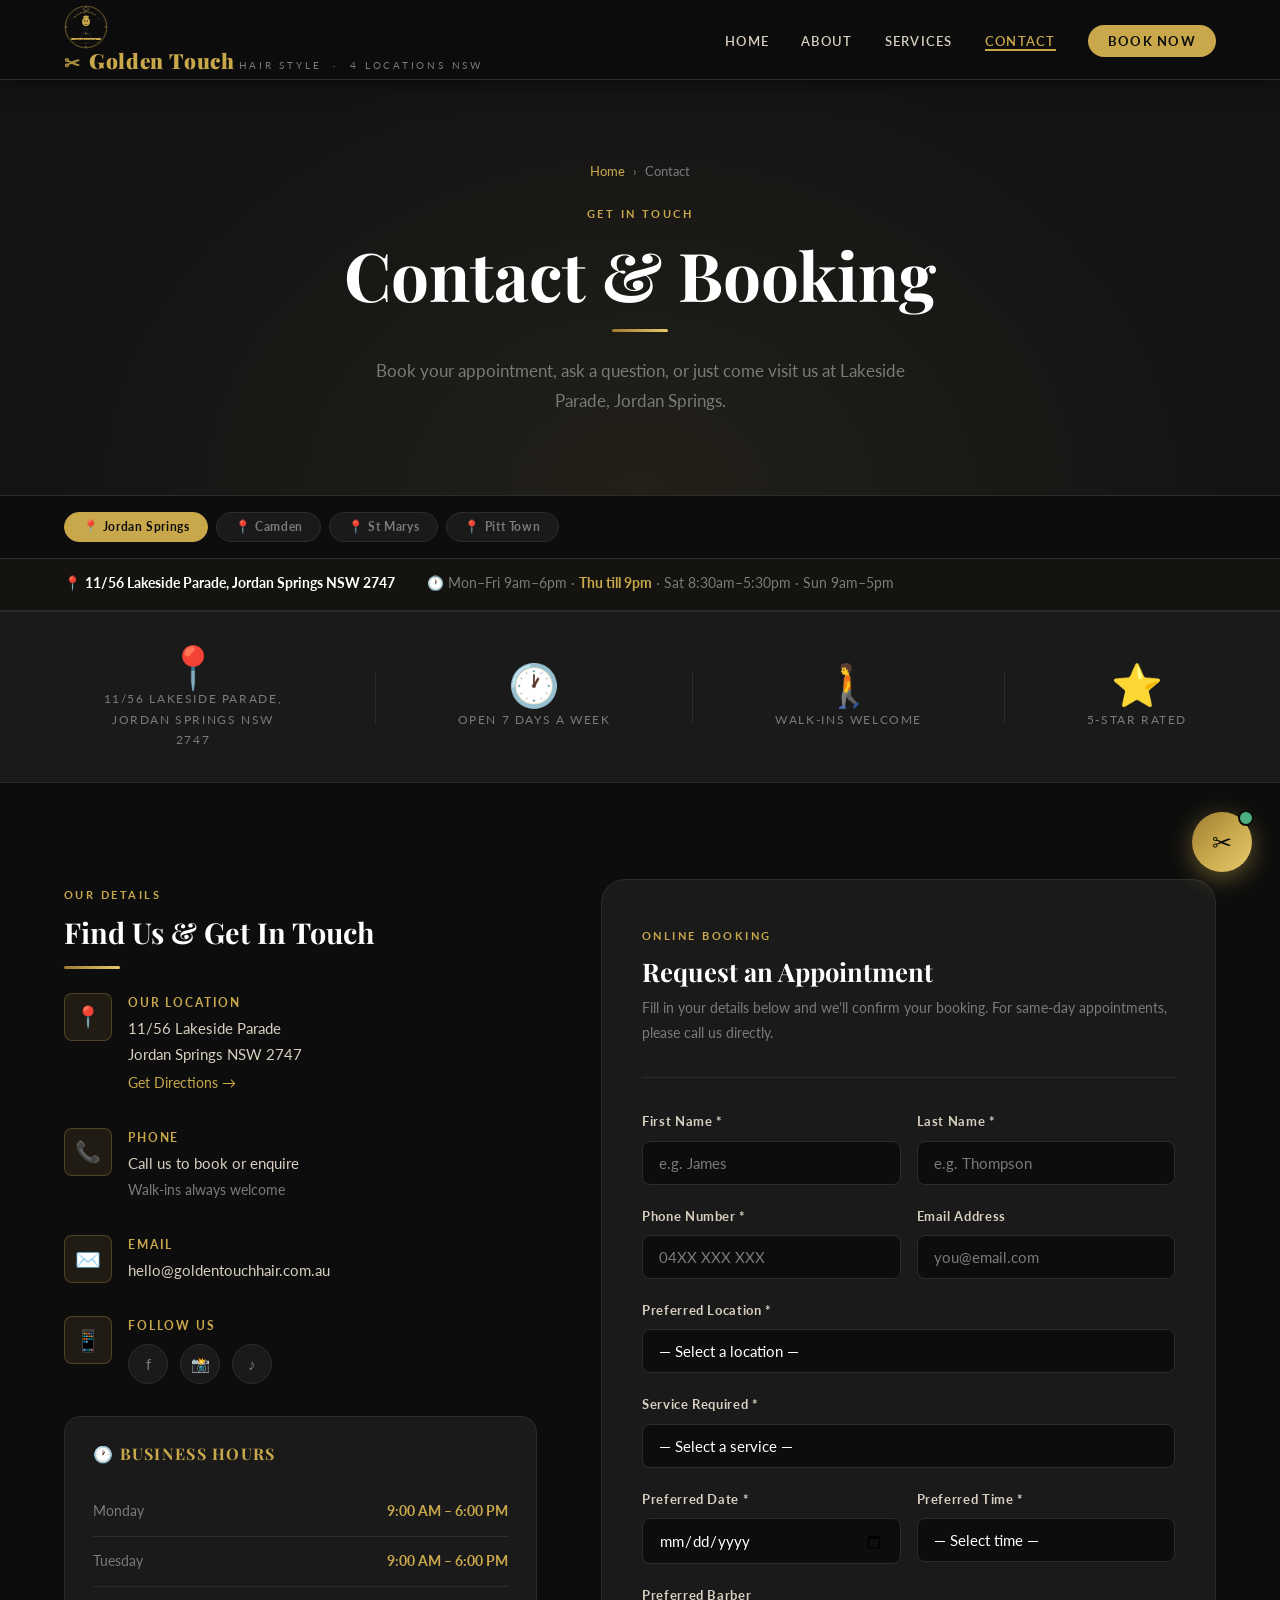
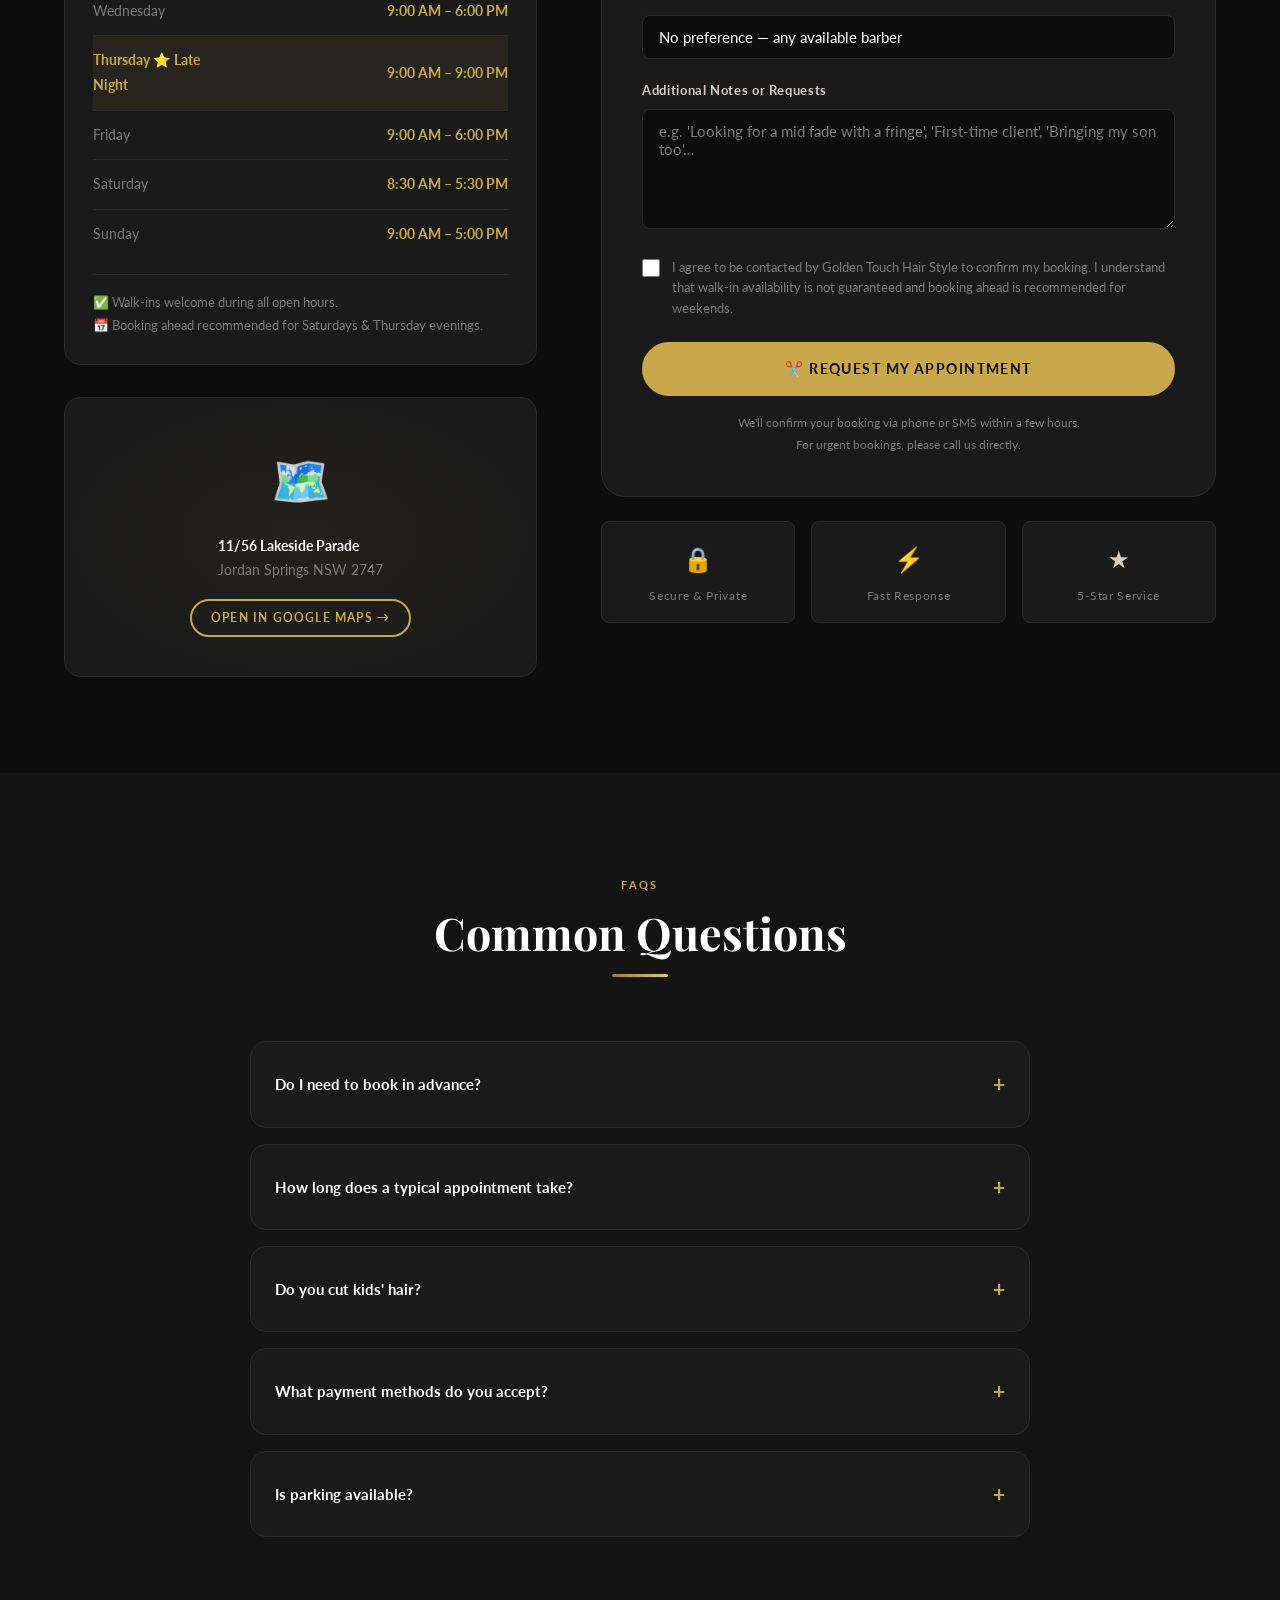
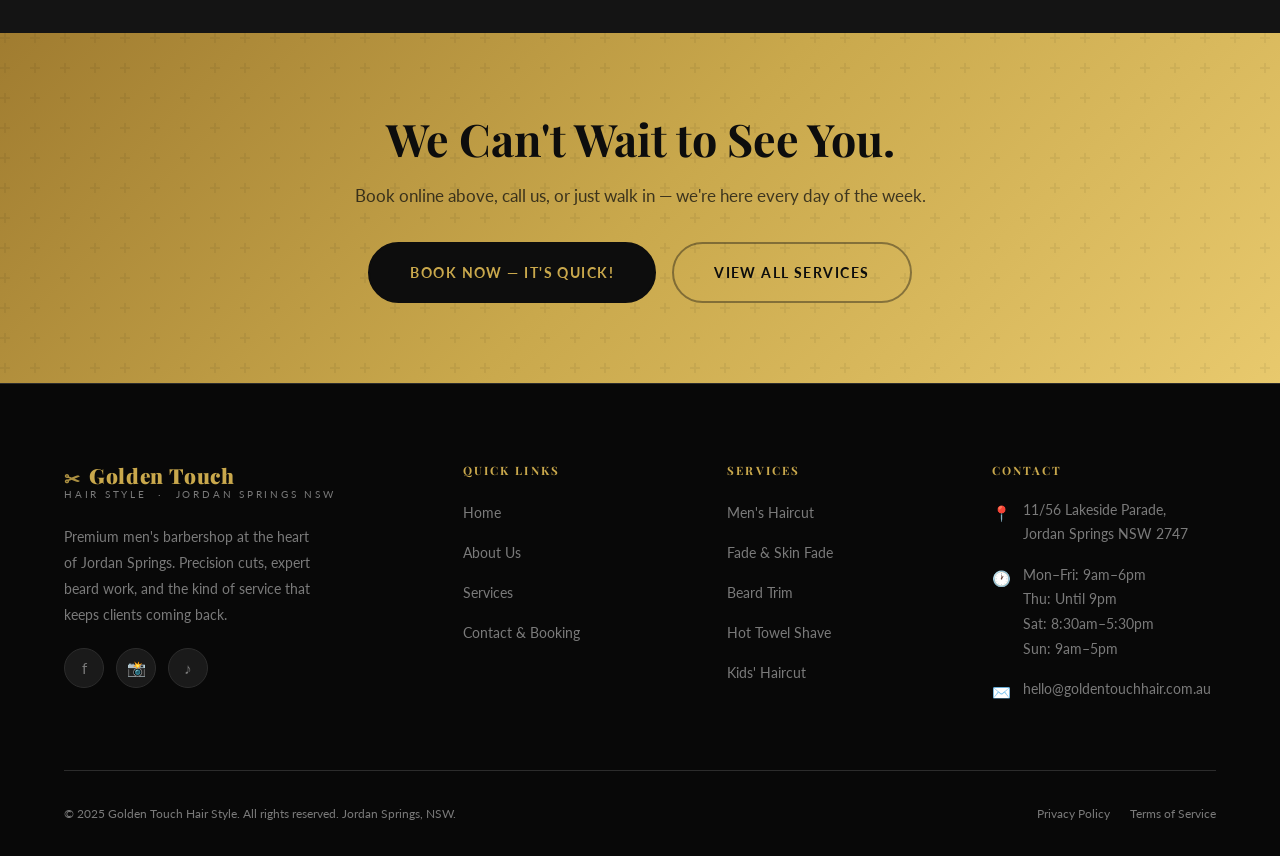
<file: golden-touch-website/contact.html>
<!DOCTYPE html>
<html lang="en">
<head>
  <meta charset="UTF-8" />
  <meta name="viewport" content="width=device-width, initial-scale=1.0" />
  <meta name="description" content="Contact Golden Touch Hair Style in Jordan Springs NSW. Book a haircut, find our location, check business hours, or send us a message." />
  <title>Contact &amp; Booking | Golden Touch Hair Style — Jordan Springs NSW</title>

  <link rel="preconnect" href="https://fonts.googleapis.com" />
  <link rel="preconnect" href="https://fonts.gstatic.com" crossorigin />
  <link href="https://fonts.googleapis.com/css2?family=Playfair+Display:ital,wght@0,400;0,700;0,900;1,400;1,700&family=Lato:wght@300;400;700;900&display=swap" rel="stylesheet" />

  <link rel="stylesheet" href="styles.css" />
</head>
<body>

  <!-- ═══════════════════════════════════════════════════════
       NAVIGATION
  ═══════════════════════════════════════════════════════ -->
  <nav class="navbar solid" id="navbar">
    <div class="nav-wrap">
      <a href="index.html" class="nav-logo">
        <img src="logo.svg" alt="Golden Touch logo" style="width:44px;height:44px;border-radius:50%;flex-shrink:0;" />
        <div>
          <span class="nav-logo-main"><span class="logo-mark">✂</span> Golden Touch</span>
          <span class="nav-logo-sub">Hair Style &nbsp;·&nbsp; 4 Locations NSW</span>
        </div>
      </a>
      <button class="nav-toggle" id="navToggle" aria-label="Toggle navigation">
        <span></span><span></span><span></span>
      </button>
      <ul class="nav-links" id="navLinks">
        <li><a href="index.html">Home</a></li>
        <li><a href="about.html">About</a></li>
        <li><a href="services.html">Services</a></li>
        <li><a href="contact.html" class="active">Contact</a></li>
        <li><a href="contact.html" class="nav-cta">Book Now</a></li>
      </ul>
    </div>
  </nav>


  <!-- ═══════════════════════════════════════════════════════
       PAGE HERO
  ═══════════════════════════════════════════════════════ -->
  <section class="page-hero">
    <div class="container">
      <div class="breadcrumb">
        <a href="index.html">Home</a>
        <span>›</span>
        <span>Contact</span>
      </div>
      <span class="section-label">Get In Touch</span>
      <h1>Contact &amp; Booking</h1>
      <div class="divider center"></div>
      <p>Book your appointment, ask a question, or just come visit us at Lakeside Parade, Jordan Springs.</p>
    </div>
  </section>


  <!-- ═══════════════════════════════════════════════════════
       LOCATION TABS
  ═══════════════════════════════════════════════════════ -->
  <div style="background: var(--clr-bg); border-bottom: 1px solid var(--clr-border); padding: 1rem 0; position: sticky; top: var(--nav-h); z-index: 100;">
    <div class="container">
      <div style="display: flex; gap: .5rem; flex-wrap: wrap;">
        <button class="loc-tab active" data-loc="jordan" onclick="switchLoc('jordan', this)">📍 Jordan Springs</button>
        <button class="loc-tab" data-loc="camden" onclick="switchLoc('camden', this)">📍 Camden</button>
        <button class="loc-tab" data-loc="stmarys" onclick="switchLoc('stmarys', this)">📍 St Marys</button>
        <button class="loc-tab" data-loc="pitttown" onclick="switchLoc('pitttown', this)">📍 Pitt Town</button>
      </div>
    </div>
  </div>
  <style>
    .loc-tab {
      background: var(--clr-surface); border: 1px solid var(--clr-border);
      border-radius: var(--r-pill); padding: .4rem 1.1rem;
      font-size: .78rem; font-weight: 700; color: var(--clr-muted);
      cursor: pointer; transition: var(--ease); font-family: var(--ff-body);
      letter-spacing: .05em;
    }
    .loc-tab:hover  { border-color: var(--clr-gold); color: var(--clr-gold); }
    .loc-tab.active { background: var(--clr-gold); border-color: var(--clr-gold); color: var(--clr-bg); }
  </style>

  <!-- Location info blocks (toggle with JS) -->
  <div id="loc-jordan" class="loc-info-block" style="background: rgba(201,168,76,.04); border-bottom: 1px solid var(--clr-border); padding: .85rem 0;">
    <div class="container" style="display:flex; gap: 2rem; flex-wrap: wrap; font-size:.85rem; color: var(--clr-muted);">
      <span>📍 <strong style="color:var(--clr-white);">11/56 Lakeside Parade, Jordan Springs NSW 2747</strong></span>
      <span>🕐 Mon–Fri 9am–6pm · <strong style="color:var(--clr-gold);">Thu till 9pm</strong> · Sat 8:30am–5:30pm · Sun 9am–5pm</span>
    </div>
  </div>
  <div id="loc-camden" class="loc-info-block" style="display:none; background: rgba(201,168,76,.04); border-bottom: 1px solid var(--clr-border); padding: .85rem 0;">
    <div class="container" style="display:flex; gap: 2rem; flex-wrap: wrap; font-size:.85rem; color: var(--clr-muted);">
      <span>📍 <strong style="color:var(--clr-white);">106 Argyle St, Camden NSW 2570</strong></span>
      <span>🕐 Mon–Fri 9am–6pm · Sat 8:30am–5pm · Sun Closed</span>
    </div>
  </div>
  <div id="loc-stmarys" class="loc-info-block" style="display:none; background: rgba(201,168,76,.04); border-bottom: 1px solid var(--clr-border); padding: .85rem 0;">
    <div class="container" style="display:flex; gap: 2rem; flex-wrap: wrap; font-size:.85rem; color: var(--clr-muted);">
      <span>📍 <strong style="color:var(--clr-white);">St Marys Village Shopping Centre, St Marys NSW 2760</strong></span>
      <span>🕐 Mon–Fri 9am–6pm · Sat 9am–5pm</span>
    </div>
  </div>
  <div id="loc-pitttown" class="loc-info-block" style="display:none; background: rgba(201,168,76,.04); border-bottom: 1px solid var(--clr-border); padding: .85rem 0;">
    <div class="container" style="display:flex; gap: 2rem; flex-wrap: wrap; font-size:.85rem; color: var(--clr-muted);">
      <span>📍 <strong style="color:var(--clr-white);">Pitt Town, Hawkesbury NSW</strong></span>
      <span>🕐 Mon–Fri 9am–6pm · Sat 9am–5pm</span>
    </div>
  </div>


  <!-- ═══════════════════════════════════════════════════════
       QUICK INFO STRIP
  ═══════════════════════════════════════════════════════ -->
  <div class="stats-bar">
    <div class="container">
      <div class="stats-row">

        <div class="stat-item">
          <span class="stat-num">📍</span>
          <span class="stat-lbl" style="max-width: 200px; display: block;">11/56 Lakeside Parade,<br>Jordan Springs NSW 2747</span>
        </div>

        <div class="stat-sep"></div>

        <div class="stat-item">
          <span class="stat-num">🕐</span>
          <span class="stat-lbl">Open 7 Days a Week</span>
        </div>

        <div class="stat-sep"></div>

        <div class="stat-item">
          <span class="stat-num">🚶</span>
          <span class="stat-lbl">Walk-ins Welcome</span>
        </div>

        <div class="stat-sep"></div>

        <div class="stat-item">
          <span class="stat-num">⭐</span>
          <span class="stat-lbl">5-Star Rated</span>
        </div>

      </div>
    </div>
  </div>


  <!-- ═══════════════════════════════════════════════════════
       CONTACT SECTION
  ═══════════════════════════════════════════════════════ -->
  <section class="section">
    <div class="container">
      <div class="contact-grid">

        <!-- ── LEFT: Info & Hours ── -->
        <div>
          <span class="section-label">Our Details</span>
          <h2 class="section-title" style="font-size: 1.8rem;">Find Us &amp; Get In Touch</h2>
          <div class="divider"></div>

          <!-- Address -->
          <div class="info-item">
            <div class="info-ico">📍</div>
            <div>
              <div class="info-lbl">Our Location</div>
              <div class="info-val">
                11/56 Lakeside Parade<br>
                Jordan Springs NSW 2747<br>
                <a href="https://maps.google.com/?q=Golden+Touch+Hair+Style+Jordan+Springs" target="_blank" rel="noopener" style="color: var(--clr-gold); font-size: .85rem; margin-top: 4px; display: inline-block;">
                  Get Directions →
                </a>
              </div>
            </div>
          </div>

          <!-- Phone -->
          <div class="info-item">
            <div class="info-ico">📞</div>
            <div>
              <div class="info-lbl">Phone</div>
              <div class="info-val">
                <a href="tel:+61XXXXXXXX" style="color: var(--clr-text);">Call us to book or enquire</a><br>
                <span style="color: var(--clr-muted); font-size: .85rem;">Walk-ins always welcome</span>
              </div>
            </div>
          </div>

          <!-- Email -->
          <div class="info-item">
            <div class="info-ico">✉️</div>
            <div>
              <div class="info-lbl">Email</div>
              <div class="info-val">
                <a href="mailto:hello@goldentouchhair.com.au" style="color: var(--clr-text);">hello@goldentouchhair.com.au</a>
              </div>
            </div>
          </div>

          <!-- Social -->
          <div class="info-item">
            <div class="info-ico">📱</div>
            <div>
              <div class="info-lbl">Follow Us</div>
              <div class="info-val" style="display: flex; gap: .75rem; margin-top: .5rem;">
                <a href="#" class="social-btn" aria-label="Facebook">f</a>
                <a href="#" class="social-btn" aria-label="Instagram">📸</a>
                <a href="#" class="social-btn" aria-label="TikTok">♪</a>
              </div>
            </div>
          </div>

          <!-- Business Hours -->
          <div style="background: var(--clr-surface); border: 1px solid var(--clr-border); border-radius: var(--r-lg); padding: 1.75rem; margin-top: .5rem;">
            <h4 style="color: var(--clr-gold); margin-bottom: 0; font-size: 1rem; letter-spacing: .08em; text-transform: uppercase;">
              🕐 Business Hours
            </h4>

            <table class="hours-tbl">
              <tbody>
                <tr>
                  <td>Monday</td>
                  <td class="open">9:00 AM – 6:00 PM</td>
                </tr>
                <tr>
                  <td>Tuesday</td>
                  <td class="open">9:00 AM – 6:00 PM</td>
                </tr>
                <tr>
                  <td>Wednesday</td>
                  <td class="open">9:00 AM – 6:00 PM</td>
                </tr>
                <tr style="background: rgba(201,168,76,.08);">
                  <td style="color: var(--clr-gold) !important; font-weight: 700;">Thursday ⭐ Late Night</td>
                  <td class="open">9:00 AM – 9:00 PM</td>
                </tr>
                <tr>
                  <td>Friday</td>
                  <td class="open">9:00 AM – 6:00 PM</td>
                </tr>
                <tr>
                  <td>Saturday</td>
                  <td class="open">8:30 AM – 5:30 PM</td>
                </tr>
                <tr>
                  <td>Sunday</td>
                  <td class="open">9:00 AM – 5:00 PM</td>
                </tr>
              </tbody>
            </table>

            <p style="color: var(--clr-muted); font-size: .8rem; margin-top: 1rem; margin-bottom: 0; padding-top: 1rem; border-top: 1px solid var(--clr-border);">
              ✅ Walk-ins welcome during all open hours.<br>
              📅 Booking ahead recommended for Saturdays &amp; Thursday evenings.
            </p>
          </div>

          <!-- Map Placeholder -->
          <div class="map-box">
            <span class="map-icon">🗺️</span>
            <p><strong style="color: var(--clr-white);">11/56 Lakeside Parade</strong><br>Jordan Springs NSW 2747</p>
            <a href="https://maps.google.com/?q=11/56+Lakeside+Parade+Jordan+Springs+NSW" target="_blank" rel="noopener" class="btn btn-outline" style="margin-top: 1rem; font-size: .75rem; padding: .4rem 1.2rem;">
              Open in Google Maps →
            </a>
          </div>

        </div>


        <!-- ── RIGHT: Booking Form ── -->
        <div>
          <div class="contact-form">

            <div style="margin-bottom: 2rem; padding-bottom: 2rem; border-bottom: 1px solid var(--clr-border);">
              <span class="section-label">Online Booking</span>
              <h3 style="margin-bottom: .5rem;">Request an Appointment</h3>
              <p style="color: var(--clr-muted); font-size: .9rem; margin: 0;">
                Fill in your details below and we'll confirm your booking. For same-day
                appointments, please call us directly.
              </p>
            </div>

            <!-- netlify attribute makes Netlify capture all form submissions automatically -->
            <form id="bookingForm" name="golden-touch-booking" method="POST" data-netlify="true" onsubmit="handleSubmit(event)" novalidate>
              <input type="hidden" name="form-name" value="golden-touch-booking" />

              <div class="form-row">
                <div class="form-group">
                  <label class="form-label" for="firstName">First Name *</label>
                  <input type="text" id="firstName" name="firstName" class="form-ctrl" placeholder="e.g. James" required />
                </div>
                <div class="form-group">
                  <label class="form-label" for="lastName">Last Name *</label>
                  <input type="text" id="lastName" name="lastName" class="form-ctrl" placeholder="e.g. Thompson" required />
                </div>
              </div>

              <div class="form-row">
                <div class="form-group">
                  <label class="form-label" for="phone">Phone Number *</label>
                  <input type="tel" id="phone" name="phone" class="form-ctrl" placeholder="04XX XXX XXX" required />
                </div>
                <div class="form-group">
                  <label class="form-label" for="email">Email Address</label>
                  <input type="email" id="email" name="email" class="form-ctrl" placeholder="you@email.com" />
                </div>
              </div>

              <div class="form-group">
                <label class="form-label" for="location">Preferred Location *</label>
                <select id="location" name="location" class="form-ctrl" required>
                  <option value="" disabled selected>— Select a location —</option>
                  <option value="jordan-springs">Jordan Springs — 11/56 Lakeside Parade</option>
                  <option value="camden">Camden — 106 Argyle St</option>
                  <option value="st-marys">St Marys — Village Shopping Centre</option>
                  <option value="pitt-town">Pitt Town — Hawkesbury</option>
                </select>
              </div>

              <div class="form-group">
                <label class="form-label" for="service">Service Required *</label>
                <select id="service" name="service" class="form-ctrl" required>
                  <option value="" disabled selected>— Select a service —</option>
                  <option value="mens-haircut">Men's Haircut (from $35)</option>
                  <option value="fade">Fade / Skin Fade (from $40)</option>
                  <option value="scissor-cut">Scissor Cut &amp; Style (from $40)</option>
                  <option value="beard-trim">Beard Trim &amp; Shape (from $20)</option>
                  <option value="hair-beard-combo">Hair &amp; Beard Combo (from $55)</option>
                  <option value="hot-towel-shave">Hot Towel Shave (from $45)</option>
                  <option value="head-shave">Head Shave (from $30)</option>
                  <option value="kids-haircut">Kids' Haircut (from $25)</option>
                  <option value="vip-package">VIP Package (from $90)</option>
                  <option value="not-sure">Not sure — I'll discuss on the day</option>
                </select>
              </div>

              <div class="form-row">
                <div class="form-group">
                  <label class="form-label" for="prefDate">Preferred Date *</label>
                  <input type="date" id="prefDate" name="prefDate" class="form-ctrl" required />
                </div>
                <div class="form-group">
                  <label class="form-label" for="prefTime">Preferred Time *</label>
                  <select id="prefTime" name="prefTime" class="form-ctrl" required>
                    <option value="" disabled selected>— Select time —</option>
                    <option value="9:00">9:00 AM</option>
                    <option value="9:30">9:30 AM</option>
                    <option value="10:00">10:00 AM</option>
                    <option value="10:30">10:30 AM</option>
                    <option value="11:00">11:00 AM</option>
                    <option value="11:30">11:30 AM</option>
                    <option value="12:00">12:00 PM</option>
                    <option value="12:30">12:30 PM</option>
                    <option value="13:00">1:00 PM</option>
                    <option value="13:30">1:30 PM</option>
                    <option value="14:00">2:00 PM</option>
                    <option value="14:30">2:30 PM</option>
                    <option value="15:00">3:00 PM</option>
                    <option value="15:30">3:30 PM</option>
                    <option value="16:00">4:00 PM</option>
                    <option value="16:30">4:30 PM</option>
                    <option value="17:00">5:00 PM</option>
                    <option value="17:30">5:30 PM</option>
                    <option value="18:00">6:00 PM (Mon–Fri only)</option>
                    <option value="18:30">6:30 PM (Thu only)</option>
                    <option value="19:00">7:00 PM (Thu only)</option>
                    <option value="19:30">7:30 PM (Thu only)</option>
                    <option value="20:00">8:00 PM (Thu only)</option>
                  </select>
                </div>
              </div>

              <div class="form-group">
                <label class="form-label" for="barber">Preferred Barber</label>
                <select id="barber" name="barber" class="form-ctrl">
                  <option value="" selected>No preference — any available barber</option>
                  <option value="head">Head Barber (Founder)</option>
                  <option value="senior">Senior Barber (Scissor Specialist)</option>
                  <option value="junior">Barber (Fade Specialist)</option>
                </select>
              </div>

              <div class="form-group">
                <label class="form-label" for="message">Additional Notes or Requests</label>
                <textarea id="message" name="message" class="form-ctrl" rows="3" placeholder="e.g. 'Looking for a mid fade with a fringe', 'First-time client', 'Bringing my son too'…"></textarea>
              </div>

              <!-- Consent -->
              <div class="form-group" style="display: flex; align-items: flex-start; gap: .75rem; margin-bottom: 1.5rem;">
                <input type="checkbox" id="consent" name="consent" required style="width: 18px; height: 18px; margin-top: 2px; accent-color: var(--clr-gold); flex-shrink: 0; cursor: pointer;" />
                <label for="consent" style="font-size: .8rem; color: var(--clr-muted); cursor: pointer; line-height: 1.6;">
                  I agree to be contacted by Golden Touch Hair Style to confirm my booking.
                  I understand that walk-in availability is not guaranteed and booking ahead is recommended for weekends.
                </label>
              </div>

              <button type="submit" class="btn btn-primary" style="width: 100%; justify-content: center; font-size: .9rem; padding: 1rem;">
                ✂️ Request My Appointment
              </button>

              <p style="text-align: center; color: var(--clr-muted); font-size: .78rem; margin-top: 1rem; margin-bottom: 0;">
                We'll confirm your booking via phone or SMS within a few hours.<br>
                For urgent bookings, please call us directly.
              </p>

            </form>

            <!-- Success message (hidden) -->
            <div id="successMsg" style="display: none; text-align: center; padding: 3rem 2rem;">
              <span style="font-size: 3.5rem; display: block; margin-bottom: 1.5rem;">✅</span>
              <h3 style="color: var(--clr-gold); margin-bottom: 1rem;">Booking Request Received!</h3>
              <p style="color: var(--clr-text);">
                Thanks — we'll be in touch shortly to confirm your appointment.<br>
                See you at Golden Touch!
              </p>
              <a href="index.html" class="btn btn-outline" style="margin-top: 1.5rem;">Back to Home</a>
            </div>

          </div>

          <!-- Trust badges under form -->
          <div style="display: grid; grid-template-columns: repeat(3, 1fr); gap: 1rem; margin-top: 1.5rem;">
            <div style="background: var(--clr-surface); border: 1px solid var(--clr-border); border-radius: var(--r-md); padding: 1rem; text-align: center;">
              <span style="font-size: 1.5rem; display: block; margin-bottom: .35rem;">🔒</span>
              <span style="font-size: .72rem; color: var(--clr-muted); display: block; letter-spacing: .06em;">Secure &amp; Private</span>
            </div>
            <div style="background: var(--clr-surface); border: 1px solid var(--clr-border); border-radius: var(--r-md); padding: 1rem; text-align: center;">
              <span style="font-size: 1.5rem; display: block; margin-bottom: .35rem;">⚡</span>
              <span style="font-size: .72rem; color: var(--clr-muted); display: block; letter-spacing: .06em;">Fast Response</span>
            </div>
            <div style="background: var(--clr-surface); border: 1px solid var(--clr-border); border-radius: var(--r-md); padding: 1rem; text-align: center;">
              <span style="font-size: 1.5rem; display: block; margin-bottom: .35rem;">★</span>
              <span style="font-size: .72rem; color: var(--clr-muted); display: block; letter-spacing: .06em;">5-Star Service</span>
            </div>
          </div>
        </div>

      </div>
    </div>
  </section>


  <!-- ═══════════════════════════════════════════════════════
       FAQ STRIP
  ═══════════════════════════════════════════════════════ -->
  <section class="section section-alt">
    <div class="container">

      <div class="section-header center">
        <span class="section-label">FAQs</span>
        <h2 class="section-title">Common Questions</h2>
        <div class="divider center"></div>
      </div>

      <div style="max-width: 780px; margin: 0 auto; display: flex; flex-direction: column; gap: 1rem;">

        <details style="background: var(--clr-surface); border: 1px solid var(--clr-border); border-radius: var(--r-lg); padding: 1.5rem; cursor: pointer;">
          <summary style="font-weight: 700; color: var(--clr-white); font-size: .95rem; list-style: none; display: flex; justify-content: space-between; align-items: center;">
            Do I need to book in advance?
            <span style="color: var(--clr-gold); font-size: 1.3rem; flex-shrink: 0;">+</span>
          </summary>
          <p style="color: var(--clr-muted); font-size: .9rem; margin-top: 1rem; margin-bottom: 0;">
            Walk-ins are always welcome and we do our best to fit you in. However, we recommend
            booking ahead for Saturdays and Thursday late nights, as these are our busiest times.
            Online booking is available 24/7 through this page.
          </p>
        </details>

        <details style="background: var(--clr-surface); border: 1px solid var(--clr-border); border-radius: var(--r-lg); padding: 1.5rem; cursor: pointer;">
          <summary style="font-weight: 700; color: var(--clr-white); font-size: .95rem; list-style: none; display: flex; justify-content: space-between; align-items: center;">
            How long does a typical appointment take?
            <span style="color: var(--clr-gold); font-size: 1.3rem; flex-shrink: 0;">+</span>
          </summary>
          <p style="color: var(--clr-muted); font-size: .9rem; margin-top: 1rem; margin-bottom: 0;">
            A standard men's haircut takes 30–45 minutes. A fade takes 40–55 minutes.
            Beard trims are 20–30 minutes. Our VIP package runs 80–100 minutes.
            Exact times can vary based on hair length and complexity.
          </p>
        </details>

        <details style="background: var(--clr-surface); border: 1px solid var(--clr-border); border-radius: var(--r-lg); padding: 1.5rem; cursor: pointer;">
          <summary style="font-weight: 700; color: var(--clr-white); font-size: .95rem; list-style: none; display: flex; justify-content: space-between; align-items: center;">
            Do you cut kids' hair?
            <span style="color: var(--clr-gold); font-size: 1.3rem; flex-shrink: 0;">+</span>
          </summary>
          <p style="color: var(--clr-muted); font-size: .9rem; margin-top: 1rem; margin-bottom: 0;">
            Absolutely! Kids' haircuts start from $25 and our barbers are experienced at
            making young clients feel relaxed and comfortable. We welcome boys of all ages,
            including first-timers.
          </p>
        </details>

        <details style="background: var(--clr-surface); border: 1px solid var(--clr-border); border-radius: var(--r-lg); padding: 1.5rem; cursor: pointer;">
          <summary style="font-weight: 700; color: var(--clr-white); font-size: .95rem; list-style: none; display: flex; justify-content: space-between; align-items: center;">
            What payment methods do you accept?
            <span style="color: var(--clr-gold); font-size: 1.3rem; flex-shrink: 0;">+</span>
          </summary>
          <p style="color: var(--clr-muted); font-size: .9rem; margin-top: 1rem; margin-bottom: 0;">
            We accept cash, card (EFTPOS / tap), and most digital payment options.
            There are no surcharges for card payments.
          </p>
        </details>

        <details style="background: var(--clr-surface); border: 1px solid var(--clr-border); border-radius: var(--r-lg); padding: 1.5rem; cursor: pointer;">
          <summary style="font-weight: 700; color: var(--clr-white); font-size: .95rem; list-style: none; display: flex; justify-content: space-between; align-items: center;">
            Is parking available?
            <span style="color: var(--clr-gold); font-size: 1.3rem; flex-shrink: 0;">+</span>
          </summary>
          <p style="color: var(--clr-muted); font-size: .9rem; margin-top: 1rem; margin-bottom: 0;">
            Yes — there is ample free parking directly outside our shop at Lakeside Parade,
            Jordan Springs. We're easy to find and accessible for everyone.
          </p>
        </details>

      </div>

    </div>
  </section>


  <!-- ═══════════════════════════════════════════════════════
       CTA BANNER
  ═══════════════════════════════════════════════════════ -->
  <div class="cta-banner">
    <div class="container">
      <h2>We Can't Wait to See You.</h2>
      <p>Book online above, call us, or just walk in — we're here every day of the week.</p>
      <div class="cta-banner-btns">
        <a href="#bookingForm" class="btn btn-dark btn-lg">Book Now — It's Quick!</a>
        <a href="services.html" class="btn btn-outline btn-lg" style="border-color: rgba(13,13,13,.4); color: var(--clr-bg);">View All Services</a>
      </div>
    </div>
  </div>


  <!-- ═══════════════════════════════════════════════════════
       FOOTER
  ═══════════════════════════════════════════════════════ -->
  <footer class="footer">
    <div class="container">
      <div class="footer-grid">
        <div>
          <a href="index.html" class="nav-logo" style="margin-bottom: .5rem; display: inline-flex;">
            <span class="nav-logo-main" style="font-size: 1.35rem;"><span class="logo-mark">✂</span> Golden Touch</span>
            <span class="nav-logo-sub">Hair Style &nbsp;·&nbsp; Jordan Springs NSW</span>
          </a>
          <p class="footer-desc">
            Premium men's barbershop at the heart of Jordan Springs. Precision cuts,
            expert beard work, and the kind of service that keeps clients coming back.
          </p>
          <div class="social-row">
            <a href="#" class="social-btn" aria-label="Facebook">f</a>
            <a href="#" class="social-btn" aria-label="Instagram">📸</a>
            <a href="#" class="social-btn" aria-label="TikTok">♪</a>
          </div>
        </div>
        <div>
          <h5 class="footer-head">Quick Links</h5>
          <ul class="footer-links">
            <li><a href="index.html">Home</a></li>
            <li><a href="about.html">About Us</a></li>
            <li><a href="services.html">Services</a></li>
            <li><a href="contact.html">Contact &amp; Booking</a></li>
          </ul>
        </div>
        <div>
          <h5 class="footer-head">Services</h5>
          <ul class="footer-links">
            <li><a href="services.html">Men's Haircut</a></li>
            <li><a href="services.html">Fade &amp; Skin Fade</a></li>
            <li><a href="services.html">Beard Trim</a></li>
            <li><a href="services.html">Hot Towel Shave</a></li>
            <li><a href="services.html">Kids' Haircut</a></li>
          </ul>
        </div>
        <div>
          <h5 class="footer-head">Contact</h5>
          <div class="f-contact-item">
            <span class="ico">📍</span>
            <span>11/56 Lakeside Parade,<br>Jordan Springs NSW 2747</span>
          </div>
          <div class="f-contact-item">
            <span class="ico">🕐</span>
            <span>Mon–Fri: 9am–6pm<br>Thu: Until 9pm<br>Sat: 8:30am–5:30pm<br>Sun: 9am–5pm</span>
          </div>
          <div class="f-contact-item">
            <span class="ico">✉️</span>
            <a href="mailto:hello@goldentouchhair.com.au" style="color: var(--clr-muted);">hello@goldentouchhair.com.au</a>
          </div>
        </div>
      </div>
      <div class="footer-bottom">
        <p>&copy; 2025 Golden Touch Hair Style. All rights reserved. Jordan Springs, NSW.</p>
        <div class="footer-btm-links">
          <a href="#">Privacy Policy</a>
          <a href="#">Terms of Service</a>
        </div>
      </div>
    </div>
  </footer>


  <script src="chatbot.js"></script>
  <!-- ── Scripts ── -->
  <script>
    /* Nav toggle */
    const toggle = document.getElementById('navToggle');
    const links  = document.getElementById('navLinks');

    toggle.addEventListener('click', () => {
      toggle.classList.toggle('open');
      links.classList.toggle('open');
    });
    links.querySelectorAll('a').forEach(a => a.addEventListener('click', () => {
      toggle.classList.remove('open');
      links.classList.remove('open');
    }));

    /* Location tab switcher */
    function switchLoc(loc, btn) {
      document.querySelectorAll('.loc-tab').forEach(t => t.classList.remove('active'));
      btn.classList.add('active');
      document.querySelectorAll('.loc-info-block').forEach(b => b.style.display = 'none');
      document.getElementById('loc-' + loc).style.display = 'block';
      /* Pre-select in the form */
      const map = { jordan: 'jordan-springs', camden: 'camden', stmarys: 'st-marys', pitttown: 'pitt-town' };
      const sel = document.getElementById('location');
      if (sel && map[loc]) sel.value = map[loc];
    }

    /* Set min date to today */
    const today = new Date().toISOString().split('T')[0];
    document.getElementById('prefDate').setAttribute('min', today);

    /* Form submission — replace with real backend / Fresha integration */
    function handleSubmit(e) {
      e.preventDefault();
      const form = document.getElementById('bookingForm');
      const msg  = document.getElementById('successMsg');

      /* Basic validation */
      const req = form.querySelectorAll('[required]');
      let valid = true;
      req.forEach(f => {
        if (!f.value.trim() || (f.type === 'checkbox' && !f.checked)) {
          f.style.borderColor = '#e55';
          valid = false;
        } else {
          f.style.borderColor = '';
        }
      });

      if (!valid) {
        form.querySelector('[required]').focus();
        return;
      }

      /* Show success */
      form.style.display = 'none';
      msg.style.display  = 'block';
    }

    /* Details expand/collapse animation for FAQ */
    document.querySelectorAll('details').forEach(det => {
      det.addEventListener('toggle', () => {
        const arrow = det.querySelector('summary span:last-child');
        if (arrow) arrow.textContent = det.open ? '−' : '+';
      });
    });
  </script>

</body>
</html>
</file>
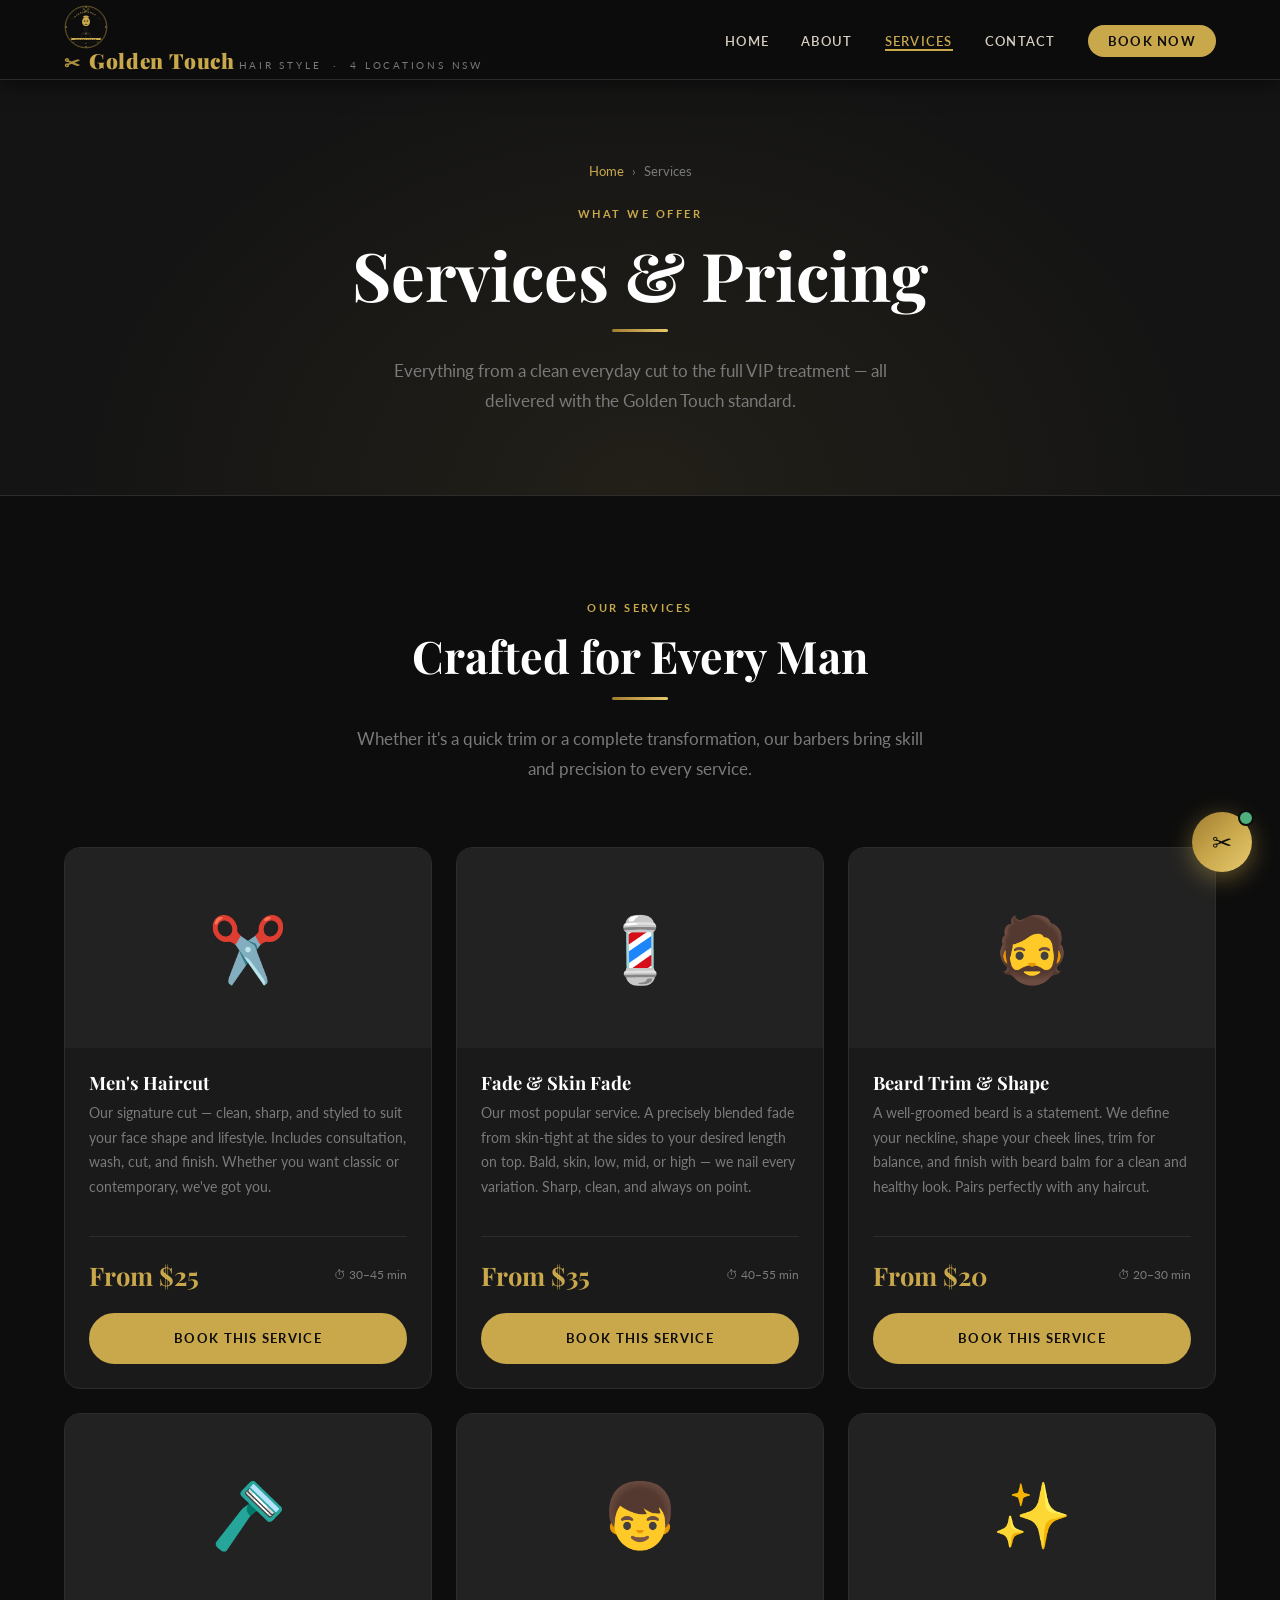
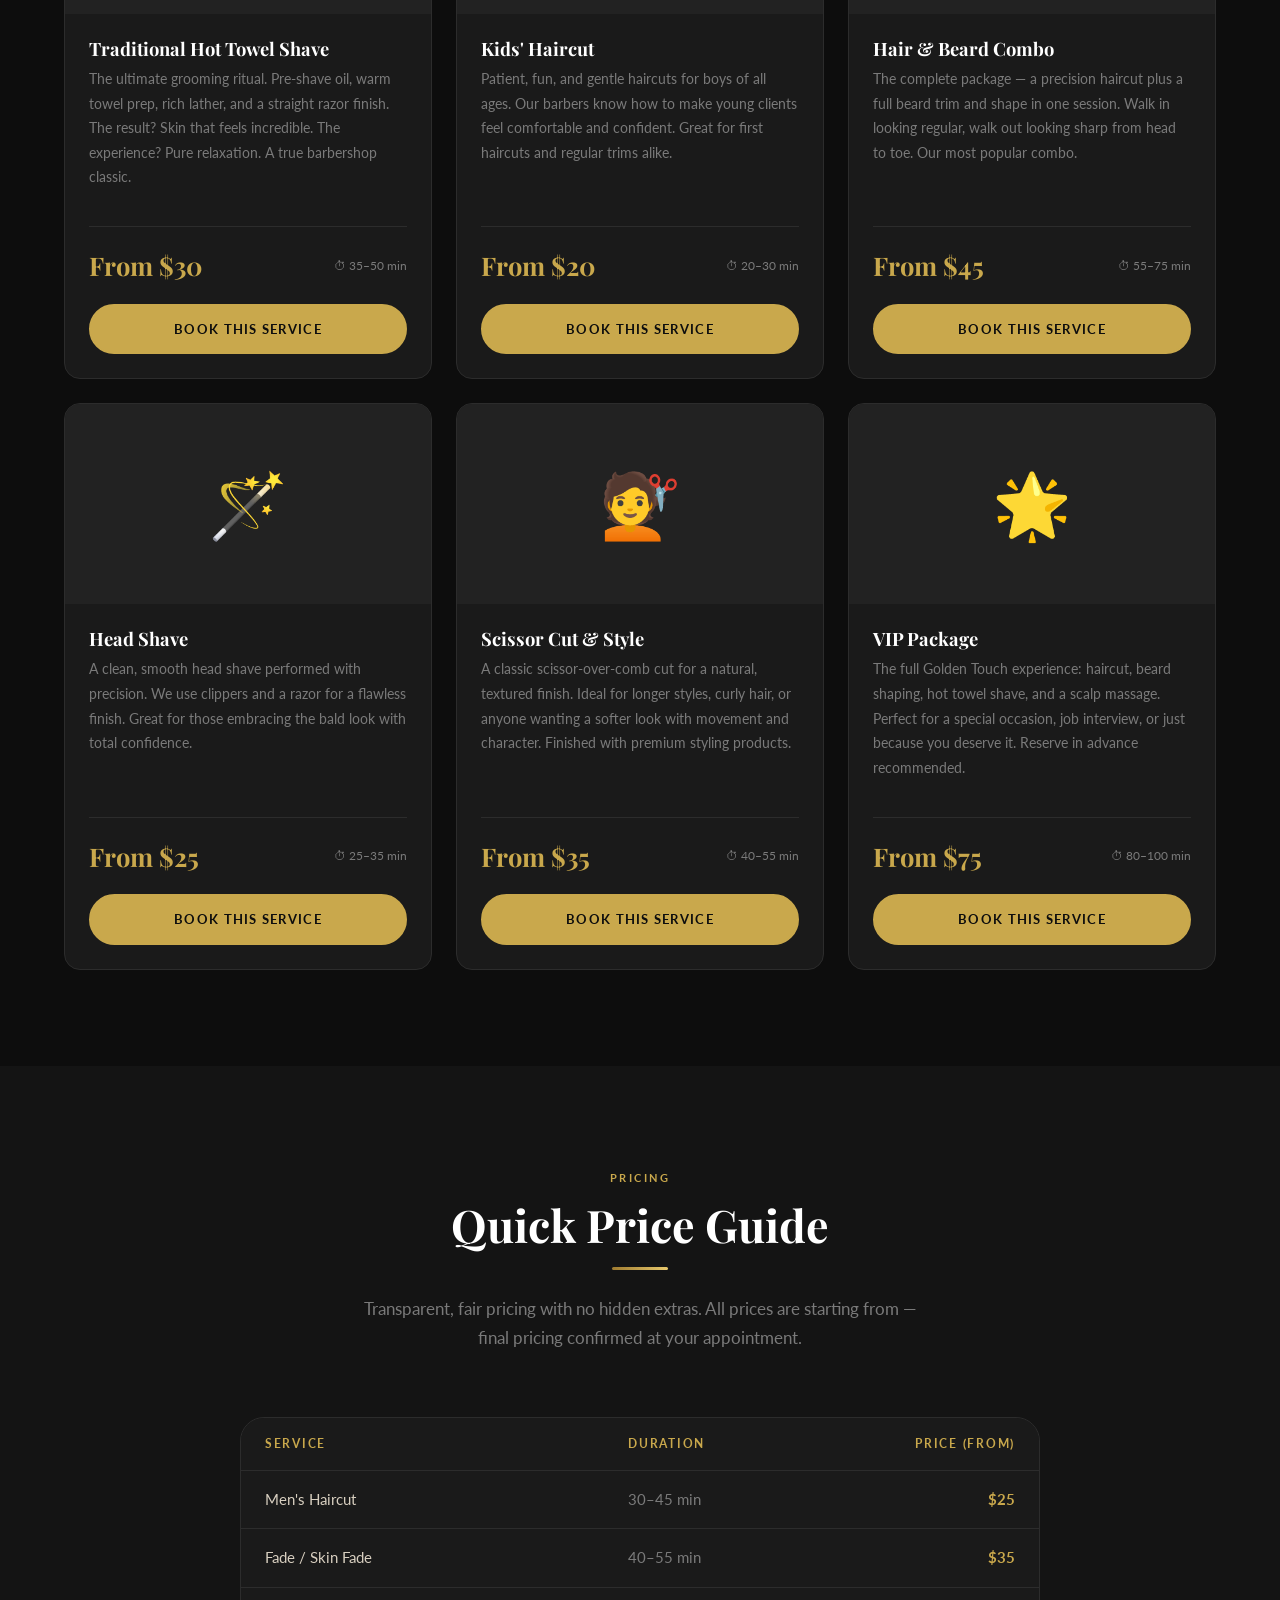
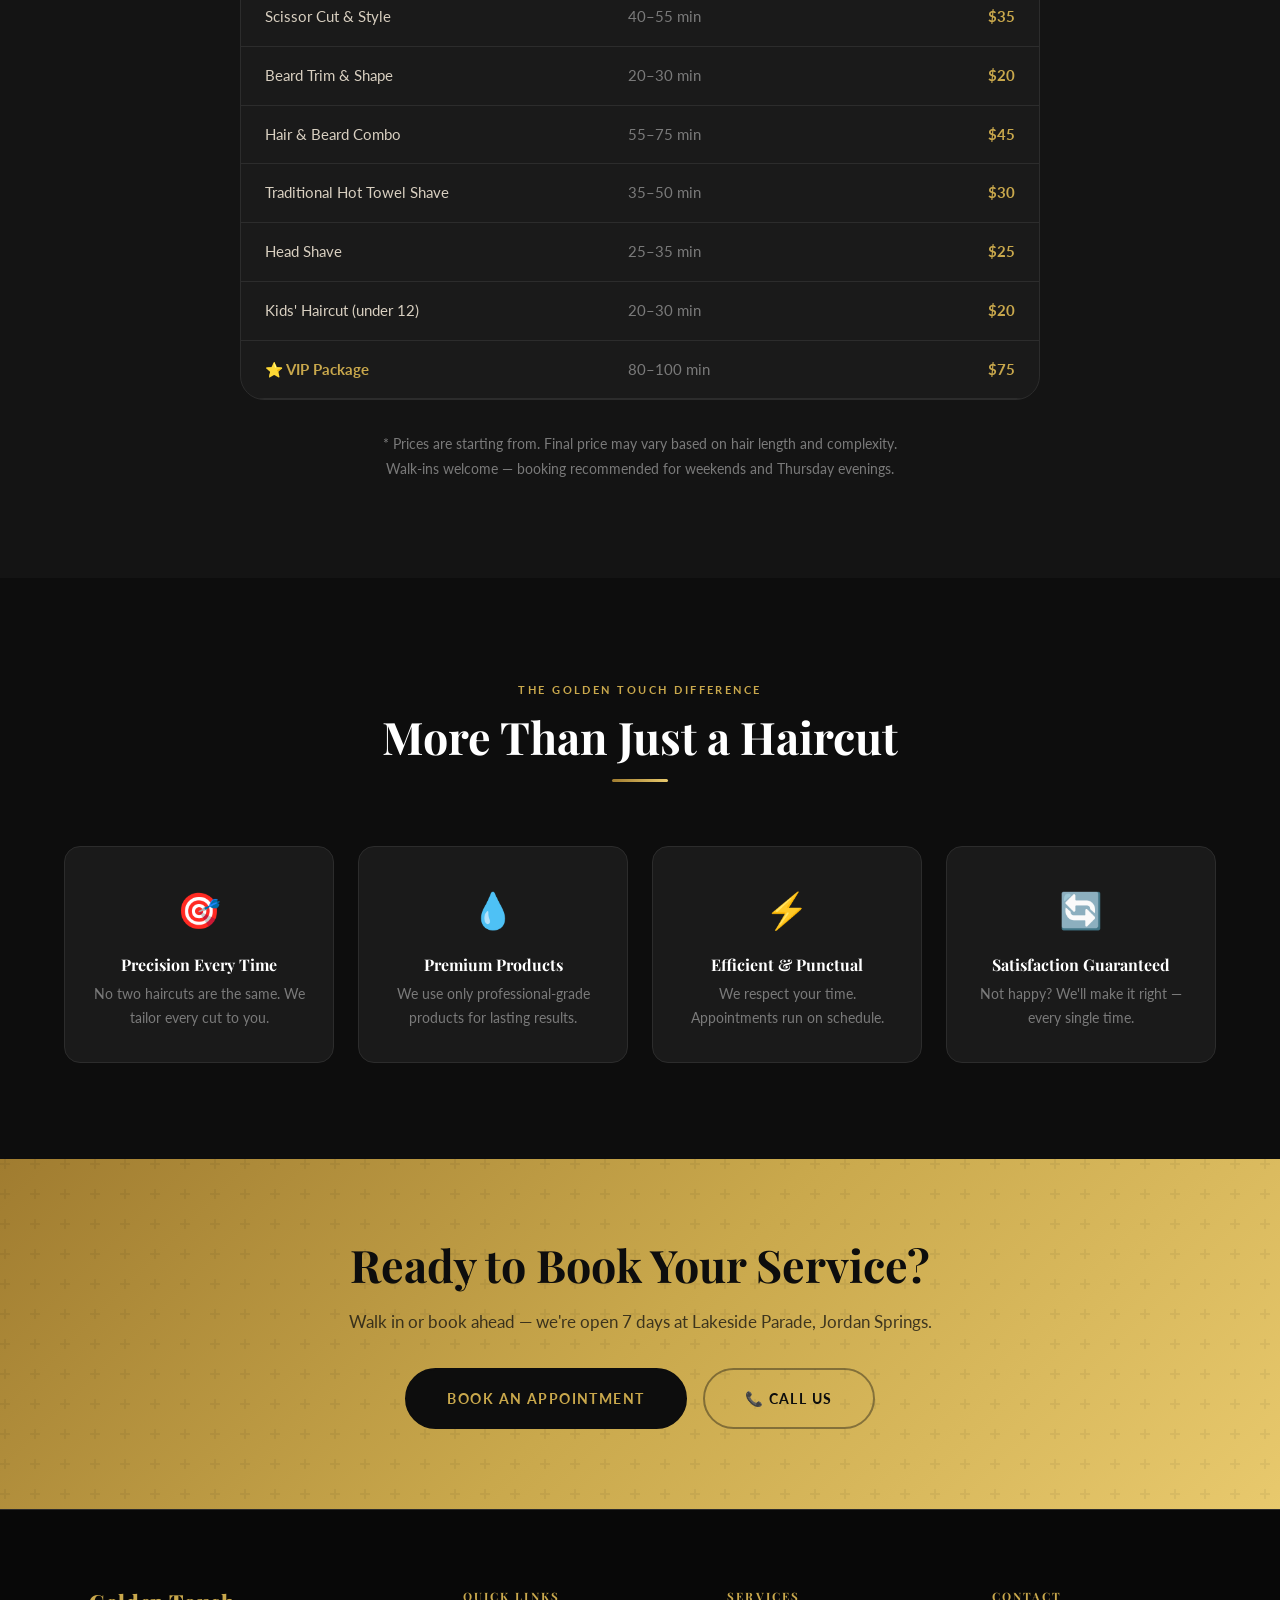
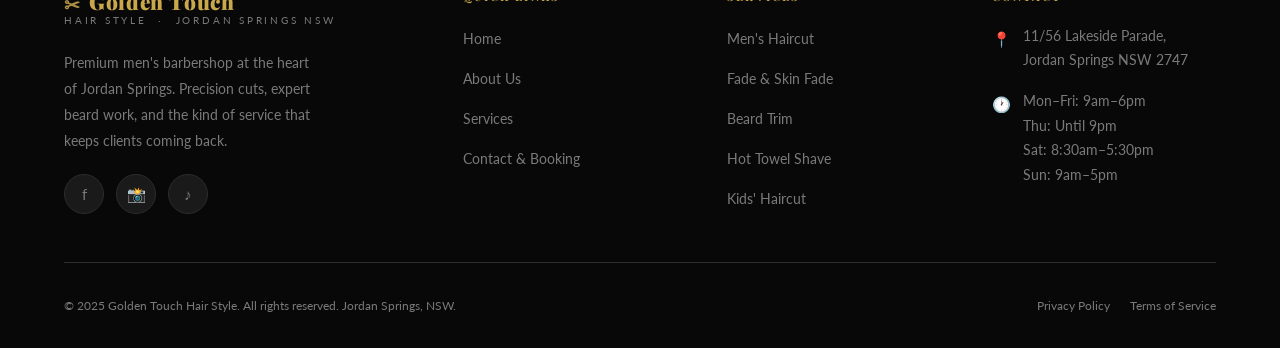
<file: golden-touch-website/services.html>
<!DOCTYPE html>
<html lang="en">
<head>
  <meta charset="UTF-8" />
  <meta name="viewport" content="width=device-width, initial-scale=1.0" />
  <meta name="description" content="Services & pricing at Golden Touch Hair Style, Jordan Springs. Men's haircuts, skin fades, beard trims, hot towel shaves & more. Book online today." />
  <title>Services &amp; Pricing | Golden Touch Hair Style — Jordan Springs NSW</title>

  <link rel="preconnect" href="https://fonts.googleapis.com" />
  <link rel="preconnect" href="https://fonts.gstatic.com" crossorigin />
  <link href="https://fonts.googleapis.com/css2?family=Playfair+Display:ital,wght@0,400;0,700;0,900;1,400;1,700&family=Lato:wght@300;400;700;900&display=swap" rel="stylesheet" />

  <link rel="stylesheet" href="styles.css" />
</head>
<body>

  <!-- ═══════════════════════════════════════════════════════
       NAVIGATION
  ═══════════════════════════════════════════════════════ -->
  <nav class="navbar solid" id="navbar">
    <div class="nav-wrap">
      <a href="index.html" class="nav-logo">
        <img src="logo.svg" alt="Golden Touch logo" style="width:44px;height:44px;border-radius:50%;flex-shrink:0;" />
        <div>
          <span class="nav-logo-main"><span class="logo-mark">✂</span> Golden Touch</span>
          <span class="nav-logo-sub">Hair Style &nbsp;·&nbsp; 4 Locations NSW</span>
        </div>
      </a>
      <button class="nav-toggle" id="navToggle" aria-label="Toggle navigation">
        <span></span><span></span><span></span>
      </button>
      <ul class="nav-links" id="navLinks">
        <li><a href="index.html">Home</a></li>
        <li><a href="about.html">About</a></li>
        <li><a href="services.html" class="active">Services</a></li>
        <li><a href="contact.html">Contact</a></li>
        <li><a href="contact.html" class="nav-cta">Book Now</a></li>
      </ul>
    </div>
  </nav>


  <!-- ═══════════════════════════════════════════════════════
       PAGE HERO
  ═══════════════════════════════════════════════════════ -->
  <section class="page-hero">
    <div class="container">
      <div class="breadcrumb">
        <a href="index.html">Home</a>
        <span>›</span>
        <span>Services</span>
      </div>
      <span class="section-label">What We Offer</span>
      <h1>Services &amp; Pricing</h1>
      <div class="divider center"></div>
      <p>Everything from a clean everyday cut to the full VIP treatment — all delivered with the Golden Touch standard.</p>
    </div>
  </section>


  <!-- ═══════════════════════════════════════════════════════
       SERVICES CARDS
  ═══════════════════════════════════════════════════════ -->
  <section class="section">
    <div class="container">

      <div class="section-header center">
        <span class="section-label">Our Services</span>
        <h2 class="section-title">Crafted for Every Man</h2>
        <div class="divider center"></div>
        <p class="section-subtitle">
          Whether it's a quick trim or a complete transformation, our barbers bring
          skill and precision to every service.
        </p>
      </div>

      <div class="svc-detail-grid">

        <!-- Service 1 -->
        <div class="svc-detail-card">
          <div class="svc-detail-img">✂️</div>
          <div class="svc-detail-body">
            <h3>Men's Haircut</h3>
            <p>
              Our signature cut — clean, sharp, and styled to suit your face shape and
              lifestyle. Includes consultation, wash, cut, and finish. Whether you want
              classic or contemporary, we've got you.
            </p>
            <div class="svc-detail-foot">
              <span class="svc-price-lg">From $25</span>
              <span class="svc-time">⏱ 30–45 min</span>
            </div>
            <a href="contact.html" class="btn btn-primary" style="margin-top: 1rem; width: 100%; justify-content: center;">Book This Service</a>
          </div>
        </div>

        <!-- Service 2 -->
        <div class="svc-detail-card">
          <div class="svc-detail-img">💈</div>
          <div class="svc-detail-body">
            <h3>Fade &amp; Skin Fade</h3>
            <p>
              Our most popular service. A precisely blended fade from skin-tight at the
              sides to your desired length on top. Bald, skin, low, mid, or high — we
              nail every variation. Sharp, clean, and always on point.
            </p>
            <div class="svc-detail-foot">
              <span class="svc-price-lg">From $35</span>
              <span class="svc-time">⏱ 40–55 min</span>
            </div>
            <a href="contact.html" class="btn btn-primary" style="margin-top: 1rem; width: 100%; justify-content: center;">Book This Service</a>
          </div>
        </div>

        <!-- Service 3 -->
        <div class="svc-detail-card">
          <div class="svc-detail-img">🧔</div>
          <div class="svc-detail-body">
            <h3>Beard Trim &amp; Shape</h3>
            <p>
              A well-groomed beard is a statement. We define your neckline, shape your
              cheek lines, trim for balance, and finish with beard balm for a clean and
              healthy look. Pairs perfectly with any haircut.
            </p>
            <div class="svc-detail-foot">
              <span class="svc-price-lg">From $20</span>
              <span class="svc-time">⏱ 20–30 min</span>
            </div>
            <a href="contact.html" class="btn btn-primary" style="margin-top: 1rem; width: 100%; justify-content: center;">Book This Service</a>
          </div>
        </div>

        <!-- Service 4 -->
        <div class="svc-detail-card">
          <div class="svc-detail-img">🪒</div>
          <div class="svc-detail-body">
            <h3>Traditional Hot Towel Shave</h3>
            <p>
              The ultimate grooming ritual. Pre-shave oil, warm towel prep, rich lather,
              and a straight razor finish. The result? Skin that feels incredible. The
              experience? Pure relaxation. A true barbershop classic.
            </p>
            <div class="svc-detail-foot">
              <span class="svc-price-lg">From $30</span>
              <span class="svc-time">⏱ 35–50 min</span>
            </div>
            <a href="contact.html" class="btn btn-primary" style="margin-top: 1rem; width: 100%; justify-content: center;">Book This Service</a>
          </div>
        </div>

        <!-- Service 5 -->
        <div class="svc-detail-card">
          <div class="svc-detail-img">👦</div>
          <div class="svc-detail-body">
            <h3>Kids' Haircut</h3>
            <p>
              Patient, fun, and gentle haircuts for boys of all ages. Our barbers know
              how to make young clients feel comfortable and confident. Great for first
              haircuts and regular trims alike.
            </p>
            <div class="svc-detail-foot">
              <span class="svc-price-lg">From $20</span>
              <span class="svc-time">⏱ 20–30 min</span>
            </div>
            <a href="contact.html" class="btn btn-primary" style="margin-top: 1rem; width: 100%; justify-content: center;">Book This Service</a>
          </div>
        </div>

        <!-- Service 6 -->
        <div class="svc-detail-card">
          <div class="svc-detail-img">✨</div>
          <div class="svc-detail-body">
            <h3>Hair &amp; Beard Combo</h3>
            <p>
              The complete package — a precision haircut plus a full beard trim and shape
              in one session. Walk in looking regular, walk out looking sharp from head to
              toe. Our most popular combo.
            </p>
            <div class="svc-detail-foot">
              <span class="svc-price-lg">From $45</span>
              <span class="svc-time">⏱ 55–75 min</span>
            </div>
            <a href="contact.html" class="btn btn-primary" style="margin-top: 1rem; width: 100%; justify-content: center;">Book This Service</a>
          </div>
        </div>

        <!-- Service 7 -->
        <div class="svc-detail-card">
          <div class="svc-detail-img">🪄</div>
          <div class="svc-detail-body">
            <h3>Head Shave</h3>
            <p>
              A clean, smooth head shave performed with precision. We use clippers and
              a razor for a flawless finish. Great for those embracing the bald look with
              total confidence.
            </p>
            <div class="svc-detail-foot">
              <span class="svc-price-lg">From $25</span>
              <span class="svc-time">⏱ 25–35 min</span>
            </div>
            <a href="contact.html" class="btn btn-primary" style="margin-top: 1rem; width: 100%; justify-content: center;">Book This Service</a>
          </div>
        </div>

        <!-- Service 8 -->
        <div class="svc-detail-card">
          <div class="svc-detail-img">💇</div>
          <div class="svc-detail-body">
            <h3>Scissor Cut &amp; Style</h3>
            <p>
              A classic scissor-over-comb cut for a natural, textured finish. Ideal for
              longer styles, curly hair, or anyone wanting a softer look with movement and
              character. Finished with premium styling products.
            </p>
            <div class="svc-detail-foot">
              <span class="svc-price-lg">From $35</span>
              <span class="svc-time">⏱ 40–55 min</span>
            </div>
            <a href="contact.html" class="btn btn-primary" style="margin-top: 1rem; width: 100%; justify-content: center;">Book This Service</a>
          </div>
        </div>

        <!-- Service 9 -->
        <div class="svc-detail-card">
          <div class="svc-detail-img">🌟</div>
          <div class="svc-detail-body">
            <h3>VIP Package</h3>
            <p>
              The full Golden Touch experience: haircut, beard shaping, hot towel shave,
              and a scalp massage. Perfect for a special occasion, job interview, or
              just because you deserve it. Reserve in advance recommended.
            </p>
            <div class="svc-detail-foot">
              <span class="svc-price-lg">From $75</span>
              <span class="svc-time">⏱ 80–100 min</span>
            </div>
            <a href="contact.html" class="btn btn-primary" style="margin-top: 1rem; width: 100%; justify-content: center;">Book This Service</a>
          </div>
        </div>

      </div>
    </div>
  </section>


  <!-- ═══════════════════════════════════════════════════════
       QUICK PRICING TABLE
  ═══════════════════════════════════════════════════════ -->
  <section class="section section-alt">
    <div class="container">

      <div class="section-header center">
        <span class="section-label">Pricing</span>
        <h2 class="section-title">Quick Price Guide</h2>
        <div class="divider center"></div>
        <p class="section-subtitle">
          Transparent, fair pricing with no hidden extras. All prices are starting from —
          final pricing confirmed at your appointment.
        </p>
      </div>

      <div style="max-width: 800px; margin: 0 auto; background: var(--clr-surface); border: 1px solid var(--clr-border); border-radius: var(--r-xl); overflow: hidden;">
        <table class="pricing-table">
          <thead>
            <tr>
              <th>Service</th>
              <th>Duration</th>
              <th class="price-col">Price (from)</th>
            </tr>
          </thead>
          <tbody>
            <tr>
              <td>Men's Haircut</td>
              <td style="color: var(--clr-muted);">30–45 min</td>
              <td class="price-col">$25</td>
            </tr>
            <tr>
              <td>Fade / Skin Fade</td>
              <td style="color: var(--clr-muted);">40–55 min</td>
              <td class="price-col">$35</td>
            </tr>
            <tr>
              <td>Scissor Cut &amp; Style</td>
              <td style="color: var(--clr-muted);">40–55 min</td>
              <td class="price-col">$35</td>
            </tr>
            <tr>
              <td>Beard Trim &amp; Shape</td>
              <td style="color: var(--clr-muted);">20–30 min</td>
              <td class="price-col">$20</td>
            </tr>
            <tr>
              <td>Hair &amp; Beard Combo</td>
              <td style="color: var(--clr-muted);">55–75 min</td>
              <td class="price-col">$45</td>
            </tr>
            <tr>
              <td>Traditional Hot Towel Shave</td>
              <td style="color: var(--clr-muted);">35–50 min</td>
              <td class="price-col">$30</td>
            </tr>
            <tr>
              <td>Head Shave</td>
              <td style="color: var(--clr-muted);">25–35 min</td>
              <td class="price-col">$25</td>
            </tr>
            <tr>
              <td>Kids' Haircut (under 12)</td>
              <td style="color: var(--clr-muted);">20–30 min</td>
              <td class="price-col">$20</td>
            </tr>
            <tr>
              <td style="color: var(--clr-gold); font-weight: 700;">⭐ VIP Package</td>
              <td style="color: var(--clr-muted);">80–100 min</td>
              <td class="price-col">$75</td>
            </tr>
          </tbody>
        </table>
      </div>

      <div class="text-center" style="margin-top: 2rem;">
        <p style="color: var(--clr-muted); font-size: .88rem;">
          * Prices are starting from. Final price may vary based on hair length and complexity.<br>
          Walk-ins welcome — booking recommended for weekends and Thursday evenings.
        </p>
      </div>

    </div>
  </section>


  <!-- ═══════════════════════════════════════════════════════
       WHY-CHOOSE STRIP
  ═══════════════════════════════════════════════════════ -->
  <section class="section">
    <div class="container">
      <div class="section-header center">
        <span class="section-label">The Golden Touch Difference</span>
        <h2 class="section-title">More Than Just a Haircut</h2>
        <div class="divider center"></div>
      </div>

      <div style="display: grid; grid-template-columns: repeat(4, 1fr); gap: 1.5rem;">

        <div style="text-align: center; padding: 2rem 1.5rem; background: var(--clr-surface); border: 1px solid var(--clr-border); border-radius: var(--r-lg);">
          <span style="font-size: 2.2rem; display: block; margin-bottom: 1rem;">🎯</span>
          <h4 style="font-size: 1rem; margin-bottom: .5rem;">Precision Every Time</h4>
          <p style="color: var(--clr-muted); font-size: .85rem; margin: 0;">No two haircuts are the same. We tailor every cut to you.</p>
        </div>

        <div style="text-align: center; padding: 2rem 1.5rem; background: var(--clr-surface); border: 1px solid var(--clr-border); border-radius: var(--r-lg);">
          <span style="font-size: 2.2rem; display: block; margin-bottom: 1rem;">💧</span>
          <h4 style="font-size: 1rem; margin-bottom: .5rem;">Premium Products</h4>
          <p style="color: var(--clr-muted); font-size: .85rem; margin: 0;">We use only professional-grade products for lasting results.</p>
        </div>

        <div style="text-align: center; padding: 2rem 1.5rem; background: var(--clr-surface); border: 1px solid var(--clr-border); border-radius: var(--r-lg);">
          <span style="font-size: 2.2rem; display: block; margin-bottom: 1rem;">⚡</span>
          <h4 style="font-size: 1rem; margin-bottom: .5rem;">Efficient &amp; Punctual</h4>
          <p style="color: var(--clr-muted); font-size: .85rem; margin: 0;">We respect your time. Appointments run on schedule.</p>
        </div>

        <div style="text-align: center; padding: 2rem 1.5rem; background: var(--clr-surface); border: 1px solid var(--clr-border); border-radius: var(--r-lg);">
          <span style="font-size: 2.2rem; display: block; margin-bottom: 1rem;">🔄</span>
          <h4 style="font-size: 1rem; margin-bottom: .5rem;">Satisfaction Guaranteed</h4>
          <p style="color: var(--clr-muted); font-size: .85rem; margin: 0;">Not happy? We'll make it right — every single time.</p>
        </div>

      </div>
    </div>
  </section>


  <!-- ═══════════════════════════════════════════════════════
       CTA BANNER
  ═══════════════════════════════════════════════════════ -->
  <div class="cta-banner">
    <div class="container">
      <h2>Ready to Book Your Service?</h2>
      <p>Walk in or book ahead — we're open 7 days at Lakeside Parade, Jordan Springs.</p>
      <div class="cta-banner-btns">
        <a href="contact.html" class="btn btn-dark btn-lg">Book an Appointment</a>
        <a href="tel:+61XXXXXXXX" class="btn btn-outline btn-lg" style="border-color: rgba(13,13,13,.4); color: var(--clr-bg);">📞 Call Us</a>
      </div>
    </div>
  </div>


  <!-- ═══════════════════════════════════════════════════════
       FOOTER
  ═══════════════════════════════════════════════════════ -->
  <footer class="footer">
    <div class="container">
      <div class="footer-grid">
        <div>
          <a href="index.html" class="nav-logo" style="margin-bottom: .5rem; display: inline-flex;">
            <span class="nav-logo-main" style="font-size: 1.35rem;"><span class="logo-mark">✂</span> Golden Touch</span>
            <span class="nav-logo-sub">Hair Style &nbsp;·&nbsp; Jordan Springs NSW</span>
          </a>
          <p class="footer-desc">
            Premium men's barbershop at the heart of Jordan Springs. Precision cuts,
            expert beard work, and the kind of service that keeps clients coming back.
          </p>
          <div class="social-row">
            <a href="#" class="social-btn" aria-label="Facebook">f</a>
            <a href="#" class="social-btn" aria-label="Instagram">📸</a>
            <a href="#" class="social-btn" aria-label="TikTok">♪</a>
          </div>
        </div>
        <div>
          <h5 class="footer-head">Quick Links</h5>
          <ul class="footer-links">
            <li><a href="index.html">Home</a></li>
            <li><a href="about.html">About Us</a></li>
            <li><a href="services.html">Services</a></li>
            <li><a href="contact.html">Contact &amp; Booking</a></li>
          </ul>
        </div>
        <div>
          <h5 class="footer-head">Services</h5>
          <ul class="footer-links">
            <li><a href="services.html">Men's Haircut</a></li>
            <li><a href="services.html">Fade &amp; Skin Fade</a></li>
            <li><a href="services.html">Beard Trim</a></li>
            <li><a href="services.html">Hot Towel Shave</a></li>
            <li><a href="services.html">Kids' Haircut</a></li>
          </ul>
        </div>
        <div>
          <h5 class="footer-head">Contact</h5>
          <div class="f-contact-item">
            <span class="ico">📍</span>
            <span>11/56 Lakeside Parade,<br>Jordan Springs NSW 2747</span>
          </div>
          <div class="f-contact-item">
            <span class="ico">🕐</span>
            <span>Mon–Fri: 9am–6pm<br>Thu: Until 9pm<br>Sat: 8:30am–5:30pm<br>Sun: 9am–5pm</span>
          </div>
        </div>
      </div>
      <div class="footer-bottom">
        <p>&copy; 2025 Golden Touch Hair Style. All rights reserved. Jordan Springs, NSW.</p>
        <div class="footer-btm-links">
          <a href="#">Privacy Policy</a>
          <a href="#">Terms of Service</a>
        </div>
      </div>
    </div>
  </footer>

  <script src="chatbot.js"></script>
  <script>
    const navbar = document.getElementById('navbar');
    const toggle = document.getElementById('navToggle');
    const links  = document.getElementById('navLinks');

    toggle.addEventListener('click', () => {
      toggle.classList.toggle('open');
      links.classList.toggle('open');
    });

    links.querySelectorAll('a').forEach(a => {
      a.addEventListener('click', () => {
        toggle.classList.remove('open');
        links.classList.remove('open');
      });
    });

    /* Responsive 4-col grid → 2-col on tablet → 1-col on mobile */
    const strip = document.querySelector('[style*="grid-template-columns: repeat(4"]');
    function adjustStrip() {
      if (!strip) return;
      if (window.innerWidth < 768) {
        strip.style.gridTemplateColumns = '1fr';
      } else if (window.innerWidth < 1024) {
        strip.style.gridTemplateColumns = 'repeat(2, 1fr)';
      } else {
        strip.style.gridTemplateColumns = 'repeat(4, 1fr)';
      }
    }
    adjustStrip();
    window.addEventListener('resize', adjustStrip);
  </script>

</body>
</html>
</file>
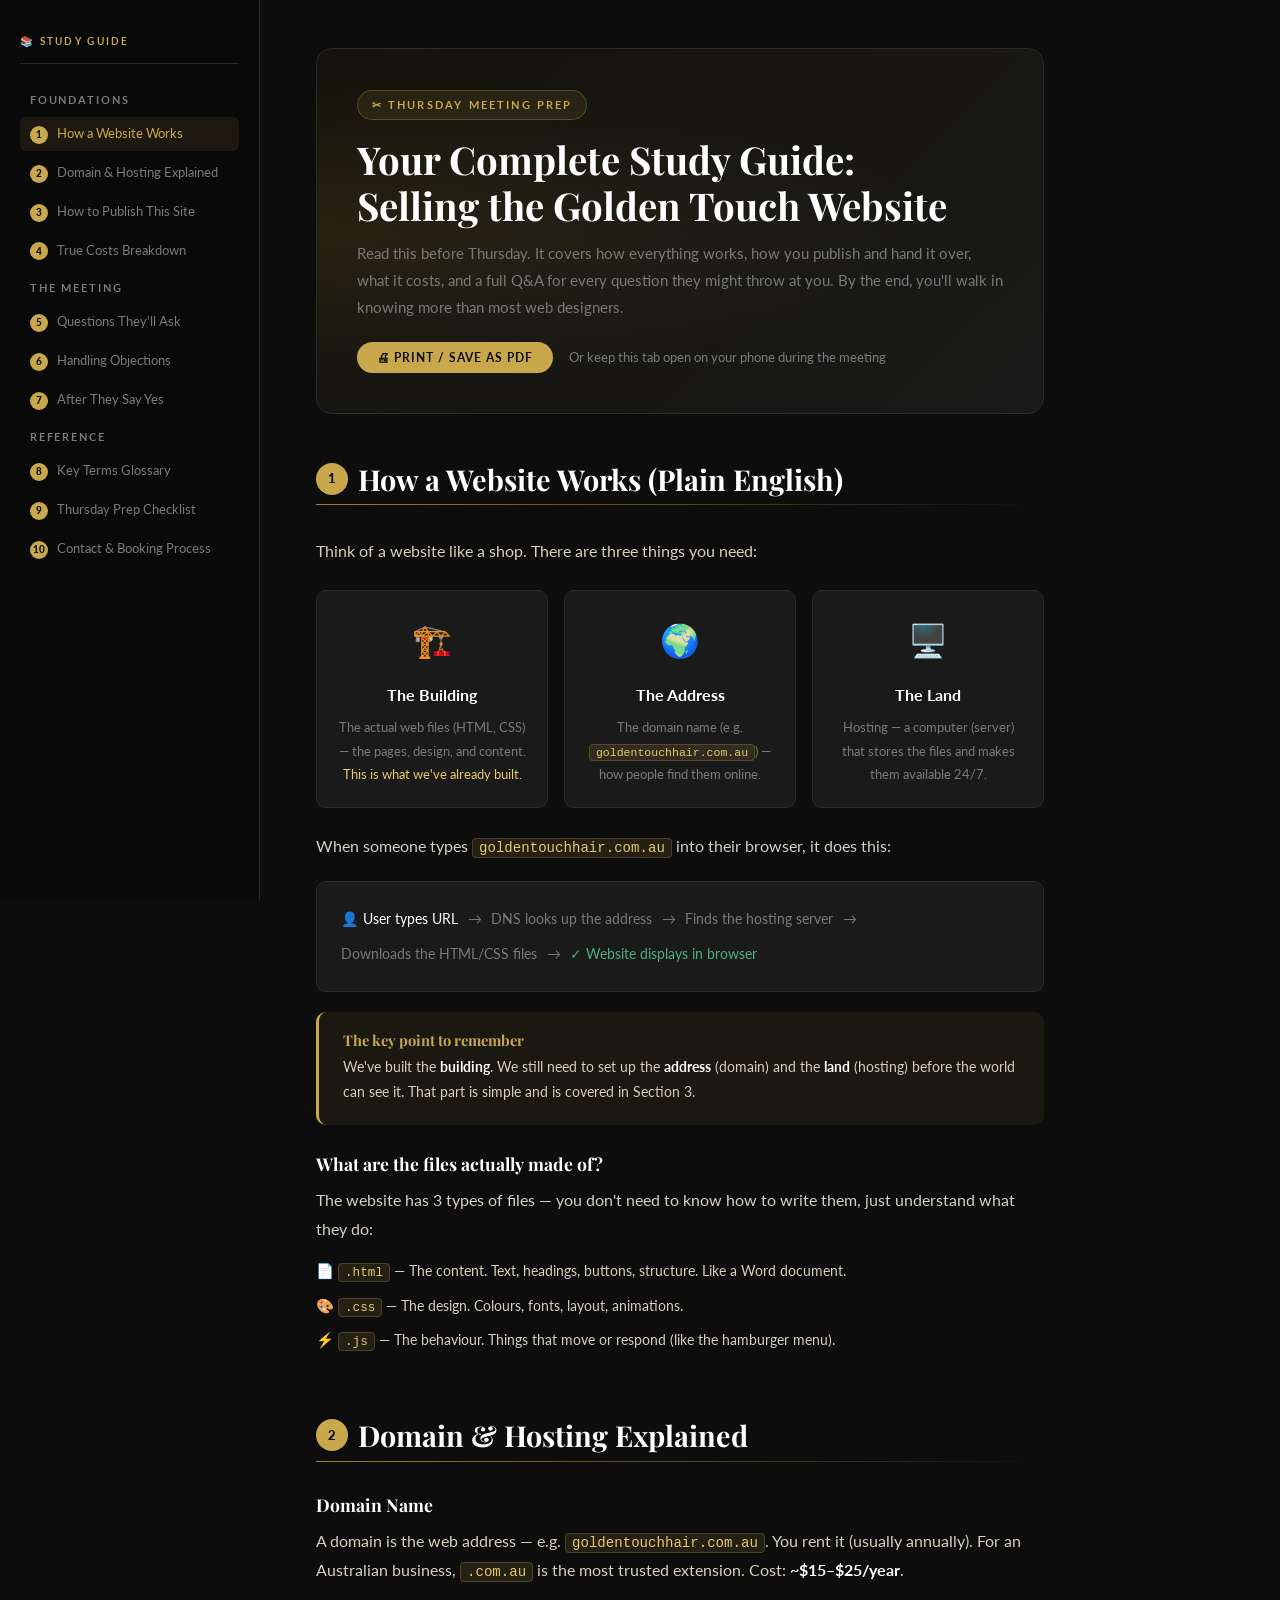
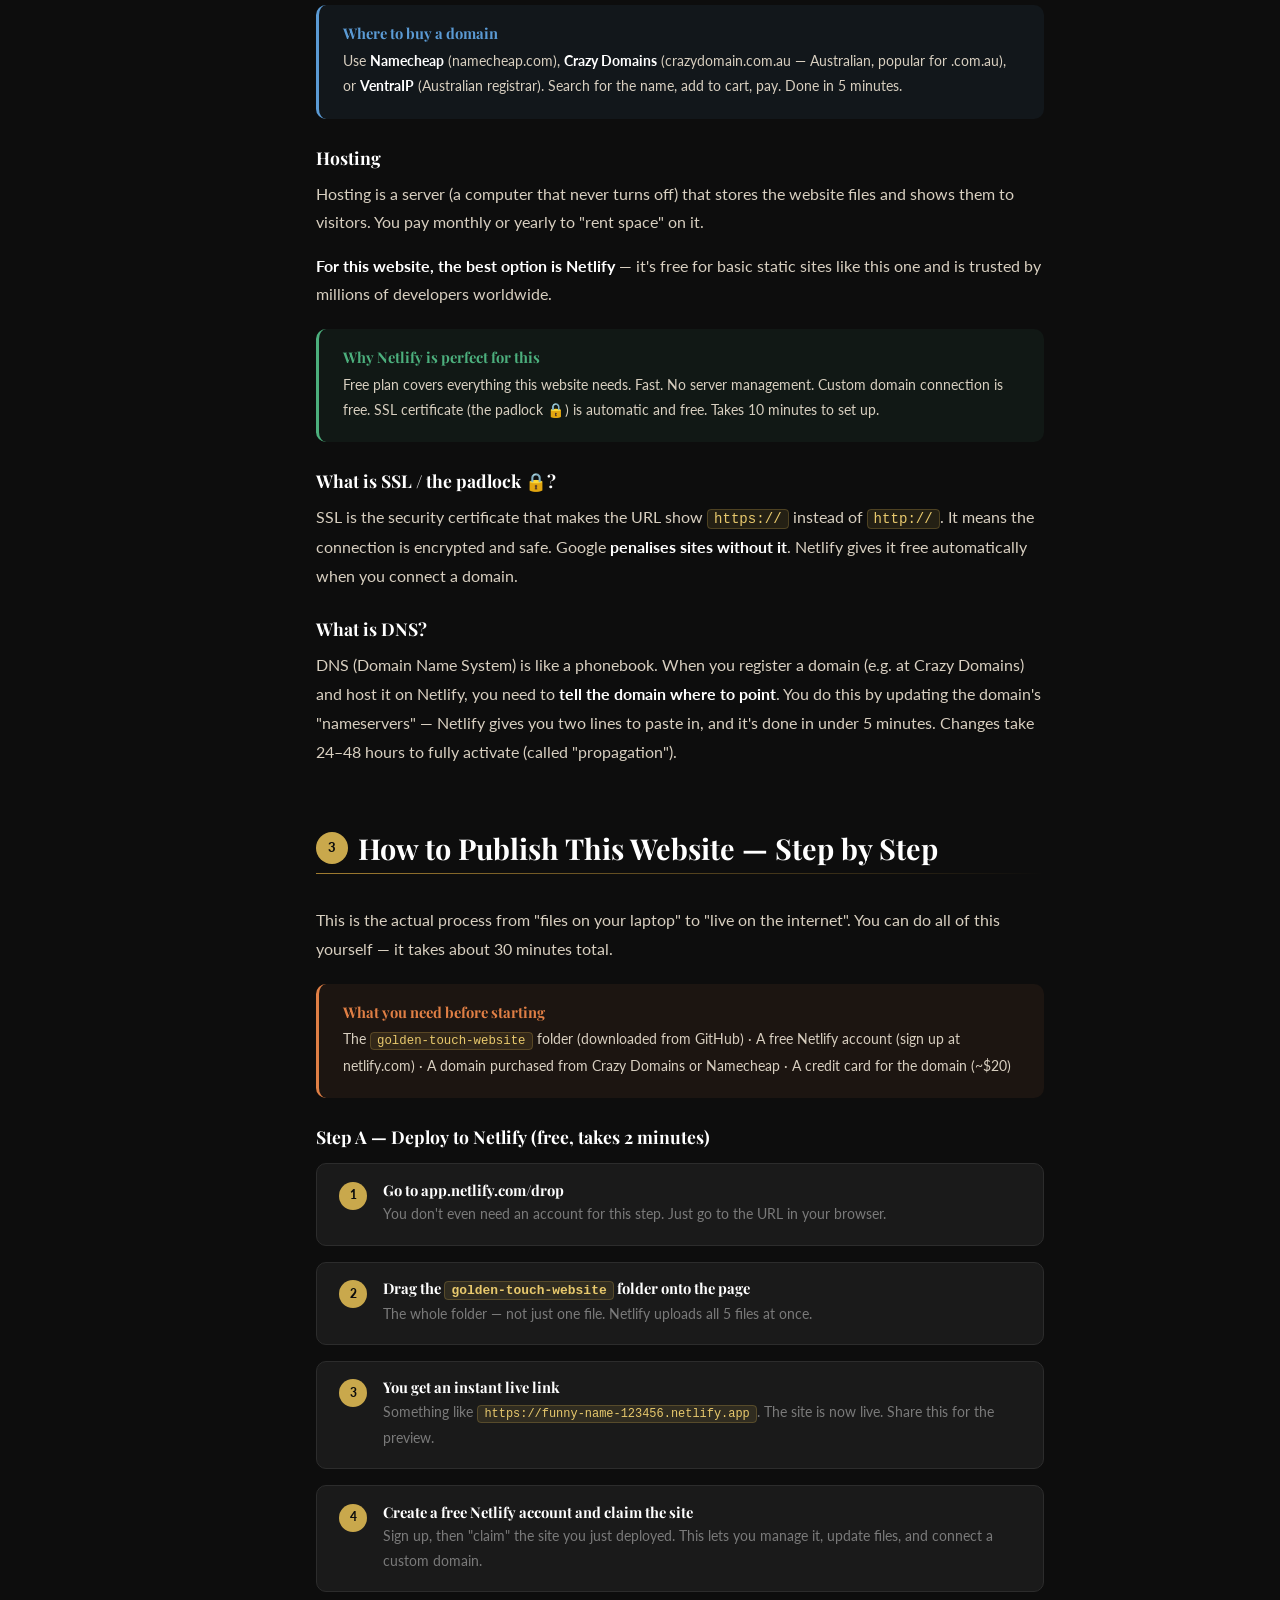
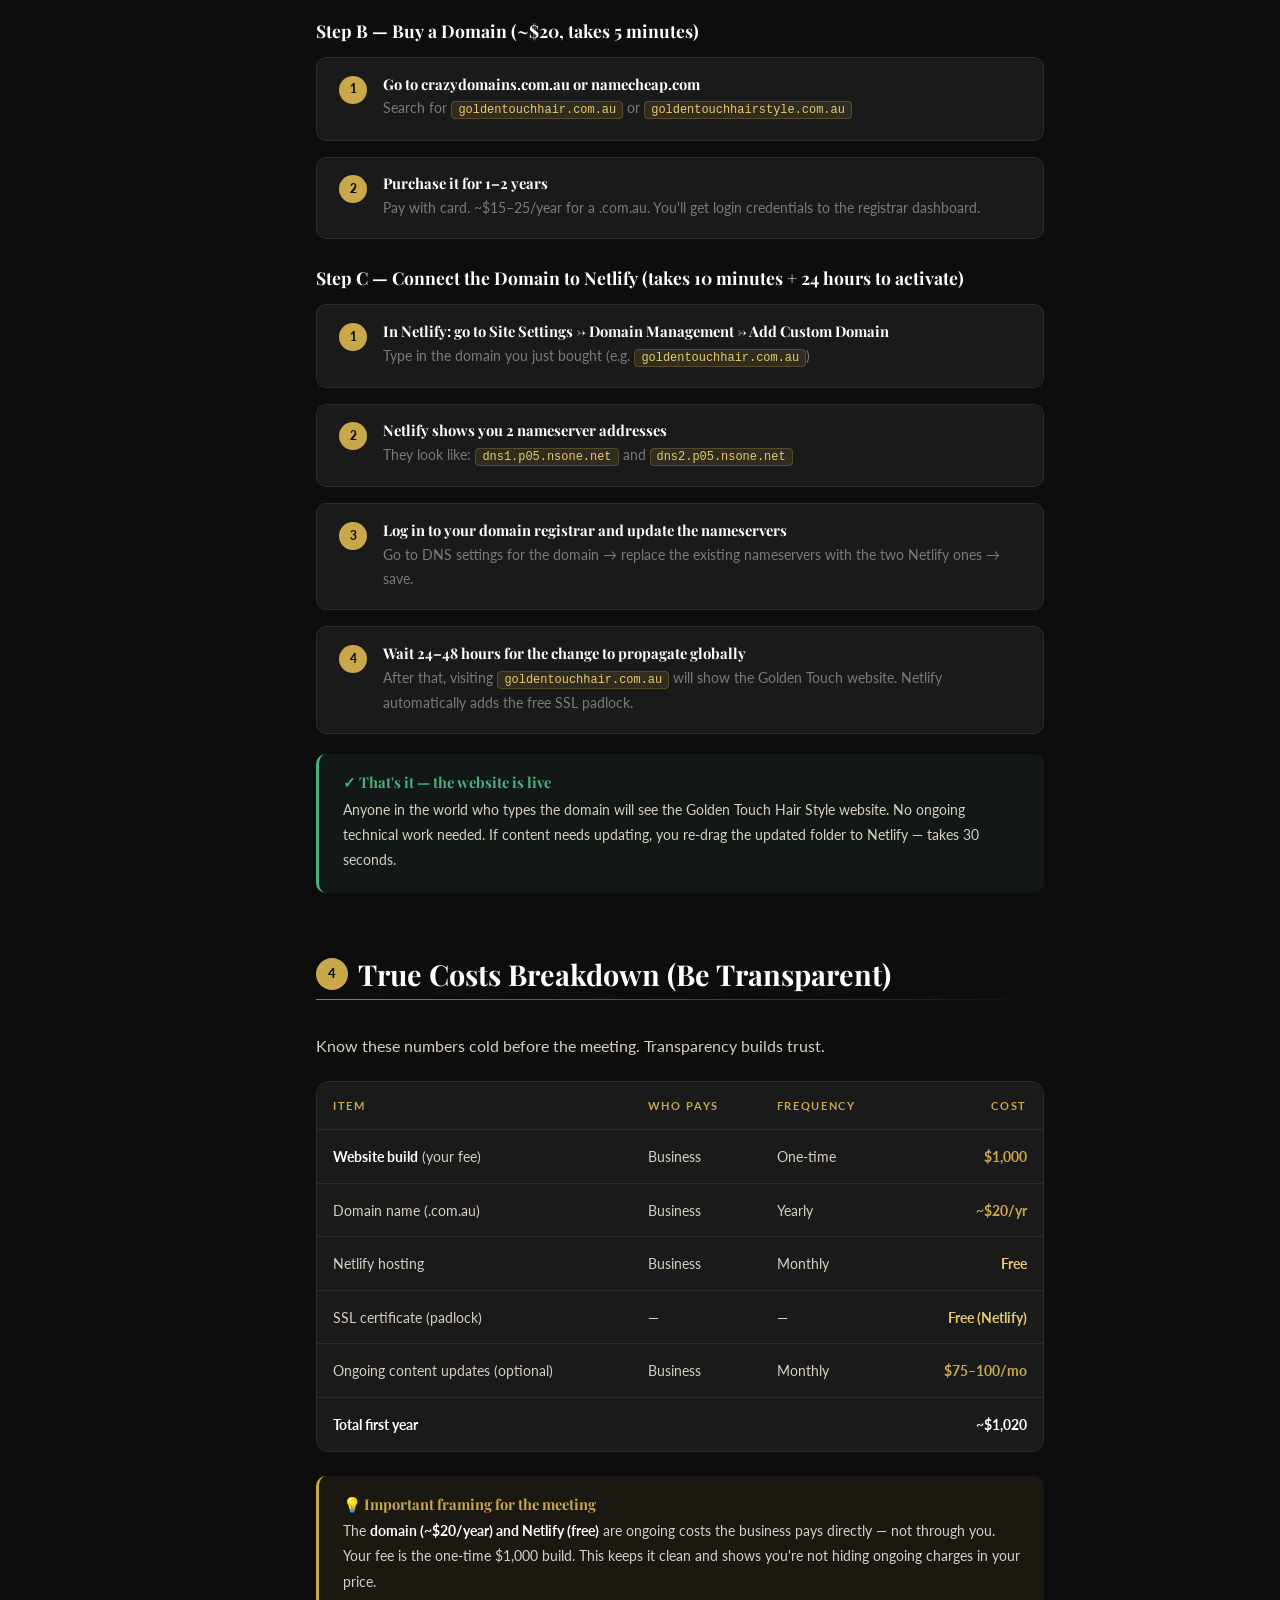
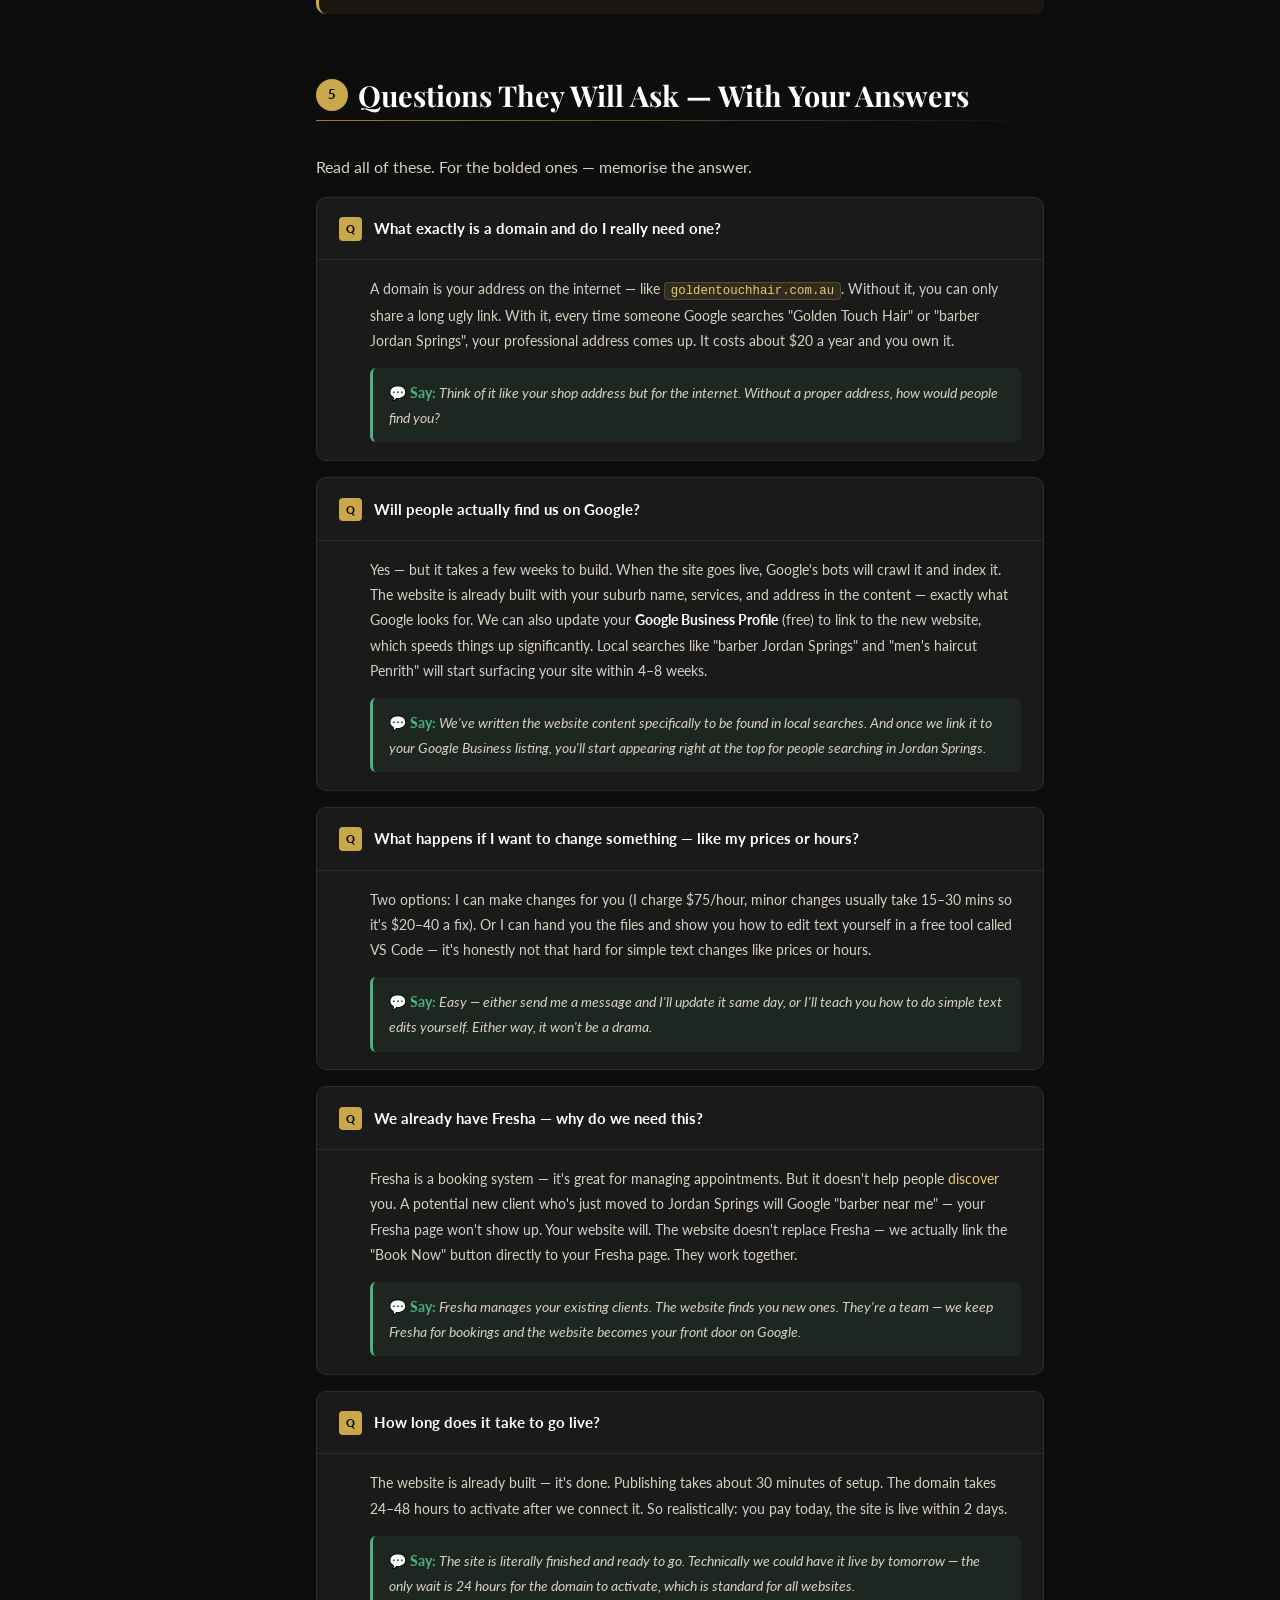
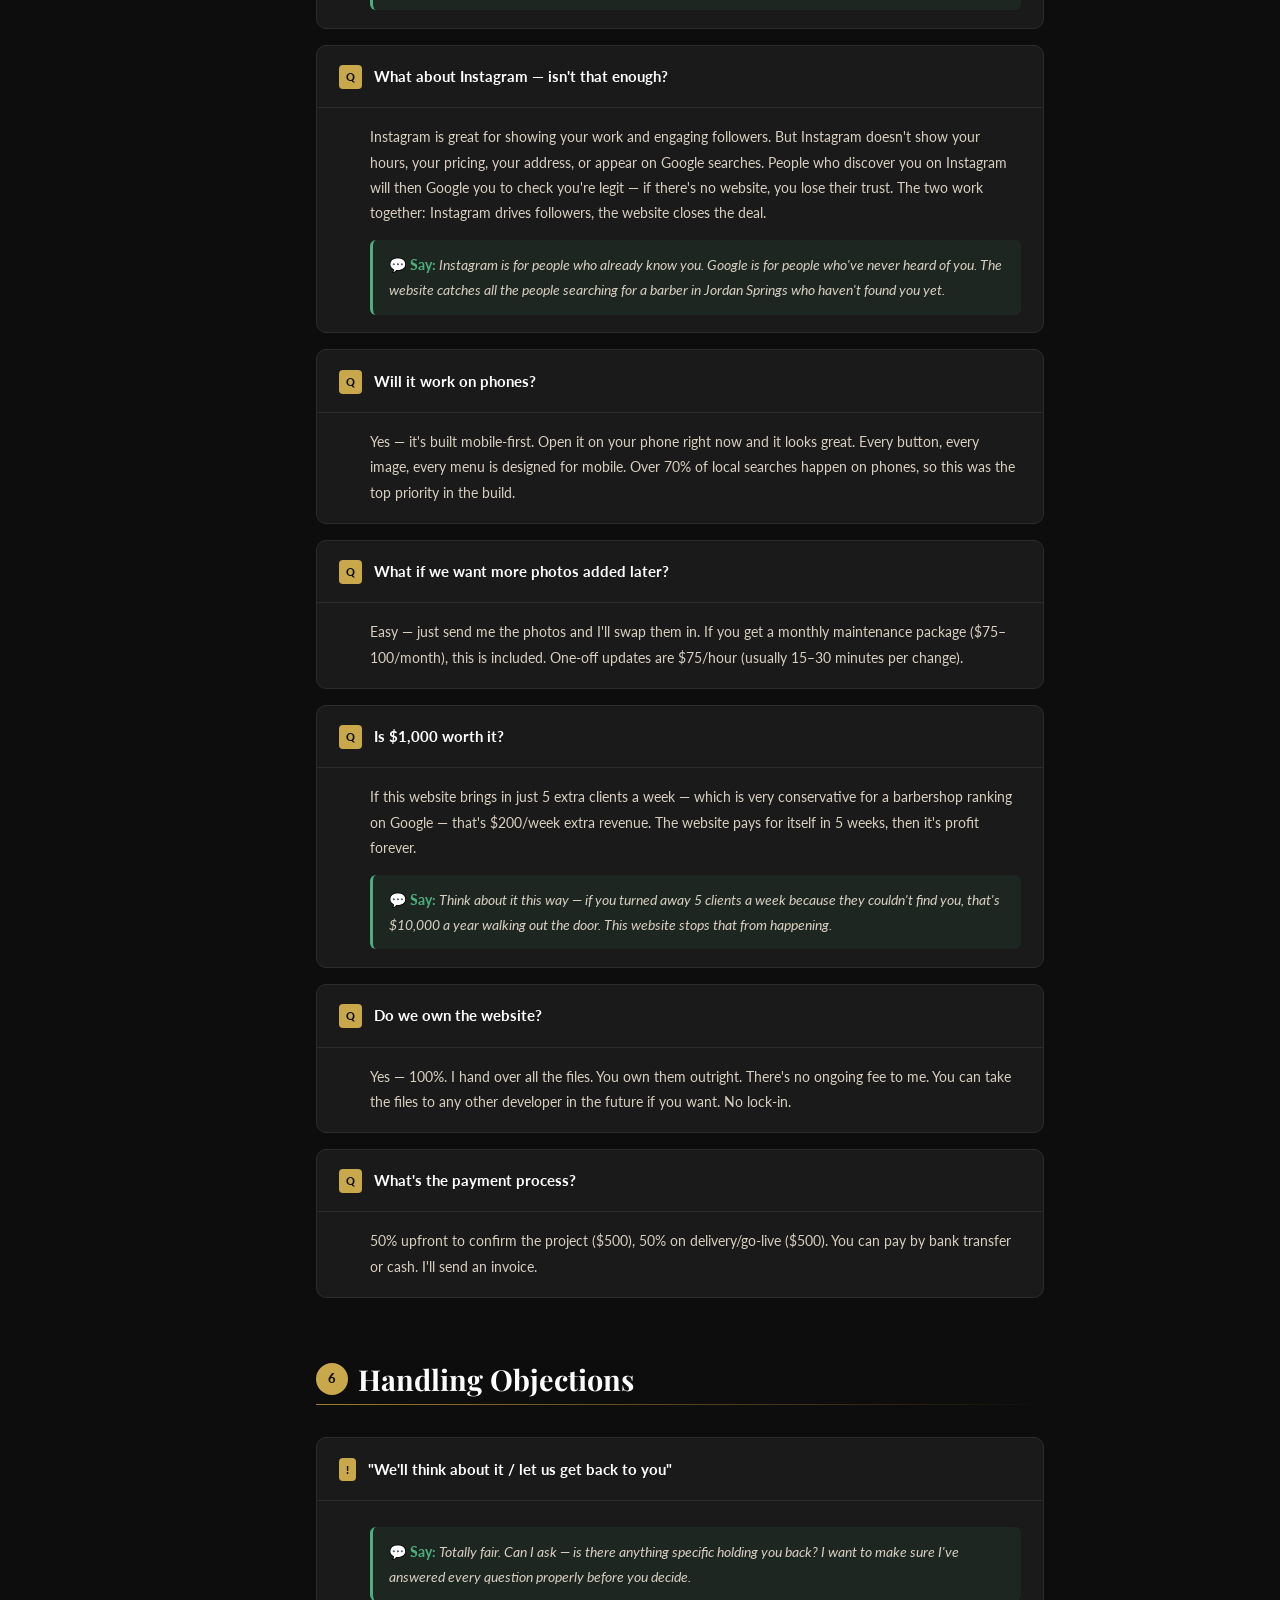
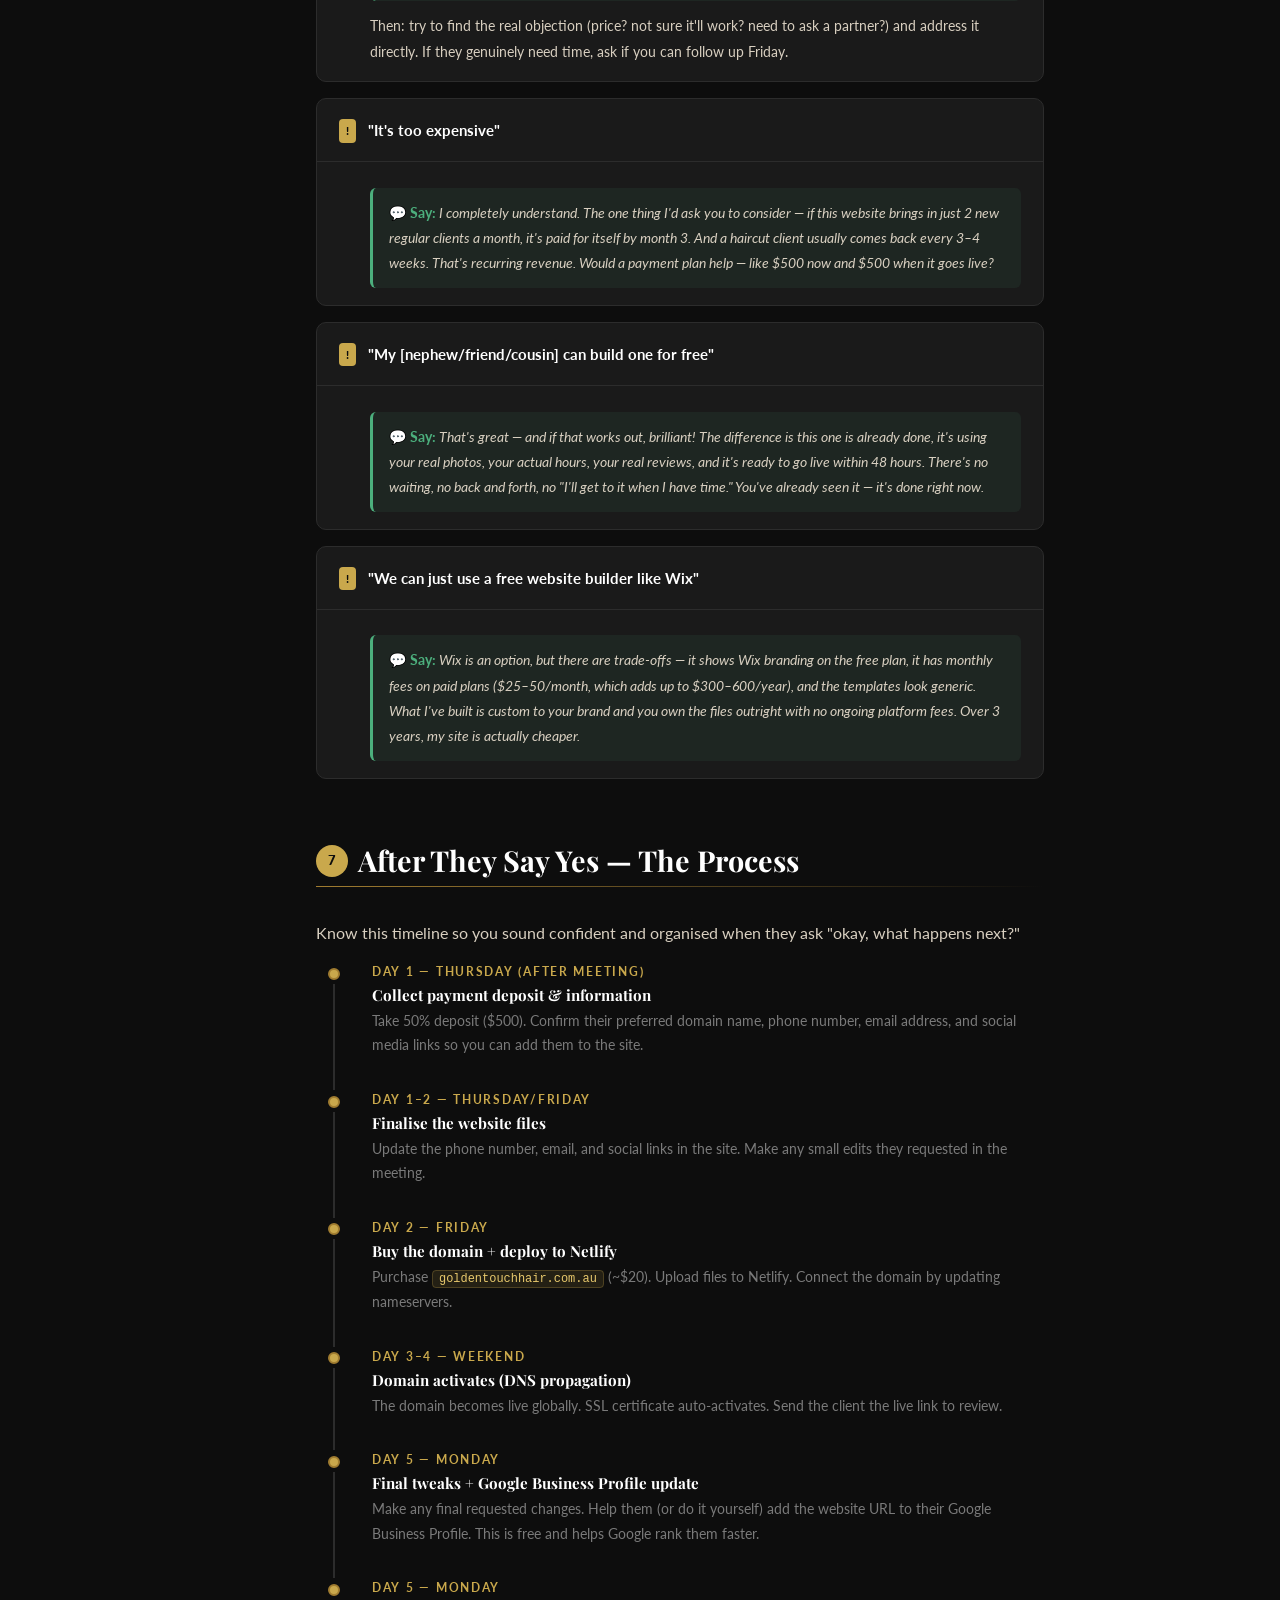
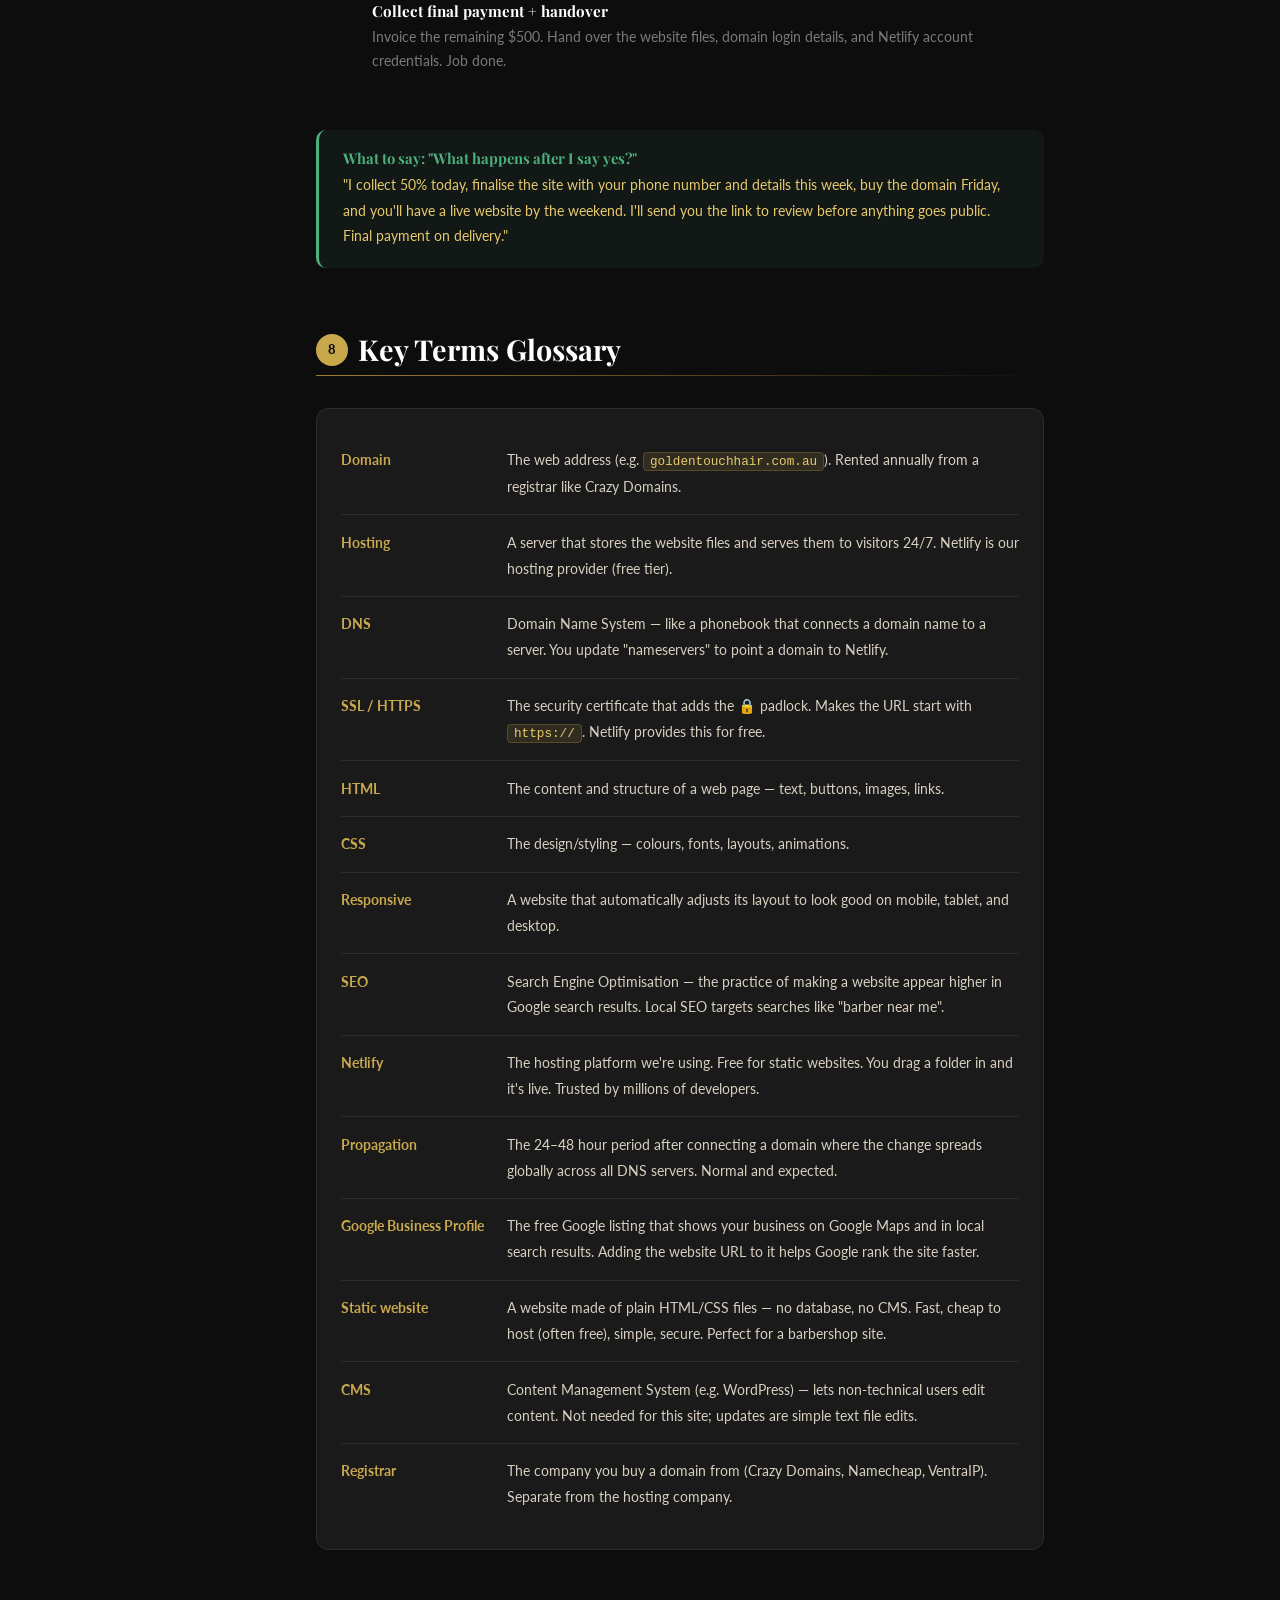
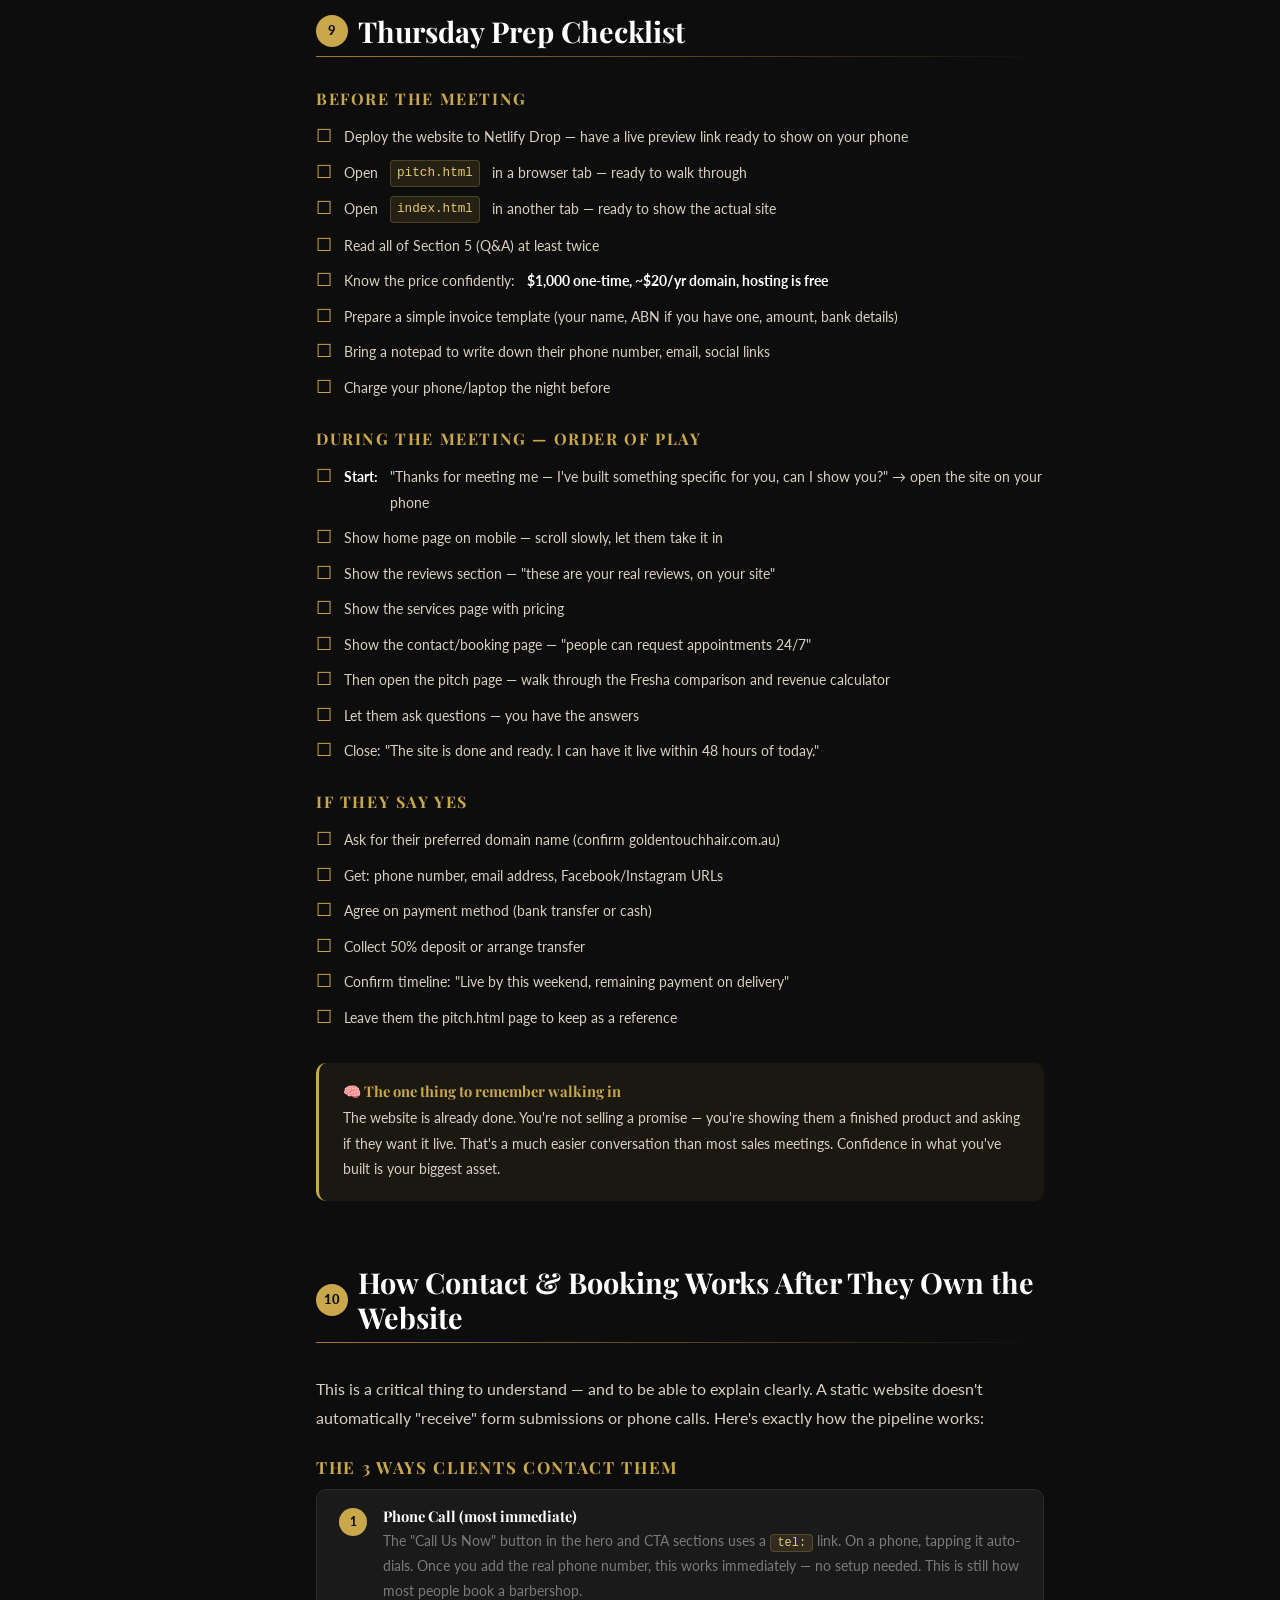
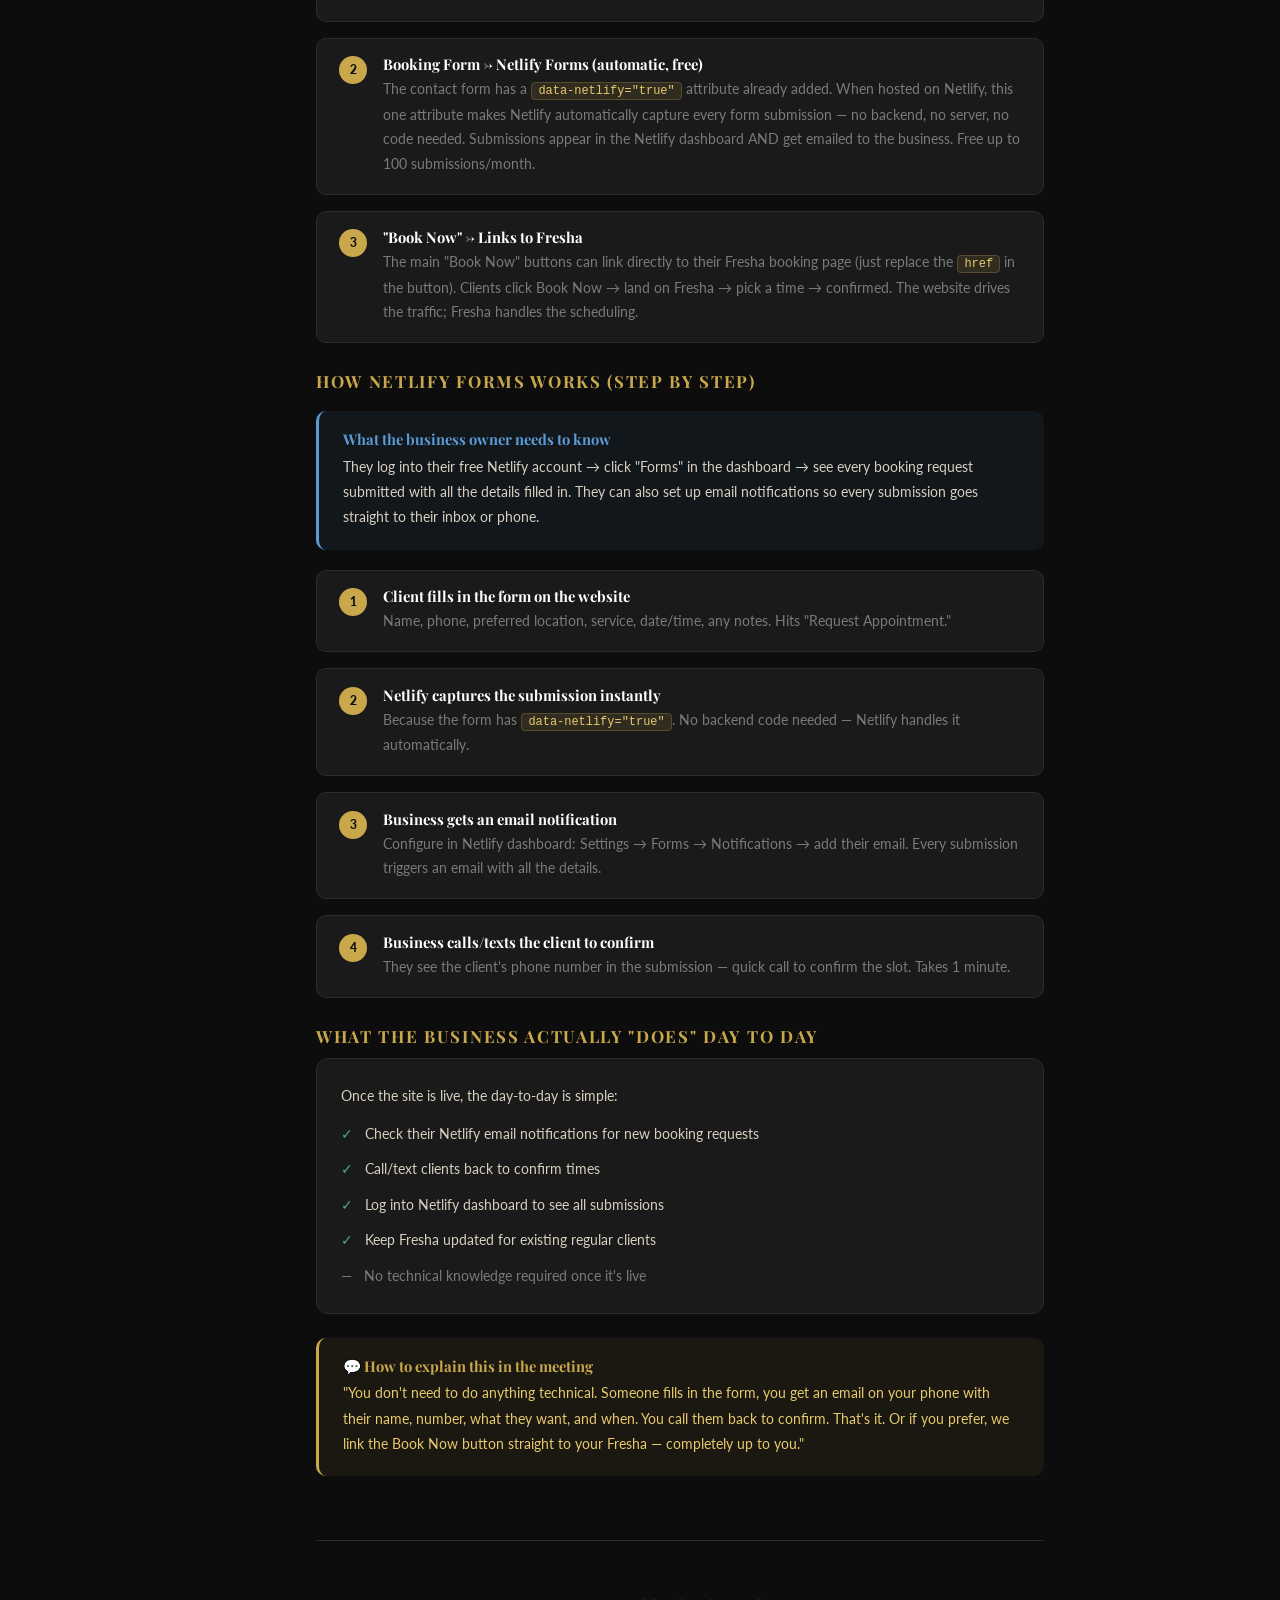
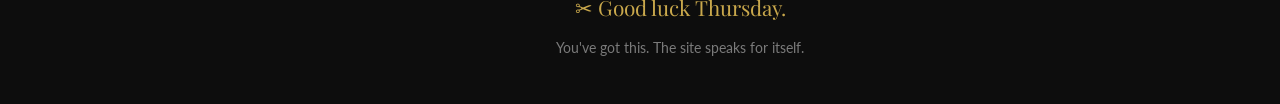
<file: golden-touch-website/study-guide.html>
<!DOCTYPE html>
<html lang="en">
<head>
  <meta charset="UTF-8" />
  <meta name="viewport" content="width=device-width, initial-scale=1.0" />
  <title>Study Guide — Golden Touch Website Deal</title>
  <link rel="preconnect" href="https://fonts.googleapis.com" />
  <link rel="preconnect" href="https://fonts.gstatic.com" crossorigin />
  <link href="https://fonts.googleapis.com/css2?family=Playfair+Display:wght@700;900&family=Lato:wght@300;400;700;900&display=swap" rel="stylesheet" />
  <style>
    :root {
      --gold:    #c9a84c;
      --gold-lt: #e8c96d;
      --gold-dk: #a07c30;
      --bg:      #0d0d0d;
      --bg-alt:  #141414;
      --surface: #1a1a1a;
      --border:  #2c2c2c;
      --text:    #d8cfc0;
      --muted:   #7a7a7a;
      --white:   #ffffff;
      --green:   #4caf7d;
      --blue:    #5b9bd5;
      --red:     #e05555;
      --orange:  #e07f45;
      --ff-head: 'Playfair Display', Georgia, serif;
      --ff-body: 'Lato', Arial, sans-serif;
    }

    *, *::before, *::after { box-sizing: border-box; margin: 0; padding: 0; }
    html { scroll-behavior: smooth; font-size: 16px; }
    body {
      font-family: var(--ff-body);
      background: var(--bg);
      color: var(--text);
      line-height: 1.8;
      -webkit-font-smoothing: antialiased;
    }
    h1,h2,h3,h4 { font-family: var(--ff-head); color: var(--white); line-height: 1.2; }
    p { margin-bottom: .9rem; }
    p:last-child { margin-bottom: 0; }
    a { color: var(--gold); }
    code {
      background: rgba(201,168,76,.12);
      border: 1px solid rgba(201,168,76,.25);
      border-radius: 4px;
      padding: 1px 6px;
      font-size: .88em;
      color: var(--gold-lt);
      font-family: monospace;
    }
    strong { color: var(--white); }
    em     { color: var(--gold-lt); font-style: normal; }

    /* Layout */
    .wrap { display: flex; min-height: 100vh; }

    /* Sidebar TOC */
    .sidebar {
      width: 260px;
      min-width: 260px;
      background: #090909;
      border-right: 1px solid var(--border);
      padding: 2rem 1.25rem;
      position: sticky;
      top: 0;
      height: 100vh;
      overflow-y: auto;
    }
    .sidebar-title {
      font-size: .65rem;
      letter-spacing: .22em;
      text-transform: uppercase;
      color: var(--gold);
      font-weight: 700;
      margin-bottom: 1.25rem;
      padding-bottom: .75rem;
      border-bottom: 1px solid var(--border);
    }
    .toc { list-style: none; }
    .toc > li { margin-bottom: .25rem; }
    .toc a {
      display: block;
      font-size: .82rem;
      color: var(--muted);
      text-decoration: none;
      padding: .35rem .6rem;
      border-radius: 6px;
      transition: all .2s ease;
    }
    .toc a:hover, .toc a.active {
      background: rgba(201,168,76,.10);
      color: var(--gold);
    }
    .toc .toc-section {
      font-size: .68rem;
      letter-spacing: .18em;
      text-transform: uppercase;
      color: var(--muted);
      margin: 1.25rem 0 .4rem .6rem;
      font-weight: 700;
    }
    .toc .num {
      display: inline-flex;
      align-items: center;
      justify-content: center;
      width: 18px; height: 18px;
      background: var(--gold);
      color: var(--bg);
      border-radius: 50%;
      font-size: .62rem;
      font-weight: 900;
      margin-right: .4rem;
      flex-shrink: 0;
    }

    /* Main content */
    .main {
      flex: 1;
      padding: 3rem 3.5rem;
      max-width: 840px;
    }

    /* Page header */
    .page-header {
      background: linear-gradient(135deg, #14120a, #1a1a1a);
      border: 1px solid var(--border);
      border-radius: 16px;
      padding: 2.5rem;
      margin-bottom: 3rem;
      position: relative;
      overflow: hidden;
    }
    .page-header::before {
      content: '';
      position: absolute;
      inset: 0;
      background: radial-gradient(ellipse at 0% 50%, rgba(201,168,76,.10) 0%, transparent 60%);
    }
    .page-header > * { position: relative; z-index: 1; }
    .page-header .badge {
      display: inline-block;
      font-size: .68rem;
      font-weight: 700;
      letter-spacing: .2em;
      text-transform: uppercase;
      color: var(--gold);
      background: rgba(201,168,76,.10);
      border: 1px solid rgba(201,168,76,.3);
      border-radius: 9999px;
      padding: .25rem .85rem;
      margin-bottom: 1rem;
    }
    .page-header h1 { font-size: clamp(1.6rem, 3.5vw, 2.4rem); margin-bottom: .75rem; }
    .page-header p  { color: var(--muted); font-size: .95rem; margin: 0; }

    /* Sections */
    .guide-section {
      margin-bottom: 4rem;
      scroll-margin-top: 2rem;
    }
    .section-num {
      display: inline-flex;
      align-items: center;
      justify-content: center;
      width: 32px; height: 32px;
      background: var(--gold);
      color: var(--bg);
      border-radius: 50%;
      font-size: .82rem;
      font-weight: 900;
      margin-right: .6rem;
      flex-shrink: 0;
    }
    .section-heading {
      display: flex;
      align-items: center;
      margin-bottom: .5rem;
    }
    .section-heading h2 { font-size: clamp(1.3rem, 2.5vw, 1.8rem); }
    .section-divider {
      width: 100%; height: 1px;
      background: linear-gradient(90deg, var(--gold-dk), transparent);
      margin-bottom: 2rem;
    }

    /* Info boxes */
    .box {
      border-radius: 10px;
      padding: 1.25rem 1.5rem;
      margin: 1.25rem 0;
      border-left: 3px solid;
    }
    .box h4  { font-size: .92rem; margin-bottom: .3rem; }
    .box p   { font-size: .88rem; margin: 0; }
    .box-gold   { background: rgba(201,168,76,.07); border-color: var(--gold); }
    .box-green  { background: rgba(76,175,125,.07); border-color: var(--green); }
    .box-blue   { background: rgba(91,155,213,.07); border-color: var(--blue); }
    .box-orange { background: rgba(224,127,69,.07);  border-color: var(--orange); }
    .box-red    { background: rgba(224,85,85,.07);   border-color: var(--red); }
    .box-gold h4   { color: var(--gold); }
    .box-green h4  { color: var(--green); }
    .box-blue h4   { color: var(--blue); }
    .box-orange h4 { color: var(--orange); }
    .box-red h4    { color: var(--red); }

    /* Steps */
    .steps { list-style: none; display: flex; flex-direction: column; gap: 1rem; }
    .step {
      display: flex;
      gap: 1rem;
      align-items: flex-start;
      background: var(--surface);
      border: 1px solid var(--border);
      border-radius: 10px;
      padding: 1.1rem 1.4rem;
    }
    .step-num {
      width: 28px; height: 28px; min-width: 28px;
      background: var(--gold);
      color: var(--bg);
      border-radius: 50%;
      display: flex; align-items: center; justify-content: center;
      font-size: .78rem; font-weight: 900;
    }
    .step h4 { font-size: .92rem; margin-bottom: .2rem; color: var(--white); }
    .step p  { font-size: .85rem; color: var(--muted); margin: 0; }

    /* Q&A */
    .qa-item {
      background: var(--surface);
      border: 1px solid var(--border);
      border-radius: 10px;
      margin-bottom: 1rem;
      overflow: hidden;
    }
    .qa-q {
      padding: 1.1rem 1.4rem;
      font-weight: 700;
      color: var(--white);
      font-size: .92rem;
      display: flex;
      align-items: flex-start;
      gap: .75rem;
      cursor: pointer;
    }
    .qa-q .q-badge {
      background: var(--gold);
      color: var(--bg);
      font-size: .68rem;
      font-weight: 900;
      padding: 2px 7px;
      border-radius: 4px;
      flex-shrink: 0;
      margin-top: 2px;
    }
    .qa-a {
      padding: 0 1.4rem 1.1rem 3.3rem;
      font-size: .88rem;
      color: var(--text);
      border-top: 1px solid var(--border);
      padding-top: 1rem;
    }
    .qa-a .say {
      background: rgba(76,175,125,.08);
      border-left: 3px solid var(--green);
      border-radius: 6px;
      padding: .75rem 1rem;
      margin-top: .6rem;
      font-style: italic;
      color: var(--text);
      font-size: .88rem;
    }
    .qa-a .say::before { content: '💬 Say: '; color: var(--green); font-weight: 700; font-style: normal; }

    /* Glossary */
    .glossary-item {
      display: grid;
      grid-template-columns: 150px 1fr;
      gap: 1rem;
      padding: .9rem 0;
      border-bottom: 1px solid var(--border);
      align-items: start;
      font-size: .9rem;
    }
    .glossary-item:last-child { border-bottom: none; }
    .glossary-term { color: var(--gold); font-weight: 700; }
    .glossary-def  { color: var(--text); }

    /* Cost table */
    .cost-table { width: 100%; border-collapse: collapse; }
    .cost-table th, .cost-table td {
      padding: .85rem 1rem;
      text-align: left;
      border-bottom: 1px solid var(--border);
      font-size: .88rem;
    }
    .cost-table th {
      font-size: .7rem;
      letter-spacing: .15em;
      text-transform: uppercase;
      color: var(--gold);
      background: var(--surface);
    }
    .cost-table tbody tr:last-child td { border-bottom: none; font-weight: 700; color: var(--white); }
    .cost-table .price { text-align: right; color: var(--gold); font-weight: 700; }

    /* Checklist */
    .checklist { list-style: none; display: flex; flex-direction: column; gap: .6rem; }
    .checklist li {
      display: flex;
      align-items: flex-start;
      gap: .75rem;
      font-size: .9rem;
      color: var(--text);
    }
    .checklist li::before {
      content: '☐';
      color: var(--gold);
      font-size: 1.1rem;
      flex-shrink: 0;
      line-height: 1.4;
    }

    /* Timeline */
    .timeline { display: flex; flex-direction: column; gap: 0; }
    .tl-item {
      display: flex;
      gap: 1.25rem;
      position: relative;
    }
    .tl-left {
      display: flex;
      flex-direction: column;
      align-items: center;
      width: 36px;
      flex-shrink: 0;
    }
    .tl-dot {
      width: 12px; height: 12px;
      border-radius: 50%;
      background: var(--gold);
      border: 2px solid var(--gold-dk);
      margin-top: .35rem;
      flex-shrink: 0;
    }
    .tl-line {
      width: 2px;
      flex: 1;
      background: var(--border);
      margin: 4px auto 0;
    }
    .tl-item:last-child .tl-line { display: none; }
    .tl-body { padding-bottom: 2rem; flex: 1; }
    .tl-day  { font-size: .72rem; font-weight: 700; letter-spacing: .15em; text-transform: uppercase; color: var(--gold); margin-bottom: .2rem; }
    .tl-body h4 { font-size: .95rem; margin-bottom: .3rem; color: var(--white); }
    .tl-body p  { font-size: .85rem; color: var(--muted); margin: 0; }

    /* Print-friendly button */
    .print-btn {
      display: inline-flex;
      align-items: center;
      gap: .5rem;
      background: var(--gold);
      color: var(--bg);
      border: none;
      border-radius: 9999px;
      padding: .5rem 1.25rem;
      font-size: .78rem;
      font-weight: 700;
      letter-spacing: .08em;
      text-transform: uppercase;
      cursor: pointer;
      font-family: var(--ff-body);
      transition: all .2s ease;
    }
    .print-btn:hover { background: var(--gold-lt); }

    /* Responsive */
    @media (max-width: 860px) {
      .sidebar { display: none; }
      .main    { padding: 2rem 1.5rem; }
      .glossary-item { grid-template-columns: 1fr; gap: .25rem; }
    }
  </style>
</head>
<body>
<div class="wrap">

  <!-- ── SIDEBAR TOC ── -->
  <aside class="sidebar">
    <div class="sidebar-title">📚 Study Guide</div>
    <ul class="toc">
      <li><span class="toc-section">Foundations</span></li>
      <li><a href="#s1"><span class="num">1</span> How a Website Works</a></li>
      <li><a href="#s2"><span class="num">2</span> Domain &amp; Hosting Explained</a></li>
      <li><a href="#s3"><span class="num">3</span> How to Publish This Site</a></li>
      <li><a href="#s4"><span class="num">4</span> True Costs Breakdown</a></li>
      <li><span class="toc-section">The Meeting</span></li>
      <li><a href="#s5"><span class="num">5</span> Questions They'll Ask</a></li>
      <li><a href="#s6"><span class="num">6</span> Handling Objections</a></li>
      <li><a href="#s7"><span class="num">7</span> After They Say Yes</a></li>
      <li><span class="toc-section">Reference</span></li>
      <li><a href="#s8"><span class="num">8</span> Key Terms Glossary</a></li>
      <li><a href="#s9"><span class="num">9</span> Thursday Prep Checklist</a></li>
      <li><a href="#s10"><span class="num">10</span> Contact &amp; Booking Process</a></li>
    </ul>
  </aside>

  <!-- ── MAIN CONTENT ── -->
  <main class="main">

    <!-- Header -->
    <div class="page-header">
      <div class="badge">✂ Thursday Meeting Prep</div>
      <h1>Your Complete Study Guide:<br>Selling the Golden Touch Website</h1>
      <p>
        Read this before Thursday. It covers how everything works, how you publish and hand it over,
        what it costs, and a full Q&amp;A for every question they might throw at you.
        By the end, you'll walk in knowing more than most web designers.
      </p>
      <div style="margin-top: 1.25rem; display: flex; align-items: center; gap: 1rem; flex-wrap: wrap;">
        <button class="print-btn" onclick="window.print()">🖨 Print / Save as PDF</button>
        <span style="color: var(--muted); font-size: .8rem;">Or keep this tab open on your phone during the meeting</span>
      </div>
    </div>


    <!-- ══════════════════════════════════════════ -->
    <!-- SECTION 1: HOW A WEBSITE WORKS            -->
    <!-- ══════════════════════════════════════════ -->
    <div class="guide-section" id="s1">
      <div class="section-heading">
        <span class="section-num">1</span>
        <h2>How a Website Works (Plain English)</h2>
      </div>
      <div class="section-divider"></div>

      <p>Think of a website like a shop. There are three things you need:</p>

      <div style="display: grid; grid-template-columns: repeat(3, 1fr); gap: 1rem; margin: 1.5rem 0;">
        <div style="background: var(--surface); border: 1px solid var(--border); border-radius: 10px; padding: 1.25rem; text-align: center;">
          <div style="font-size: 2rem; margin-bottom: .75rem;">🏗️</div>
          <strong>The Building</strong>
          <p style="color: var(--muted); font-size: .82rem; margin-top: .4rem;">The actual web files (HTML, CSS) — the pages, design, and content. <em>This is what we've already built.</em></p>
        </div>
        <div style="background: var(--surface); border: 1px solid var(--border); border-radius: 10px; padding: 1.25rem; text-align: center;">
          <div style="font-size: 2rem; margin-bottom: .75rem;">🌍</div>
          <strong>The Address</strong>
          <p style="color: var(--muted); font-size: .82rem; margin-top: .4rem;">The domain name (e.g. <code>goldentouchhair.com.au</code>) — how people find them online.</p>
        </div>
        <div style="background: var(--surface); border: 1px solid var(--border); border-radius: 10px; padding: 1.25rem; text-align: center;">
          <div style="font-size: 2rem; margin-bottom: .75rem;">🖥️</div>
          <strong>The Land</strong>
          <p style="color: var(--muted); font-size: .82rem; margin-top: .4rem;">Hosting — a computer (server) that stores the files and makes them available 24/7.</p>
        </div>
      </div>

      <p>When someone types <code>goldentouchhair.com.au</code> into their browser, it does this:</p>

      <div style="background: var(--surface); border: 1px solid var(--border); border-radius: 10px; padding: 1.5rem; margin: 1.25rem 0; font-size: .88rem;">
        <div style="display: flex; align-items: center; gap: .6rem; flex-wrap: wrap; color: var(--muted);">
          <span style="color: var(--white);">👤 User types URL</span>
          <span>→</span>
          <span>DNS looks up the address</span>
          <span>→</span>
          <span>Finds the hosting server</span>
          <span>→</span>
          <span>Downloads the HTML/CSS files</span>
          <span>→</span>
          <span style="color: var(--green);">✓ Website displays in browser</span>
        </div>
      </div>

      <div class="box box-gold">
        <h4>The key point to remember</h4>
        <p>We've built the <strong>building</strong>. We still need to set up the <strong>address</strong> (domain) and the <strong>land</strong> (hosting) before the world can see it. That part is simple and is covered in Section 3.</p>
      </div>

      <h3 style="margin: 1.75rem 0 .75rem; font-size: 1.1rem;">What are the files actually made of?</h3>
      <p>The website has 3 types of files — you don't need to know how to write them, just understand what they do:</p>
      <ul style="list-style: none; display: flex; flex-direction: column; gap: .5rem; margin-top: .5rem;">
        <li style="font-size: .9rem;">📄 <code>.html</code> — The content. Text, headings, buttons, structure. Like a Word document.</li>
        <li style="font-size: .9rem;">🎨 <code>.css</code> — The design. Colours, fonts, layout, animations.</li>
        <li style="font-size: .9rem;">⚡ <code>.js</code> — The behaviour. Things that move or respond (like the hamburger menu).</li>
      </ul>
    </div>


    <!-- ══════════════════════════════════════════ -->
    <!-- SECTION 2: DOMAIN & HOSTING               -->
    <!-- ══════════════════════════════════════════ -->
    <div class="guide-section" id="s2">
      <div class="section-heading">
        <span class="section-num">2</span>
        <h2>Domain &amp; Hosting Explained</h2>
      </div>
      <div class="section-divider"></div>

      <h3 style="margin-bottom: .75rem; font-size: 1.1rem;">Domain Name</h3>
      <p>A domain is the web address — e.g. <code>goldentouchhair.com.au</code>. You rent it (usually annually). For an Australian business, <code>.com.au</code> is the most trusted extension. Cost: <strong>~$15–$25/year</strong>.</p>

      <div class="box box-blue">
        <h4>Where to buy a domain</h4>
        <p>Use <strong>Namecheap</strong> (namecheap.com), <strong>Crazy Domains</strong> (crazydomain.com.au — Australian, popular for .com.au), or <strong>VentraIP</strong> (Australian registrar). Search for the name, add to cart, pay. Done in 5 minutes.</p>
      </div>

      <h3 style="margin: 1.75rem 0 .75rem; font-size: 1.1rem;">Hosting</h3>
      <p>Hosting is a server (a computer that never turns off) that stores the website files and shows them to visitors. You pay monthly or yearly to "rent space" on it.</p>

      <p><strong>For this website, the best option is Netlify</strong> — it's free for basic static sites like this one and is trusted by millions of developers worldwide.</p>

      <div class="box box-green">
        <h4>Why Netlify is perfect for this</h4>
        <p>Free plan covers everything this website needs. Fast. No server management. Custom domain connection is free. SSL certificate (the padlock 🔒) is automatic and free. Takes 10 minutes to set up.</p>
      </div>

      <h3 style="margin: 1.75rem 0 .75rem; font-size: 1.1rem;">What is SSL / the padlock 🔒?</h3>
      <p>SSL is the security certificate that makes the URL show <code>https://</code> instead of <code>http://</code>. It means the connection is encrypted and safe. Google <strong>penalises sites without it</strong>. Netlify gives it free automatically when you connect a domain.</p>

      <h3 style="margin: 1.75rem 0 .75rem; font-size: 1.1rem;">What is DNS?</h3>
      <p>DNS (Domain Name System) is like a phonebook. When you register a domain (e.g. at Crazy Domains) and host it on Netlify, you need to <strong>tell the domain where to point</strong>. You do this by updating the domain's "nameservers" — Netlify gives you two lines to paste in, and it's done in under 5 minutes. Changes take 24–48 hours to fully activate (called "propagation").</p>
    </div>


    <!-- ══════════════════════════════════════════ -->
    <!-- SECTION 3: HOW TO PUBLISH                 -->
    <!-- ══════════════════════════════════════════ -->
    <div class="guide-section" id="s3">
      <div class="section-heading">
        <span class="section-num">3</span>
        <h2>How to Publish This Website — Step by Step</h2>
      </div>
      <div class="section-divider"></div>

      <p>This is the actual process from "files on your laptop" to "live on the internet". You can do all of this yourself — it takes about 30 minutes total.</p>

      <div class="box box-orange">
        <h4>What you need before starting</h4>
        <p>The <code>golden-touch-website</code> folder (downloaded from GitHub) · A free Netlify account (sign up at netlify.com) · A domain purchased from Crazy Domains or Namecheap · A credit card for the domain (~$20)</p>
      </div>

      <h3 style="margin: 1.75rem 0 1rem; font-size: 1.1rem;">Step A — Deploy to Netlify (free, takes 2 minutes)</h3>
      <ol class="steps">
        <li class="step">
          <span class="step-num">1</span>
          <div><h4>Go to app.netlify.com/drop</h4><p>You don't even need an account for this step. Just go to the URL in your browser.</p></div>
        </li>
        <li class="step">
          <span class="step-num">2</span>
          <div><h4>Drag the <code>golden-touch-website</code> folder onto the page</h4><p>The whole folder — not just one file. Netlify uploads all 5 files at once.</p></div>
        </li>
        <li class="step">
          <span class="step-num">3</span>
          <div><h4>You get an instant live link</h4><p>Something like <code>https://funny-name-123456.netlify.app</code>. The site is now live. Share this for the preview.</p></div>
        </li>
        <li class="step">
          <span class="step-num">4</span>
          <div><h4>Create a free Netlify account and claim the site</h4><p>Sign up, then "claim" the site you just deployed. This lets you manage it, update files, and connect a custom domain.</p></div>
        </li>
      </ol>

      <h3 style="margin: 1.75rem 0 1rem; font-size: 1.1rem;">Step B — Buy a Domain (~$20, takes 5 minutes)</h3>
      <ol class="steps">
        <li class="step">
          <span class="step-num">1</span>
          <div><h4>Go to crazydomains.com.au or namecheap.com</h4><p>Search for <code>goldentouchhair.com.au</code> or <code>goldentouchhairstyle.com.au</code></p></div>
        </li>
        <li class="step">
          <span class="step-num">2</span>
          <div><h4>Purchase it for 1–2 years</h4><p>Pay with card. ~$15–25/year for a .com.au. You'll get login credentials to the registrar dashboard.</p></div>
        </li>
      </ol>

      <h3 style="margin: 1.75rem 0 1rem; font-size: 1.1rem;">Step C — Connect the Domain to Netlify (takes 10 minutes + 24 hours to activate)</h3>
      <ol class="steps">
        <li class="step">
          <span class="step-num">1</span>
          <div><h4>In Netlify: go to Site Settings → Domain Management → Add Custom Domain</h4><p>Type in the domain you just bought (e.g. <code>goldentouchhair.com.au</code>)</p></div>
        </li>
        <li class="step">
          <span class="step-num">2</span>
          <div><h4>Netlify shows you 2 nameserver addresses</h4><p>They look like: <code>dns1.p05.nsone.net</code> and <code>dns2.p05.nsone.net</code></p></div>
        </li>
        <li class="step">
          <span class="step-num">3</span>
          <div><h4>Log in to your domain registrar and update the nameservers</h4><p>Go to DNS settings for the domain → replace the existing nameservers with the two Netlify ones → save.</p></div>
        </li>
        <li class="step">
          <span class="step-num">4</span>
          <div><h4>Wait 24–48 hours for the change to propagate globally</h4><p>After that, visiting <code>goldentouchhair.com.au</code> will show the Golden Touch website. Netlify automatically adds the free SSL padlock.</p></div>
        </li>
      </ol>

      <div class="box box-green">
        <h4>✓ That's it — the website is live</h4>
        <p>Anyone in the world who types the domain will see the Golden Touch Hair Style website. No ongoing technical work needed. If content needs updating, you re-drag the updated folder to Netlify — takes 30 seconds.</p>
      </div>
    </div>


    <!-- ══════════════════════════════════════════ -->
    <!-- SECTION 4: REAL COSTS                     -->
    <!-- ══════════════════════════════════════════ -->
    <div class="guide-section" id="s4">
      <div class="section-heading">
        <span class="section-num">4</span>
        <h2>True Costs Breakdown (Be Transparent)</h2>
      </div>
      <div class="section-divider"></div>

      <p>Know these numbers cold before the meeting. Transparency builds trust.</p>

      <div style="background: var(--surface); border: 1px solid var(--border); border-radius: 12px; overflow: hidden; margin-top: 1.25rem;">
        <table class="cost-table">
          <thead>
            <tr>
              <th>Item</th>
              <th>Who Pays</th>
              <th>Frequency</th>
              <th class="price">Cost</th>
            </tr>
          </thead>
          <tbody>
            <tr>
              <td><strong>Website build</strong> (your fee)</td>
              <td>Business</td>
              <td>One-time</td>
              <td class="price">$1,000</td>
            </tr>
            <tr>
              <td>Domain name (.com.au)</td>
              <td>Business</td>
              <td>Yearly</td>
              <td class="price">~$20/yr</td>
            </tr>
            <tr>
              <td>Netlify hosting</td>
              <td>Business</td>
              <td>Monthly</td>
              <td class="price"><em>Free</em></td>
            </tr>
            <tr>
              <td>SSL certificate (padlock)</td>
              <td>—</td>
              <td>—</td>
              <td class="price"><em>Free (Netlify)</em></td>
            </tr>
            <tr>
              <td>Ongoing content updates (optional)</td>
              <td>Business</td>
              <td>Monthly</td>
              <td class="price">$75–100/mo</td>
            </tr>
            <tr>
              <td style="color: var(--white); font-weight: 700;">Total first year</td>
              <td></td>
              <td></td>
              <td class="price">~$1,020</td>
            </tr>
          </tbody>
        </table>
      </div>

      <div class="box box-gold" style="margin-top: 1.5rem;">
        <h4>💡 Important framing for the meeting</h4>
        <p>The <strong>domain (~$20/year) and Netlify (free)</strong> are ongoing costs the business pays directly — not through you. Your fee is the one-time $1,000 build. This keeps it clean and shows you're not hiding ongoing charges in your price.</p>
      </div>
    </div>


    <!-- ══════════════════════════════════════════ -->
    <!-- SECTION 5: QUESTIONS THEY'LL ASK          -->
    <!-- ══════════════════════════════════════════ -->
    <div class="guide-section" id="s5">
      <div class="section-heading">
        <span class="section-num">5</span>
        <h2>Questions They Will Ask — With Your Answers</h2>
      </div>
      <div class="section-divider"></div>

      <p>Read all of these. For the bolded ones — memorise the answer.</p>

      <div class="qa-item">
        <div class="qa-q"><span class="q-badge">Q</span> What exactly is a domain and do I really need one?</div>
        <div class="qa-a">
          <p>A domain is your address on the internet — like <code>goldentouchhair.com.au</code>. Without it, you can only share a long ugly link. With it, every time someone Google searches "Golden Touch Hair" or "barber Jordan Springs", your professional address comes up. It costs about $20 a year and you own it.</p>
          <div class="say">Think of it like your shop address but for the internet. Without a proper address, how would people find you?</div>
        </div>
      </div>

      <div class="qa-item">
        <div class="qa-q"><span class="q-badge">Q</span> <strong>Will people actually find us on Google?</strong></div>
        <div class="qa-a">
          <p>Yes — but it takes a few weeks to build. When the site goes live, Google's bots will crawl it and index it. The website is already built with your suburb name, services, and address in the content — exactly what Google looks for. We can also update your <strong>Google Business Profile</strong> (free) to link to the new website, which speeds things up significantly. Local searches like "barber Jordan Springs" and "men's haircut Penrith" will start surfacing your site within 4–8 weeks.</p>
          <div class="say">We've written the website content specifically to be found in local searches. And once we link it to your Google Business listing, you'll start appearing right at the top for people searching in Jordan Springs.</div>
        </div>
      </div>

      <div class="qa-item">
        <div class="qa-q"><span class="q-badge">Q</span> <strong>What happens if I want to change something — like my prices or hours?</strong></div>
        <div class="qa-a">
          <p>Two options: I can make changes for you (I charge $75/hour, minor changes usually take 15–30 mins so it's $20–40 a fix). Or I can hand you the files and show you how to edit text yourself in a free tool called VS Code — it's honestly not that hard for simple text changes like prices or hours.</p>
          <div class="say">Easy — either send me a message and I'll update it same day, or I'll teach you how to do simple text edits yourself. Either way, it won't be a drama.</div>
        </div>
      </div>

      <div class="qa-item">
        <div class="qa-q"><span class="q-badge">Q</span> We already have Fresha — why do we need this?</div>
        <div class="qa-a">
          <p>Fresha is a booking system — it's great for managing appointments. But it doesn't help people <em>discover</em> you. A potential new client who's just moved to Jordan Springs will Google "barber near me" — your Fresha page won't show up. Your website will. The website doesn't replace Fresha — we actually link the "Book Now" button directly to your Fresha page. They work together.</p>
          <div class="say">Fresha manages your existing clients. The website finds you new ones. They're a team — we keep Fresha for bookings and the website becomes your front door on Google.</div>
        </div>
      </div>

      <div class="qa-item">
        <div class="qa-q"><span class="q-badge">Q</span> <strong>How long does it take to go live?</strong></div>
        <div class="qa-a">
          <p>The website is already built — it's done. Publishing takes about 30 minutes of setup. The domain takes 24–48 hours to activate after we connect it. So realistically: you pay today, the site is live within 2 days.</p>
          <div class="say">The site is literally finished and ready to go. Technically we could have it live by tomorrow — the only wait is 24 hours for the domain to activate, which is standard for all websites.</div>
        </div>
      </div>

      <div class="qa-item">
        <div class="qa-q"><span class="q-badge">Q</span> What about Instagram — isn't that enough?</div>
        <div class="qa-a">
          <p>Instagram is great for showing your work and engaging followers. But Instagram doesn't show your hours, your pricing, your address, or appear on Google searches. People who discover you on Instagram will then Google you to check you're legit — if there's no website, you lose their trust. The two work together: Instagram drives followers, the website closes the deal.</p>
          <div class="say">Instagram is for people who already know you. Google is for people who've never heard of you. The website catches all the people searching for a barber in Jordan Springs who haven't found you yet.</div>
        </div>
      </div>

      <div class="qa-item">
        <div class="qa-q"><span class="q-badge">Q</span> Will it work on phones?</div>
        <div class="qa-a">
          <p>Yes — it's built mobile-first. Open it on your phone right now and it looks great. Every button, every image, every menu is designed for mobile. Over 70% of local searches happen on phones, so this was the top priority in the build.</p>
        </div>
      </div>

      <div class="qa-item">
        <div class="qa-q"><span class="q-badge">Q</span> What if we want more photos added later?</div>
        <div class="qa-a">
          <p>Easy — just send me the photos and I'll swap them in. If you get a monthly maintenance package ($75–100/month), this is included. One-off updates are $75/hour (usually 15–30 minutes per change).</p>
        </div>
      </div>

      <div class="qa-item">
        <div class="qa-q"><span class="q-badge">Q</span> <strong>Is $1,000 worth it?</strong></div>
        <div class="qa-a">
          <p>If this website brings in just 5 extra clients a week — which is very conservative for a barbershop ranking on Google — that's $200/week extra revenue. The website pays for itself in 5 weeks, then it's profit forever.</p>
          <div class="say">Think about it this way — if you turned away 5 clients a week because they couldn't find you, that's $10,000 a year walking out the door. This website stops that from happening.</div>
        </div>
      </div>

      <div class="qa-item">
        <div class="qa-q"><span class="q-badge">Q</span> Do we own the website?</div>
        <div class="qa-a">
          <p>Yes — 100%. I hand over all the files. You own them outright. There's no ongoing fee to me. You can take the files to any other developer in the future if you want. No lock-in.</p>
        </div>
      </div>

      <div class="qa-item">
        <div class="qa-q"><span class="q-badge">Q</span> What's the payment process?</div>
        <div class="qa-a">
          <p>50% upfront to confirm the project ($500), 50% on delivery/go-live ($500). You can pay by bank transfer or cash. I'll send an invoice.</p>
        </div>
      </div>
    </div>


    <!-- ══════════════════════════════════════════ -->
    <!-- SECTION 6: HANDLING OBJECTIONS            -->
    <!-- ══════════════════════════════════════════ -->
    <div class="guide-section" id="s6">
      <div class="section-heading">
        <span class="section-num">6</span>
        <h2>Handling Objections</h2>
      </div>
      <div class="section-divider"></div>

      <div class="qa-item">
        <div class="qa-q"><span class="q-badge">!</span> "We'll think about it / let us get back to you"</div>
        <div class="qa-a">
          <div class="say">Totally fair. Can I ask — is there anything specific holding you back? I want to make sure I've answered every question properly before you decide.</div>
          <p style="margin-top:.75rem;">Then: try to find the real objection (price? not sure it'll work? need to ask a partner?) and address it directly. If they genuinely need time, ask if you can follow up Friday.</p>
        </div>
      </div>

      <div class="qa-item">
        <div class="qa-q"><span class="q-badge">!</span> "It's too expensive"</div>
        <div class="qa-a">
          <div class="say">I completely understand. The one thing I'd ask you to consider — if this website brings in just 2 new regular clients a month, it's paid for itself by month 3. And a haircut client usually comes back every 3–4 weeks. That's recurring revenue. Would a payment plan help — like $500 now and $500 when it goes live?</div>
        </div>
      </div>

      <div class="qa-item">
        <div class="qa-q"><span class="q-badge">!</span> "My [nephew/friend/cousin] can build one for free"</div>
        <div class="qa-a">
          <div class="say">That's great — and if that works out, brilliant! The difference is this one is already done, it's using your real photos, your actual hours, your real reviews, and it's ready to go live within 48 hours. There's no waiting, no back and forth, no "I'll get to it when I have time." You've already seen it — it's done right now.</div>
        </div>
      </div>

      <div class="qa-item">
        <div class="qa-q"><span class="q-badge">!</span> "We can just use a free website builder like Wix"</div>
        <div class="qa-a">
          <div class="say">Wix is an option, but there are trade-offs — it shows Wix branding on the free plan, it has monthly fees on paid plans ($25–50/month, which adds up to $300–600/year), and the templates look generic. What I've built is custom to your brand and you own the files outright with no ongoing platform fees. Over 3 years, my site is actually cheaper.</div>
        </div>
      </div>
    </div>


    <!-- ══════════════════════════════════════════ -->
    <!-- SECTION 7: AFTER THEY SAY YES             -->
    <!-- ══════════════════════════════════════════ -->
    <div class="guide-section" id="s7">
      <div class="section-heading">
        <span class="section-num">7</span>
        <h2>After They Say Yes — The Process</h2>
      </div>
      <div class="section-divider"></div>

      <p>Know this timeline so you sound confident and organised when they ask "okay, what happens next?"</p>

      <div class="timeline">
        <div class="tl-item">
          <div class="tl-left"><div class="tl-dot"></div><div class="tl-line"></div></div>
          <div class="tl-body">
            <div class="tl-day">Day 1 — Thursday (after meeting)</div>
            <h4>Collect payment deposit &amp; information</h4>
            <p>Take 50% deposit ($500). Confirm their preferred domain name, phone number, email address, and social media links so you can add them to the site.</p>
          </div>
        </div>
        <div class="tl-item">
          <div class="tl-left"><div class="tl-dot"></div><div class="tl-line"></div></div>
          <div class="tl-body">
            <div class="tl-day">Day 1–2 — Thursday/Friday</div>
            <h4>Finalise the website files</h4>
            <p>Update the phone number, email, and social links in the site. Make any small edits they requested in the meeting.</p>
          </div>
        </div>
        <div class="tl-item">
          <div class="tl-left"><div class="tl-dot"></div><div class="tl-line"></div></div>
          <div class="tl-body">
            <div class="tl-day">Day 2 — Friday</div>
            <h4>Buy the domain + deploy to Netlify</h4>
            <p>Purchase <code>goldentouchhair.com.au</code> (~$20). Upload files to Netlify. Connect the domain by updating nameservers.</p>
          </div>
        </div>
        <div class="tl-item">
          <div class="tl-left"><div class="tl-dot"></div><div class="tl-line"></div></div>
          <div class="tl-body">
            <div class="tl-day">Day 3–4 — Weekend</div>
            <h4>Domain activates (DNS propagation)</h4>
            <p>The domain becomes live globally. SSL certificate auto-activates. Send the client the live link to review.</p>
          </div>
        </div>
        <div class="tl-item">
          <div class="tl-left"><div class="tl-dot"></div><div class="tl-line"></div></div>
          <div class="tl-body">
            <div class="tl-day">Day 5 — Monday</div>
            <h4>Final tweaks + Google Business Profile update</h4>
            <p>Make any final requested changes. Help them (or do it yourself) add the website URL to their Google Business Profile. This is free and helps Google rank them faster.</p>
          </div>
        </div>
        <div class="tl-item">
          <div class="tl-left"><div class="tl-dot"></div><div class="tl-line"></div></div>
          <div class="tl-body">
            <div class="tl-day">Day 5 — Monday</div>
            <h4>Collect final payment + handover</h4>
            <p>Invoice the remaining $500. Hand over the website files, domain login details, and Netlify account credentials. Job done.</p>
          </div>
        </div>
      </div>

      <div class="box box-green" style="margin-top: 1.5rem;">
        <h4>What to say: "What happens after I say yes?"</h4>
        <p><em>"I collect 50% today, finalise the site with your phone number and details this week, buy the domain Friday, and you'll have a live website by the weekend. I'll send you the link to review before anything goes public. Final payment on delivery."</em></p>
      </div>
    </div>


    <!-- ══════════════════════════════════════════ -->
    <!-- SECTION 8: GLOSSARY                       -->
    <!-- ══════════════════════════════════════════ -->
    <div class="guide-section" id="s8">
      <div class="section-heading">
        <span class="section-num">8</span>
        <h2>Key Terms Glossary</h2>
      </div>
      <div class="section-divider"></div>

      <div style="background: var(--surface); border: 1px solid var(--border); border-radius: 12px; padding: 1.5rem;">
        <div class="glossary-item"><span class="glossary-term">Domain</span><span class="glossary-def">The web address (e.g. <code>goldentouchhair.com.au</code>). Rented annually from a registrar like Crazy Domains.</span></div>
        <div class="glossary-item"><span class="glossary-term">Hosting</span><span class="glossary-def">A server that stores the website files and serves them to visitors 24/7. Netlify is our hosting provider (free tier).</span></div>
        <div class="glossary-item"><span class="glossary-term">DNS</span><span class="glossary-def">Domain Name System — like a phonebook that connects a domain name to a server. You update "nameservers" to point a domain to Netlify.</span></div>
        <div class="glossary-item"><span class="glossary-term">SSL / HTTPS</span><span class="glossary-def">The security certificate that adds the 🔒 padlock. Makes the URL start with <code>https://</code>. Netlify provides this for free.</span></div>
        <div class="glossary-item"><span class="glossary-term">HTML</span><span class="glossary-def">The content and structure of a web page — text, buttons, images, links.</span></div>
        <div class="glossary-item"><span class="glossary-term">CSS</span><span class="glossary-def">The design/styling — colours, fonts, layouts, animations.</span></div>
        <div class="glossary-item"><span class="glossary-term">Responsive</span><span class="glossary-def">A website that automatically adjusts its layout to look good on mobile, tablet, and desktop.</span></div>
        <div class="glossary-item"><span class="glossary-term">SEO</span><span class="glossary-def">Search Engine Optimisation — the practice of making a website appear higher in Google search results. Local SEO targets searches like "barber near me".</span></div>
        <div class="glossary-item"><span class="glossary-term">Netlify</span><span class="glossary-def">The hosting platform we're using. Free for static websites. You drag a folder in and it's live. Trusted by millions of developers.</span></div>
        <div class="glossary-item"><span class="glossary-term">Propagation</span><span class="glossary-def">The 24–48 hour period after connecting a domain where the change spreads globally across all DNS servers. Normal and expected.</span></div>
        <div class="glossary-item"><span class="glossary-term">Google Business Profile</span><span class="glossary-def">The free Google listing that shows your business on Google Maps and in local search results. Adding the website URL to it helps Google rank the site faster.</span></div>
        <div class="glossary-item"><span class="glossary-term">Static website</span><span class="glossary-def">A website made of plain HTML/CSS files — no database, no CMS. Fast, cheap to host (often free), simple, secure. Perfect for a barbershop site.</span></div>
        <div class="glossary-item"><span class="glossary-term">CMS</span><span class="glossary-def">Content Management System (e.g. WordPress) — lets non-technical users edit content. Not needed for this site; updates are simple text file edits.</span></div>
        <div class="glossary-item"><span class="glossary-term">Registrar</span><span class="glossary-def">The company you buy a domain from (Crazy Domains, Namecheap, VentraIP). Separate from the hosting company.</span></div>
      </div>
    </div>


    <!-- ══════════════════════════════════════════ -->
    <!-- SECTION 9: THURSDAY PREP CHECKLIST        -->
    <!-- ══════════════════════════════════════════ -->
    <div class="guide-section" id="s9">
      <div class="section-heading">
        <span class="section-num">9</span>
        <h2>Thursday Prep Checklist</h2>
      </div>
      <div class="section-divider"></div>

      <h3 style="font-size: 1rem; color: var(--gold); margin-bottom: 1rem; text-transform: uppercase; letter-spacing: .1em;">Before the meeting</h3>
      <ul class="checklist">
        <li>Deploy the website to Netlify Drop — have a live preview link ready to show on your phone</li>
        <li>Open <code>pitch.html</code> in a browser tab — ready to walk through</li>
        <li>Open <code>index.html</code> in another tab — ready to show the actual site</li>
        <li>Read all of Section 5 (Q&amp;A) at least twice</li>
        <li>Know the price confidently: <strong>$1,000 one-time, ~$20/yr domain, hosting is free</strong></li>
        <li>Prepare a simple invoice template (your name, ABN if you have one, amount, bank details)</li>
        <li>Bring a notepad to write down their phone number, email, social links</li>
        <li>Charge your phone/laptop the night before</li>
      </ul>

      <h3 style="font-size: 1rem; color: var(--gold); margin: 1.75rem 0 1rem; text-transform: uppercase; letter-spacing: .1em;">During the meeting — order of play</h3>
      <ul class="checklist">
        <li><strong>Start:</strong> "Thanks for meeting me — I've built something specific for you, can I show you?" → open the site on your phone</li>
        <li>Show home page on mobile — scroll slowly, let them take it in</li>
        <li>Show the reviews section — "these are your real reviews, on your site"</li>
        <li>Show the services page with pricing</li>
        <li>Show the contact/booking page — "people can request appointments 24/7"</li>
        <li>Then open the pitch page — walk through the Fresha comparison and revenue calculator</li>
        <li>Let them ask questions — you have the answers</li>
        <li>Close: "The site is done and ready. I can have it live within 48 hours of today."</li>
      </ul>

      <h3 style="font-size: 1rem; color: var(--gold); margin: 1.75rem 0 1rem; text-transform: uppercase; letter-spacing: .1em;">If they say yes</h3>
      <ul class="checklist">
        <li>Ask for their preferred domain name (confirm goldentouchhair.com.au)</li>
        <li>Get: phone number, email address, Facebook/Instagram URLs</li>
        <li>Agree on payment method (bank transfer or cash)</li>
        <li>Collect 50% deposit or arrange transfer</li>
        <li>Confirm timeline: "Live by this weekend, remaining payment on delivery"</li>
        <li>Leave them the pitch.html page to keep as a reference</li>
      </ul>

      <div class="box box-gold" style="margin-top: 2rem;">
        <h4>🧠 The one thing to remember walking in</h4>
        <p>The website is already done. You're not selling a promise — you're showing them a finished product and asking if they want it live. That's a much easier conversation than most sales meetings. Confidence in what you've built is your biggest asset.</p>
      </div>

    </div>

    <!-- ══════════════════════════════════════════ -->
    <!-- SECTION 10: HOW CONTACT & BOOKING WORKS  -->
    <!-- ══════════════════════════════════════════ -->
    <div class="guide-section" id="s10">
      <div class="section-heading">
        <span class="section-num">10</span>
        <h2>How Contact &amp; Booking Works After They Own the Website</h2>
      </div>
      <div class="section-divider"></div>

      <p>This is a critical thing to understand — and to be able to explain clearly. A static website doesn't automatically "receive" form submissions or phone calls. Here's exactly how the pipeline works:</p>

      <h3 style="font-size: 1.05rem; color: var(--gold); margin: 1.5rem 0 .75rem; text-transform: uppercase; letter-spacing: .1em;">The 3 Ways Clients Contact Them</h3>

      <ol class="steps">
        <li class="step">
          <span class="step-num">1</span>
          <div>
            <h4>Phone Call (most immediate)</h4>
            <p>The "Call Us Now" button in the hero and CTA sections uses a <code>tel:</code> link. On a phone, tapping it auto-dials. Once you add the real phone number, this works immediately — no setup needed. This is still how most people book a barbershop.</p>
          </div>
        </li>
        <li class="step">
          <span class="step-num">2</span>
          <div>
            <h4>Booking Form → Netlify Forms (automatic, free)</h4>
            <p>The contact form has a <code>data-netlify="true"</code> attribute already added. When hosted on Netlify, this one attribute makes Netlify automatically capture every form submission — no backend, no server, no code needed. Submissions appear in the Netlify dashboard AND get emailed to the business. Free up to 100 submissions/month.</p>
          </div>
        </li>
        <li class="step">
          <span class="step-num">3</span>
          <div>
            <h4>"Book Now" → Links to Fresha</h4>
            <p>The main "Book Now" buttons can link directly to their Fresha booking page (just replace the <code>href</code> in the button). Clients click Book Now → land on Fresha → pick a time → confirmed. The website drives the traffic; Fresha handles the scheduling.</p>
          </div>
        </li>
      </ol>

      <h3 style="font-size: 1.05rem; color: var(--gold); margin: 1.75rem 0 .75rem; text-transform: uppercase; letter-spacing: .1em;">How Netlify Forms Works (Step by Step)</h3>

      <div class="box box-blue">
        <h4>What the business owner needs to know</h4>
        <p>They log into their free Netlify account → click "Forms" in the dashboard → see every booking request submitted with all the details filled in. They can also set up email notifications so every submission goes straight to their inbox or phone.</p>
      </div>

      <ol class="steps">
        <li class="step"><span class="step-num">1</span><div><h4>Client fills in the form on the website</h4><p>Name, phone, preferred location, service, date/time, any notes. Hits "Request Appointment."</p></div></li>
        <li class="step"><span class="step-num">2</span><div><h4>Netlify captures the submission instantly</h4><p>Because the form has <code>data-netlify="true"</code>. No backend code needed — Netlify handles it automatically.</p></div></li>
        <li class="step"><span class="step-num">3</span><div><h4>Business gets an email notification</h4><p>Configure in Netlify dashboard: Settings → Forms → Notifications → add their email. Every submission triggers an email with all the details.</p></div></li>
        <li class="step"><span class="step-num">4</span><div><h4>Business calls/texts the client to confirm</h4><p>They see the client's phone number in the submission — quick call to confirm the slot. Takes 1 minute.</p></div></li>
      </ol>

      <h3 style="font-size: 1.05rem; color: var(--gold); margin: 1.75rem 0 .75rem; text-transform: uppercase; letter-spacing: .1em;">What the Business Actually "Does" Day to Day</h3>

      <div style="background: var(--surface); border: 1px solid var(--border); border-radius: 12px; padding: 1.5rem; font-size: .9rem;">
        <p style="margin-bottom: .75rem;">Once the site is live, the day-to-day is simple:</p>
        <ul style="list-style: none; display: flex; flex-direction: column; gap: .6rem;">
          <li style="display:flex;gap:.75rem;"><span style="color:var(--green);">✓</span> Check their Netlify email notifications for new booking requests</li>
          <li style="display:flex;gap:.75rem;"><span style="color:var(--green);">✓</span> Call/text clients back to confirm times</li>
          <li style="display:flex;gap:.75rem;"><span style="color:var(--green);">✓</span> Log into Netlify dashboard to see all submissions</li>
          <li style="display:flex;gap:.75rem;"><span style="color:var(--green);">✓</span> Keep Fresha updated for existing regular clients</li>
          <li style="display:flex;gap:.75rem;"><span style="color:var(--muted);">—</span> <span style="color:var(--muted);">No technical knowledge required once it's live</span></li>
        </ul>
      </div>

      <div class="box box-gold" style="margin-top: 1.5rem;">
        <h4>💬 How to explain this in the meeting</h4>
        <p><em>"You don't need to do anything technical. Someone fills in the form, you get an email on your phone with their name, number, what they want, and when. You call them back to confirm. That's it. Or if you prefer, we link the Book Now button straight to your Fresha — completely up to you."</em></p>
      </div>

    </div>

    <div style="text-align: center; padding: 3rem 0 1rem; border-top: 1px solid var(--border); margin-top: 2rem;">
      <p style="font-family: var(--ff-head); font-size: 1.3rem; color: var(--gold); margin-bottom: .5rem;">✂ Good luck Thursday.</p>
      <p style="color: var(--muted); font-size: .88rem;">You've got this. The site speaks for itself.</p>
    </div>

  </main>

</div>

<script>
  /* Highlight active TOC link on scroll */
  const sections = document.querySelectorAll('.guide-section');
  const tocLinks = document.querySelectorAll('.toc a');
  const observer = new IntersectionObserver(entries => {
    entries.forEach(e => {
      if (e.isIntersecting) {
        tocLinks.forEach(l => l.classList.remove('active'));
        const link = document.querySelector(`.toc a[href="#${e.target.id}"]`);
        if (link) link.classList.add('active');
      }
    });
  }, { threshold: .3 });
  sections.forEach(s => observer.observe(s));
</script>
</body>
</html>
</file>
<file: golden-touch-website/styles.css>
/* =======================================================
   Golden Touch Hair Style — Stylesheet
   11/56 Lakeside Parade, Jordan Springs NSW 2747
   =======================================================

   TABLE OF CONTENTS
   -----------------
   1.  CSS Variables  ← change colors / fonts here
   2.  Reset & Base
   3.  Typography
   4.  Utilities
   5.  Navigation
   6.  Buttons
   7.  Hero — full-page (home)
   8.  Page Hero — inner pages
   9.  Stats / Trust Bar
   10. Service Cards (home grid)
   11. Why-Us Section
   12. Reviews / Testimonials
   13. CTA Banner
   14. Services Detail (services.html)
   15. Team Cards (about.html)
   16. Values Cards (about.html)
   17. Contact (contact.html)
   18. Footer
   19. Animations
   20. Responsive Breakpoints

   ======================================================= */


/* ── 1. CSS Variables ─────────────────────────────────── */
:root {
  /* Brand Palette */
  --clr-bg:           #0d0d0d;
  --clr-bg-alt:       #141414;
  --clr-surface:      #1a1a1a;
  --clr-surface-alt:  #222222;
  --clr-border:       #2c2c2c;

  --clr-gold:         #c9a84c;
  --clr-gold-lt:      #e8c96d;
  --clr-gold-dk:      #a07c30;
  --clr-gold-muted:   rgba(201,168,76,.10);

  --clr-white:        #ffffff;
  --clr-off-white:    #f5f0e8;
  --clr-text:         #d8cfc0;
  --clr-muted:        #7a7a7a;

  /* Fonts */
  --ff-head:  'Playfair Display', Georgia, serif;
  --ff-body:  'Lato', 'Helvetica Neue', Arial, sans-serif;

  /* Spacing scale */
  --sp-1:  .25rem;
  --sp-2:  .5rem;
  --sp-3:  .75rem;
  --sp-4:  1rem;
  --sp-5:  1.25rem;
  --sp-6:  1.5rem;
  --sp-8:  2rem;
  --sp-10: 2.5rem;
  --sp-12: 3rem;
  --sp-16: 4rem;
  --sp-20: 5rem;
  --sp-24: 6rem;

  /* Radii */
  --r-sm:   4px;
  --r-md:   8px;
  --r-lg:   16px;
  --r-xl:   24px;
  --r-pill: 9999px;

  /* Misc */
  --ease:         all .3s ease;
  --ease-slow:    all .55s ease;
  --shadow-sm:    0 2px 8px  rgba(0,0,0,.40);
  --shadow-md:    0 4px 20px rgba(0,0,0,.50);
  --shadow-lg:    0 8px 40px rgba(0,0,0,.65);
  --shadow-gold:  0 6px 28px rgba(201,168,76,.35);
  --max-w:        1200px;
  --nav-h:        80px;
}


/* ── 2. Reset & Base ──────────────────────────────────── */
*, *::before, *::after { box-sizing: border-box; margin: 0; padding: 0; }

html { scroll-behavior: smooth; font-size: 16px; }

body {
  font-family: var(--ff-body);
  background-color: var(--clr-bg);
  color: var(--clr-text);
  line-height: 1.75;
  overflow-x: hidden;
  -webkit-font-smoothing: antialiased;
}

img { display: block; max-width: 100%; height: auto; }
a   { color: var(--clr-gold); text-decoration: none; transition: var(--ease); }
a:hover { color: var(--clr-gold-lt); }
ul, ol { list-style: none; }
input, select, textarea, button { font-family: inherit; }


/* ── 3. Typography ────────────────────────────────────── */
h1, h2, h3, h4, h5, h6 {
  font-family: var(--ff-head);
  line-height: 1.15;
  color: var(--clr-white);
  font-weight: 700;
}

h1 { font-size: clamp(2.4rem, 6vw,  4.2rem); }
h2 { font-size: clamp(1.75rem, 4vw, 2.8rem); }
h3 { font-size: clamp(1.2rem,  2.5vw, 1.6rem); }
h4 { font-size: 1.2rem; }

p { margin-bottom: var(--sp-4); }
p:last-child { margin-bottom: 0; }

.text-gold   { color: var(--clr-gold); }
.text-muted  { color: var(--clr-muted); }
.text-white  { color: var(--clr-white); }
.text-center { text-align: center; }


/* ── 4. Utilities ─────────────────────────────────────── */
.container {
  max-width: var(--max-w);
  margin: 0 auto;
  padding: 0 var(--sp-6);
}

.section      { padding: var(--sp-24) 0; }
.section-alt  { background: var(--clr-bg-alt); }

.section-label {
  display: inline-block;
  font-size: .7rem;
  font-weight: 700;
  letter-spacing: .22em;
  text-transform: uppercase;
  color: var(--clr-gold);
  margin-bottom: var(--sp-3);
}

.section-subtitle {
  font-size: 1.05rem;
  color: var(--clr-muted);
  max-width: 580px;
  margin-bottom: var(--sp-12);
}

.section-header        { margin-bottom: var(--sp-16); }
.section-header.center { text-align: center; }
.section-header.center .section-subtitle {
  margin-left: auto;
  margin-right: auto;
}

/* Gold rule */
.divider {
  width: 56px; height: 3px;
  background: linear-gradient(90deg, var(--clr-gold-dk), var(--clr-gold-lt));
  border-radius: var(--r-pill);
  margin: var(--sp-4) 0 var(--sp-6);
}
.divider.center { margin-left: auto; margin-right: auto; }


/* ── 5. Navigation ────────────────────────────────────── */
.navbar {
  position: fixed;
  inset: 0 0 auto 0;
  z-index: 1000;
  height: var(--nav-h);
  display: flex;
  align-items: center;
  transition: var(--ease);
}

.navbar.scrolled,
.navbar.solid {
  background: rgba(13,13,13,.97);
  backdrop-filter: blur(12px);
  border-bottom: 1px solid var(--clr-border);
  box-shadow: var(--shadow-md);
}

.nav-wrap {
  max-width: var(--max-w);
  margin: 0 auto;
  padding: 0 var(--sp-6);
  width: 100%;
  display: flex;
  align-items: center;
  justify-content: space-between;
}

/* Logo */
.nav-logo { display: flex; flex-direction: column; line-height: 1.1; }
.nav-logo-main {
  font-family: var(--ff-head);
  font-size: 1.2rem;
  font-weight: 700;
  color: var(--clr-gold);
}
.nav-logo-sub {
  font-size: .62rem;
  letter-spacing: .28em;
  text-transform: uppercase;
  color: var(--clr-muted);
}

/* Links */
.nav-links {
  display: flex;
  align-items: center;
  gap: var(--sp-8);
}

.nav-links a {
  font-size: .8rem;
  font-weight: 600;
  letter-spacing: .1em;
  text-transform: uppercase;
  color: var(--clr-text);
  position: relative;
  padding-bottom: 2px;
}

.nav-links a::after {
  content: '';
  position: absolute;
  bottom: 0; left: 0;
  width: 0; height: 2px;
  background: var(--clr-gold);
  transition: width .3s ease;
}

.nav-links a:hover,
.nav-links a.active { color: var(--clr-gold); }

.nav-links a:hover::after,
.nav-links a.active::after { width: 100%; }

/* CTA link in nav */
.nav-links .nav-cta {
  background: var(--clr-gold);
  color: var(--clr-bg) !important;
  padding: var(--sp-2) var(--sp-5);
  border-radius: var(--r-pill);
  font-weight: 700;
}
.nav-links .nav-cta::after { display: none; }
.nav-links .nav-cta:hover {
  background: var(--clr-gold-lt);
  box-shadow: var(--shadow-gold);
  transform: translateY(-1px);
}

/* Hamburger */
.nav-toggle {
  display: none;
  flex-direction: column;
  gap: 5px;
  cursor: pointer;
  background: none;
  border: none;
  padding: var(--sp-2);
}
.nav-toggle span {
  display: block;
  width: 25px; height: 2px;
  background: var(--clr-gold);
  border-radius: var(--r-pill);
  transition: var(--ease);
}
.nav-toggle.open span:nth-child(1) { transform: translateY(7px) rotate(45deg); }
.nav-toggle.open span:nth-child(2) { opacity: 0; }
.nav-toggle.open span:nth-child(3) { transform: translateY(-7px) rotate(-45deg); }


/* ── 6. Buttons ───────────────────────────────────────── */
.btn {
  display: inline-flex;
  align-items: center;
  gap: var(--sp-2);
  padding: var(--sp-3) var(--sp-8);
  border-radius: var(--r-pill);
  font-size: .8rem;
  font-weight: 700;
  letter-spacing: .1em;
  text-transform: uppercase;
  cursor: pointer;
  border: 2px solid transparent;
  transition: var(--ease);
  white-space: nowrap;
  text-decoration: none;
}

.btn-primary {
  background: var(--clr-gold);
  color: var(--clr-bg);
  border-color: var(--clr-gold);
}
.btn-primary:hover {
  background: var(--clr-gold-lt);
  border-color: var(--clr-gold-lt);
  color: var(--clr-bg);
  box-shadow: var(--shadow-gold);
  transform: translateY(-2px);
}

.btn-outline {
  background: transparent;
  color: var(--clr-gold);
  border-color: var(--clr-gold);
}
.btn-outline:hover {
  background: var(--clr-gold);
  color: var(--clr-bg);
  box-shadow: var(--shadow-gold);
  transform: translateY(-2px);
}

.btn-dark {
  background: var(--clr-bg);
  color: var(--clr-gold);
  border-color: var(--clr-bg);
}
.btn-dark:hover {
  background: var(--clr-surface);
  transform: translateY(-2px);
}

.btn-lg { padding: var(--sp-4) var(--sp-10); font-size: .9rem; }


/* ── 7. Hero — full-page (home) ───────────────────────── */
.hero {
  position: relative;
  min-height: 100vh;
  display: flex;
  align-items: center;
  overflow: hidden;
}

.hero-bg {
  position: absolute;
  inset: 0;
  background: linear-gradient(135deg, #0d0d0d 0%, #14120a 45%, #0d0d0d 100%);
}
.hero-bg::before {
  content: '';
  position: absolute;
  inset: 0;
  background:
    radial-gradient(ellipse at 15% 55%, rgba(201,168,76,.10) 0%, transparent 55%),
    radial-gradient(ellipse at 85% 20%, rgba(201,168,76,.06) 0%, transparent 45%);
}

.hero-image {
  position: absolute;
  inset: 0;
  width: 100%; height: 100%;
  object-fit: cover;
  opacity: .35;
}
.hero-overlay {
  position: absolute;
  inset: 0;
  background: linear-gradient(
    to right,
    rgba(13,13,13,.96) 0%,
    rgba(13,13,13,.75) 55%,
    rgba(13,13,13,.35) 100%
  );
  z-index: 1;
}

.hero-content {
  position: relative;
  z-index: 2;
  max-width: var(--max-w);
  margin: 0 auto;
  padding: calc(var(--nav-h) + var(--sp-12)) var(--sp-6) var(--sp-20);
  width: 100%;
}

.hero-badge {
  display: inline-flex;
  align-items: center;
  gap: var(--sp-2);
  background: rgba(201,168,76,.10);
  border: 1px solid rgba(201,168,76,.30);
  border-radius: var(--r-pill);
  padding: var(--sp-2) var(--sp-4);
  font-size: .7rem;
  font-weight: 700;
  letter-spacing: .2em;
  text-transform: uppercase;
  color: var(--clr-gold);
  margin-bottom: var(--sp-6);
}
.hero-badge .dot {
  width: 7px; height: 7px;
  border-radius: 50%;
  background: var(--clr-gold);
  animation: pulse 2s infinite;
}

.hero-title {
  font-size: clamp(2.8rem, 7.5vw, 5.5rem);
  font-weight: 900;
  line-height: 1.04;
  color: var(--clr-white);
  margin-bottom: var(--sp-6);
  max-width: 720px;
}
.hero-title .accent {
  color: var(--clr-gold);
  font-style: italic;
  display: block;
}

.hero-sub {
  font-size: 1.1rem;
  color: var(--clr-muted);
  max-width: 500px;
  line-height: 1.85;
  margin-bottom: var(--sp-10);
}

.hero-actions {
  display: flex;
  align-items: center;
  gap: var(--sp-4);
  flex-wrap: wrap;
}

/* Rating badge inside hero */
.hero-rating {
  display: flex;
  align-items: center;
  gap: var(--sp-3);
  margin-top: var(--sp-10);
  padding-top: var(--sp-8);
  border-top: 1px solid var(--clr-border);
  max-width: 380px;
}
.hero-rating .stars { color: var(--clr-gold); font-size: 1.1rem; letter-spacing: .05em; }
.hero-rating .rating-text { font-size: .8rem; color: var(--clr-muted); }
.hero-rating .rating-score { font-size: 1.4rem; font-weight: 900; color: var(--clr-white); font-family: var(--ff-head); }


/* ── 8. Page Hero — inner pages ───────────────────────── */
.page-hero {
  padding: calc(var(--nav-h) + var(--sp-20)) 0 var(--sp-20);
  text-align: center;
  background: var(--clr-bg-alt);
  border-bottom: 1px solid var(--clr-border);
  position: relative;
  overflow: hidden;
}
.page-hero::before {
  content: '';
  position: absolute;
  inset: 0;
  background: radial-gradient(ellipse at 50% 100%, rgba(201,168,76,.08) 0%, transparent 65%);
}
.page-hero .container { position: relative; z-index: 1; }
.page-hero h1 { margin-bottom: var(--sp-4); }
.page-hero p  { color: var(--clr-muted); font-size: 1.05rem; max-width: 560px; margin: 0 auto; }

.breadcrumb {
  display: flex;
  align-items: center;
  justify-content: center;
  gap: var(--sp-2);
  font-size: .8rem;
  color: var(--clr-muted);
  margin-bottom: var(--sp-4);
}
.breadcrumb a { color: var(--clr-gold); }


/* ── 9. Stats / Trust Bar ─────────────────────────────── */
.stats-bar {
  background: var(--clr-surface);
  border-top: 1px solid var(--clr-border);
  border-bottom: 1px solid var(--clr-border);
  padding: var(--sp-8) 0;
}
.stats-row {
  display: flex;
  align-items: center;
  justify-content: space-around;
  flex-wrap: wrap;
  gap: var(--sp-6);
}
.stat-item { text-align: center; }
.stat-num {
  display: block;
  font-family: var(--ff-head);
  font-size: 2.6rem;
  font-weight: 900;
  color: var(--clr-gold);
  line-height: 1;
}
.stat-lbl {
  font-size: .72rem;
  letter-spacing: .14em;
  text-transform: uppercase;
  color: var(--clr-muted);
  margin-top: var(--sp-1);
}
.stat-sep { width: 1px; height: 52px; background: var(--clr-border); }


/* ── 10. Service Cards (home grid) ───────────────────── */
.services-grid {
  display: grid;
  grid-template-columns: repeat(3, 1fr);
  gap: var(--sp-6);
}

.svc-card {
  background: var(--clr-surface);
  border: 1px solid var(--clr-border);
  border-radius: var(--r-lg);
  padding: var(--sp-8);
  transition: var(--ease);
  position: relative;
  overflow: hidden;
}
.svc-card::before {
  content: '';
  position: absolute;
  top: 0; left: 0; right: 0;
  height: 3px;
  background: linear-gradient(90deg, var(--clr-gold-dk), var(--clr-gold-lt));
  transform: scaleX(0);
  transform-origin: left;
  transition: transform .35s ease;
}
.svc-card:hover {
  border-color: rgba(201,168,76,.40);
  transform: translateY(-6px);
  box-shadow: var(--shadow-lg);
}
.svc-card:hover::before { transform: scaleX(1); }

.svc-icon {
  width: 56px; height: 56px;
  background: var(--clr-gold-muted);
  border: 1px solid rgba(201,168,76,.28);
  border-radius: var(--r-md);
  display: flex; align-items: center; justify-content: center;
  font-size: 1.6rem;
  margin-bottom: var(--sp-5);
  transition: var(--ease);
}
.svc-card:hover .svc-icon {
  background: var(--clr-gold);
  border-color: var(--clr-gold);
}

.svc-card h3 { margin-bottom: var(--sp-2); font-size: 1.15rem; }
.svc-card p  { color: var(--clr-muted); font-size: .88rem; }

.svc-price {
  display: inline-block;
  margin-top: var(--sp-4);
  padding: var(--sp-1) var(--sp-3);
  background: var(--clr-gold-muted);
  border: 1px solid rgba(201,168,76,.3);
  border-radius: var(--r-sm);
  color: var(--clr-gold);
  font-size: .82rem;
  font-weight: 700;
}


/* ── 11. Why-Us Section ───────────────────────────────── */
.why-grid {
  display: grid;
  grid-template-columns: 1fr 1fr;
  gap: var(--sp-16);
  align-items: center;
}

.why-img-wrap {
  position: relative;
  border-radius: var(--r-xl);
  overflow: hidden;
}
.why-img-wrap img {
  width: 100%; height: 520px;
  object-fit: cover;
}
.why-img-wrap::after {
  content: '';
  position: absolute;
  inset: 0;
  border-radius: var(--r-xl);
  border: 2px solid rgba(201,168,76,.3);
  pointer-events: none;
}

.badge-float {
  position: absolute;
  bottom: var(--sp-6);
  right: -12px;
  background: var(--clr-surface);
  border: 1px solid var(--clr-border);
  border-radius: var(--r-lg);
  padding: var(--sp-4) var(--sp-5);
  text-align: center;
  box-shadow: var(--shadow-lg);
}
.badge-float .num {
  font-family: var(--ff-head);
  font-size: 2rem;
  font-weight: 900;
  color: var(--clr-gold);
  line-height: 1;
  display: block;
}
.badge-float .lbl {
  font-size: .68rem;
  letter-spacing: .14em;
  text-transform: uppercase;
  color: var(--clr-muted);
  margin-top: 2px;
}

.features-list { display: flex; flex-direction: column; gap: var(--sp-6); }

.feature {
  display: flex;
  gap: var(--sp-4);
  align-items: flex-start;
}
.feature-ico {
  width: 50px; height: 50px; min-width: 50px;
  background: var(--clr-gold-muted);
  border: 1px solid rgba(201,168,76,.28);
  border-radius: var(--r-md);
  display: flex; align-items: center; justify-content: center;
  font-size: 1.4rem;
}
.feature h4 { margin-bottom: 2px; font-size: 1rem; color: var(--clr-white); }
.feature p  { color: var(--clr-muted); font-size: .88rem; margin: 0; }


/* ── 12. Reviews / Testimonials ───────────────────────── */
.reviews-grid {
  display: grid;
  grid-template-columns: repeat(3, 1fr);
  gap: var(--sp-6);
}

.review-card {
  background: var(--clr-surface);
  border: 1px solid var(--clr-border);
  border-radius: var(--r-lg);
  padding: var(--sp-8);
  transition: var(--ease);
  display: flex;
  flex-direction: column;
}
.review-card:hover {
  border-color: rgba(201,168,76,.30);
  transform: translateY(-4px);
  box-shadow: var(--shadow-md);
}

.review-stars { color: var(--clr-gold); font-size: 1.05rem; letter-spacing: .06em; margin-bottom: var(--sp-4); }

.review-quote {
  color: var(--clr-text);
  font-size: .9rem;
  line-height: 1.85;
  font-style: italic;
  flex: 1;
  margin-bottom: var(--sp-6);
}

.review-foot { display: flex; align-items: center; gap: var(--sp-3); }

.review-avatar {
  width: 44px; height: 44px;
  border-radius: 50%;
  background: linear-gradient(135deg, var(--clr-gold-dk), var(--clr-gold-lt));
  display: flex; align-items: center; justify-content: center;
  font-weight: 700;
  font-size: .85rem;
  color: var(--clr-bg);
  flex-shrink: 0;
}
.review-name { font-weight: 700; color: var(--clr-white); font-size: .88rem; }
.review-date { color: var(--clr-muted); font-size: .75rem; }
.review-src  {
  margin-left: auto;
  font-size: .72rem;
  color: var(--clr-muted);
}

/* Google badge inside review */
.g-badge { color: #ea4335; font-weight: 700; }


/* ── 13. CTA Banner ───────────────────────────────────── */
.cta-banner {
  background: linear-gradient(135deg, var(--clr-gold-dk) 0%, var(--clr-gold) 50%, var(--clr-gold-lt) 100%);
  padding: var(--sp-20) 0;
  text-align: center;
  position: relative;
  overflow: hidden;
}
.cta-banner::before {
  content: '';
  position: absolute;
  inset: 0;
  background: url("data:image/svg+xml,%3Csvg width='60' height='60' viewBox='0 0 60 60' xmlns='http://www.w3.org/2000/svg'%3E%3Cg fill='%23000' fill-opacity='0.05'%3E%3Cpath d='M36 34v-4h-2v4h-4v2h4v4h2v-4h4v-2h-4zm0-30V0h-2v4h-4v2h4v4h2V6h4V4h-4zM6 34v-4H4v4H0v2h4v4h2v-4h4v-2H6zM6 4V0H4v4H0v2h4v4h2V6h4V4H6z'/%3E%3C/g%3E%3C/svg%3E");
}
.cta-banner .container { position: relative; z-index: 1; }
.cta-banner h2   { color: var(--clr-bg); margin-bottom: var(--sp-4); }
.cta-banner p    { color: rgba(13,13,13,.75); font-size: 1.05rem; margin-bottom: var(--sp-8); }
.cta-banner-btns { display: flex; justify-content: center; gap: var(--sp-4); flex-wrap: wrap; }


/* ── 14. Services Detail (services.html) ──────────────── */
.svc-detail-grid {
  display: grid;
  grid-template-columns: repeat(3, 1fr);
  gap: var(--sp-6);
}

.svc-detail-card {
  background: var(--clr-surface);
  border: 1px solid var(--clr-border);
  border-radius: var(--r-lg);
  overflow: hidden;
  transition: var(--ease);
  display: flex;
  flex-direction: column;
}
.svc-detail-card:hover {
  border-color: rgba(201,168,76,.40);
  transform: translateY(-5px);
  box-shadow: var(--shadow-md);
}
.svc-detail-img {
  width: 100%; height: 200px;
  object-fit: cover;
  background: var(--clr-surface-alt);
  display: flex;
  align-items: center;
  justify-content: center;
  font-size: 4rem;
  color: var(--clr-gold);
}
.svc-detail-body { padding: var(--sp-6); flex: 1; display: flex; flex-direction: column; }
.svc-detail-body h3 { margin-bottom: var(--sp-2); font-size: 1.15rem; }
.svc-detail-body p  { color: var(--clr-muted); font-size: .88rem; flex: 1; }

.svc-detail-foot {
  display: flex;
  align-items: center;
  justify-content: space-between;
  margin-top: var(--sp-5);
  padding-top: var(--sp-4);
  border-top: 1px solid var(--clr-border);
}
.svc-price-lg {
  font-family: var(--ff-head);
  font-size: 1.6rem;
  font-weight: 700;
  color: var(--clr-gold);
}
.svc-time {
  font-size: .75rem;
  color: var(--clr-muted);
  display: flex;
  align-items: center;
  gap: 4px;
}

/* Pricing table (services page) */
.pricing-table {
  width: 100%;
  border-collapse: collapse;
}
.pricing-table th,
.pricing-table td {
  padding: var(--sp-4) var(--sp-6);
  text-align: left;
  border-bottom: 1px solid var(--clr-border);
  font-size: .92rem;
}
.pricing-table th {
  font-size: .72rem;
  letter-spacing: .15em;
  text-transform: uppercase;
  color: var(--clr-gold);
  background: var(--clr-surface);
}
.pricing-table tbody tr:hover { background: rgba(255,255,255,.025); }
.pricing-table .price-col     { color: var(--clr-gold); font-weight: 700; text-align: right; }


/* ── 15. Team Cards (about.html) ──────────────────────── */
.team-grid {
  display: grid;
  grid-template-columns: repeat(3, 1fr);
  gap: var(--sp-8);
}

.team-card { text-align: center; }

.team-avatar {
  width: 175px; height: 175px;
  margin: 0 auto var(--sp-5);
  border-radius: 50%;
  overflow: hidden;
  border: 3px solid var(--clr-border);
  transition: var(--ease);
  background: var(--clr-surface-alt);
  display: flex;
  align-items: center;
  justify-content: center;
  font-size: 4rem;
}
.team-card:hover .team-avatar {
  border-color: var(--clr-gold);
  box-shadow: var(--shadow-gold);
}
.team-card img {
  width: 100%; height: 100%;
  object-fit: cover;
}
.team-role {
  color: var(--clr-gold);
  font-size: .75rem;
  font-weight: 700;
  letter-spacing: .15em;
  text-transform: uppercase;
  margin-bottom: var(--sp-3);
  display: block;
}
.team-bio { color: var(--clr-muted); font-size: .88rem; }


/* ── 16. Values Cards (about.html) ───────────────────── */
.values-grid {
  display: grid;
  grid-template-columns: repeat(3, 1fr);
  gap: var(--sp-6);
}
.value-card {
  background: var(--clr-surface);
  border: 1px solid var(--clr-border);
  border-radius: var(--r-lg);
  padding: var(--sp-8);
  text-align: center;
  transition: var(--ease);
}
.value-card:hover {
  border-color: rgba(201,168,76,.3);
  transform: translateY(-4px);
}
.value-ico  { font-size: 2.4rem; display: block; margin-bottom: var(--sp-4); }
.value-card h4 { color: var(--clr-gold); margin-bottom: var(--sp-3); font-size: 1rem; }
.value-card p  { color: var(--clr-muted); font-size: .88rem; margin: 0; }


/* ── 17. Contact (contact.html) ───────────────────────── */
.contact-grid {
  display: grid;
  grid-template-columns: 1fr 1.3fr;
  gap: var(--sp-16);
  align-items: start;
}

.info-item {
  display: flex;
  gap: var(--sp-4);
  align-items: flex-start;
  margin-bottom: var(--sp-8);
}
.info-ico {
  width: 48px; height: 48px; min-width: 48px;
  background: var(--clr-gold-muted);
  border: 1px solid rgba(201,168,76,.28);
  border-radius: var(--r-md);
  display: flex; align-items: center; justify-content: center;
  font-size: 1.3rem;
}
.info-lbl {
  font-size: .72rem;
  font-weight: 700;
  letter-spacing: .16em;
  text-transform: uppercase;
  color: var(--clr-gold);
  margin-bottom: 2px;
}
.info-val { color: var(--clr-text); font-size: .95rem; }

/* Hours table */
.hours-tbl { width: 100%; border-collapse: collapse; margin-top: var(--sp-6); }
.hours-tbl tr     { border-bottom: 1px solid var(--clr-border); }
.hours-tbl tr:last-child { border-bottom: none; }
.hours-tbl td     { padding: var(--sp-3) 0; font-size: .88rem; }
.hours-tbl td:first-child { color: var(--clr-muted); width: 130px; }
.hours-tbl td:last-child  { text-align: right; }
.hours-tbl .today td { color: var(--clr-white) !important; background: rgba(201,168,76,.06); }
.hours-tbl .open  { color: var(--clr-gold) !important; font-weight: 700; }

/* Form */
.contact-form {
  background: var(--clr-surface);
  border: 1px solid var(--clr-border);
  border-radius: var(--r-xl);
  padding: var(--sp-10);
}

.form-group { margin-bottom: var(--sp-5); }

.form-label {
  display: block;
  font-size: .8rem;
  font-weight: 700;
  color: var(--clr-text);
  margin-bottom: var(--sp-2);
  letter-spacing: .05em;
}

.form-ctrl {
  width: 100%;
  background: var(--clr-bg);
  border: 1px solid var(--clr-border);
  border-radius: var(--r-md);
  padding: var(--sp-3) var(--sp-4);
  font-size: .95rem;
  color: var(--clr-white);
  transition: var(--ease);
  outline: none;
  appearance: none;
}
.form-ctrl:focus {
  border-color: var(--clr-gold);
  box-shadow: 0 0 0 3px rgba(201,168,76,.15);
}
.form-ctrl::placeholder { color: var(--clr-muted); }
select.form-ctrl { cursor: pointer; }
textarea.form-ctrl { resize: vertical; min-height: 120px; }

.form-row { display: grid; grid-template-columns: 1fr 1fr; gap: var(--sp-4); }

/* Map placeholder */
.map-box {
  width: 100%; height: 280px;
  background: var(--clr-surface);
  border: 1px solid var(--clr-border);
  border-radius: var(--r-lg);
  display: flex;
  flex-direction: column;
  align-items: center;
  justify-content: center;
  color: var(--clr-muted);
  margin-top: var(--sp-8);
  position: relative;
  overflow: hidden;
}
.map-box::before {
  content: '';
  position: absolute;
  inset: 0;
  background: radial-gradient(ellipse at center, rgba(201,168,76,.05) 0%, transparent 70%);
}
.map-box .map-icon { font-size: 3rem; margin-bottom: var(--sp-3); position: relative; z-index: 1; }
.map-box p { font-size: .88rem; margin: 0; position: relative; z-index: 1; }
.map-box a { color: var(--clr-gold); }


/* ── 18. Footer ───────────────────────────────────────── */
.footer {
  background: #080808;
  border-top: 1px solid var(--clr-border);
  padding: var(--sp-20) 0 var(--sp-8);
}

.footer-grid {
  display: grid;
  grid-template-columns: 1.6fr 1fr 1fr 1fr;
  gap: var(--sp-10);
  margin-bottom: var(--sp-12);
}

.footer-desc {
  color: var(--clr-muted);
  font-size: .88rem;
  line-height: 1.85;
  margin-top: var(--sp-4);
  max-width: 250px;
}

.footer-head {
  font-size: .72rem;
  font-weight: 700;
  letter-spacing: .18em;
  text-transform: uppercase;
  color: var(--clr-gold);
  margin-bottom: var(--sp-5);
}

.footer-links { display: flex; flex-direction: column; gap: var(--sp-3); }
.footer-links a {
  color: var(--clr-muted);
  font-size: .88rem;
  transition: var(--ease);
}
.footer-links a:hover {
  color: var(--clr-gold);
  padding-left: var(--sp-2);
}

.f-contact-item {
  display: flex;
  align-items: flex-start;
  gap: var(--sp-3);
  margin-bottom: var(--sp-4);
  font-size: .88rem;
  color: var(--clr-muted);
}
.f-contact-item .ico { font-size: .95rem; flex-shrink: 0; margin-top: 2px; }

.social-row {
  display: flex;
  gap: var(--sp-3);
  margin-top: var(--sp-5);
}
.social-btn {
  width: 40px; height: 40px;
  background: var(--clr-surface);
  border: 1px solid var(--clr-border);
  border-radius: 50%;
  display: flex; align-items: center; justify-content: center;
  font-size: .95rem;
  color: var(--clr-muted);
  text-decoration: none;
  transition: var(--ease);
}
.social-btn:hover {
  background: var(--clr-gold);
  border-color: var(--clr-gold);
  color: var(--clr-bg);
  transform: translateY(-3px);
}

.footer-bottom {
  border-top: 1px solid var(--clr-border);
  padding-top: var(--sp-8);
  display: flex;
  align-items: center;
  justify-content: space-between;
  flex-wrap: wrap;
  gap: var(--sp-4);
}
.footer-bottom p { color: var(--clr-muted); font-size: .75rem; margin: 0; }
.footer-btm-links { display: flex; gap: var(--sp-5); }
.footer-btm-links a { color: var(--clr-muted); font-size: .75rem; }
.footer-btm-links a:hover { color: var(--clr-gold); }


/* ── 19a. Locations Grid ──────────────────────────────── */
.locations-grid {
  display: grid;
  grid-template-columns: repeat(2, 1fr);
  gap: var(--sp-6);
}

.location-card {
  background: var(--clr-surface);
  border: 1px solid var(--clr-border);
  border-radius: var(--r-lg);
  overflow: hidden;
  transition: var(--ease);
  position: relative;
}
.location-card::before {
  content: '';
  position: absolute;
  top: 0; left: 0; right: 0;
  height: 3px;
  background: linear-gradient(90deg, var(--clr-gold-dk), var(--clr-gold-lt));
  transform: scaleX(0);
  transform-origin: left;
  transition: transform .35s ease;
}
.location-card:hover {
  border-color: rgba(201,168,76,.4);
  transform: translateY(-5px);
  box-shadow: var(--shadow-lg);
}
.location-card:hover::before { transform: scaleX(1); }

.location-card-img {
  width: 100%; height: 180px;
  object-fit: cover;
  background: var(--clr-surface-alt);
  display: flex; align-items: center; justify-content: center;
  font-size: 3.5rem;
  color: var(--clr-gold);
}
.location-card-body { padding: var(--sp-6); }

.location-tag {
  display: inline-block;
  font-size: .65rem;
  font-weight: 700;
  letter-spacing: .18em;
  text-transform: uppercase;
  color: var(--clr-gold);
  background: var(--clr-gold-muted);
  border: 1px solid rgba(201,168,76,.25);
  border-radius: var(--r-pill);
  padding: 2px 8px;
  margin-bottom: var(--sp-3);
}
.location-card h3 { font-size: 1.15rem; margin-bottom: var(--sp-2); }

.location-detail {
  display: flex;
  align-items: flex-start;
  gap: .6rem;
  font-size: .82rem;
  color: var(--clr-muted);
  margin-bottom: var(--sp-2);
}
.location-detail .ico { font-size: .9rem; flex-shrink: 0; margin-top: 1px; }
.location-detail strong { color: var(--clr-text); }

.location-card-foot {
  padding: var(--sp-4) var(--sp-6);
  border-top: 1px solid var(--clr-border);
  display: flex;
  align-items: center;
  justify-content: space-between;
}
.open-badge {
  display: inline-flex; align-items: center; gap: 5px;
  font-size: .72rem; font-weight: 700;
  color: var(--clr-green, #4caf7d);
}
.open-badge::before {
  content: '';
  width: 7px; height: 7px;
  border-radius: 50%;
  background: #4caf7d;
  display: block;
  animation: pulse-dot 2s infinite;
}
@keyframes pulse-dot {
  0%,100% { opacity: 1; }
  50% { opacity: .4; }
}

/* ── 19. Animations ───────────────────────────────────── */
@keyframes pulse {
  0%, 100% { opacity: 1; transform: scale(1); }
  50%       { opacity: .5; transform: scale(.8); }
}
@keyframes fadeUp {
  from { opacity: 0; transform: translateY(28px); }
  to   { opacity: 1; transform: translateY(0); }
}
@keyframes shimmer {
  0%   { background-position: -400% center; }
  100% { background-position:  400% center; }
}
@keyframes glowPulse {
  0%, 100% { text-shadow: 0 0 20px rgba(201,168,76,.4), 0 0 40px rgba(201,168,76,.2); }
  50%       { text-shadow: 0 0 35px rgba(201,168,76,.7), 0 0 70px rgba(201,168,76,.35), 0 0 100px rgba(201,168,76,.15); }
}
@keyframes borderShimmer {
  0%   { background-position: 0% 50%; }
  50%  { background-position: 100% 50%; }
  100% { background-position: 0% 50%; }
}

.fade-up { animation: fadeUp .7s ease both; }
.delay-1 { animation-delay: .10s; }
.delay-2 { animation-delay: .20s; }
.delay-3 { animation-delay: .30s; }
.delay-4 { animation-delay: .40s; }

/* Gold shimmer text */
.shimmer-text {
  background: linear-gradient(
    90deg,
    var(--clr-gold-dk) 0%,
    var(--clr-gold-lt) 25%,
    #fff8e0       40%,
    var(--clr-gold-lt) 55%,
    var(--clr-gold-dk) 80%,
    var(--clr-gold)    100%
  );
  background-size: 400% auto;
  -webkit-background-clip: text;
  -webkit-text-fill-color: transparent;
  background-clip: text;
  animation: shimmer 4s linear infinite;
}

/* Glow on the hero brand name */
.brand-glow {
  animation: glowPulse 3s ease-in-out infinite;
}

/* Logo mark (scissors icon before brand name) */
.logo-mark {
  display: inline-block;
  font-size: .9em;
  margin-right: .15em;
  vertical-align: middle;
  opacity: .85;
}

/* Photo gallery strip */
.gallery-strip {
  display: grid;
  grid-template-columns: repeat(4, 1fr);
  gap: 6px;
  overflow: hidden;
  border-radius: var(--r-lg);
}
.gallery-strip-item {
  position: relative;
  overflow: hidden;
  aspect-ratio: 1 / 1;
}
.gallery-strip-item img {
  width: 100%; height: 100%;
  object-fit: cover;
  transition: transform .5s ease;
  display: block;
}
.gallery-strip-item:hover img {
  transform: scale(1.08);
}
.gallery-strip-item::after {
  content: '';
  position: absolute;
  inset: 0;
  background: linear-gradient(to top, rgba(0,0,0,.55) 0%, transparent 55%);
  opacity: 0;
  transition: opacity .3s ease;
}
.gallery-strip-item:hover::after { opacity: 1; }

/* Enhanced nav logo */
.nav-logo-main {
  font-family: var(--ff-head);
  font-size: 1.3rem !important;
  font-weight: 900 !important;
  letter-spacing: .03em;
}

/* Decorative heading rule */
.fancy-rule {
  display: flex;
  align-items: center;
  gap: var(--sp-4);
  margin: var(--sp-4) 0 var(--sp-6);
}
.fancy-rule::before,
.fancy-rule::after {
  content: '';
  flex: 1;
  height: 1px;
  background: linear-gradient(90deg, transparent, var(--clr-gold), transparent);
}
.fancy-rule span {
  color: var(--clr-gold);
  font-size: 1.1rem;
}


/* ── 20. Responsive Breakpoints ───────────────────────── */
@media (max-width: 1024px) {
  .services-grid     { grid-template-columns: repeat(2, 1fr); }
  .svc-detail-grid   { grid-template-columns: repeat(2, 1fr); }
  .reviews-grid      { grid-template-columns: repeat(2, 1fr); }
  .footer-grid       { grid-template-columns: 1fr 1fr; gap: var(--sp-8); }
  .team-grid         { grid-template-columns: repeat(2, 1fr); }
  .values-grid       { grid-template-columns: repeat(2, 1fr); }
  .stat-sep          { display: none; }
  .why-grid          { gap: var(--sp-8); }
}

@media (max-width: 768px) {
  :root { --nav-h: 68px; }
  .section { padding: var(--sp-16) 0; }

  /* Mobile nav */
  .nav-links {
    display: none;
    position: fixed;
    inset: var(--nav-h) 0 0 0;
    background: rgba(10,10,10,.98);
    flex-direction: column;
    align-items: center;
    justify-content: center;
    gap: var(--sp-8);
    backdrop-filter: blur(14px);
    z-index: 999;
  }
  .nav-links.open { display: flex; }
  .nav-links a     { font-size: 1.3rem; letter-spacing: .12em; }
  .nav-toggle      { display: flex; }

  .hero-title { font-size: clamp(2.4rem, 8vw, 3.4rem); }
  .hero-sub   { font-size: .95rem; }

  .services-grid   { grid-template-columns: 1fr; }
  .svc-detail-grid { grid-template-columns: 1fr; }
  .reviews-grid    { grid-template-columns: 1fr; }
  .why-grid        { grid-template-columns: 1fr; }
  .contact-grid    { grid-template-columns: 1fr; }
  .team-grid       { grid-template-columns: 1fr; }
  .values-grid     { grid-template-columns: 1fr; }
  .footer-grid     { grid-template-columns: 1fr; }
  .form-row        { grid-template-columns: 1fr; }
  .hero-actions    { flex-direction: column; align-items: flex-start; }
  .cta-banner h2   { font-size: 1.8rem; }
  .why-img-wrap img { height: 320px; }
}

@media (max-width: 480px) {
  .container    { padding: 0 var(--sp-4); }
  .stats-row    { flex-direction: column; }
  .footer-bottom { flex-direction: column; text-align: center; }
  .contact-form  { padding: var(--sp-6); }
}
</file>
